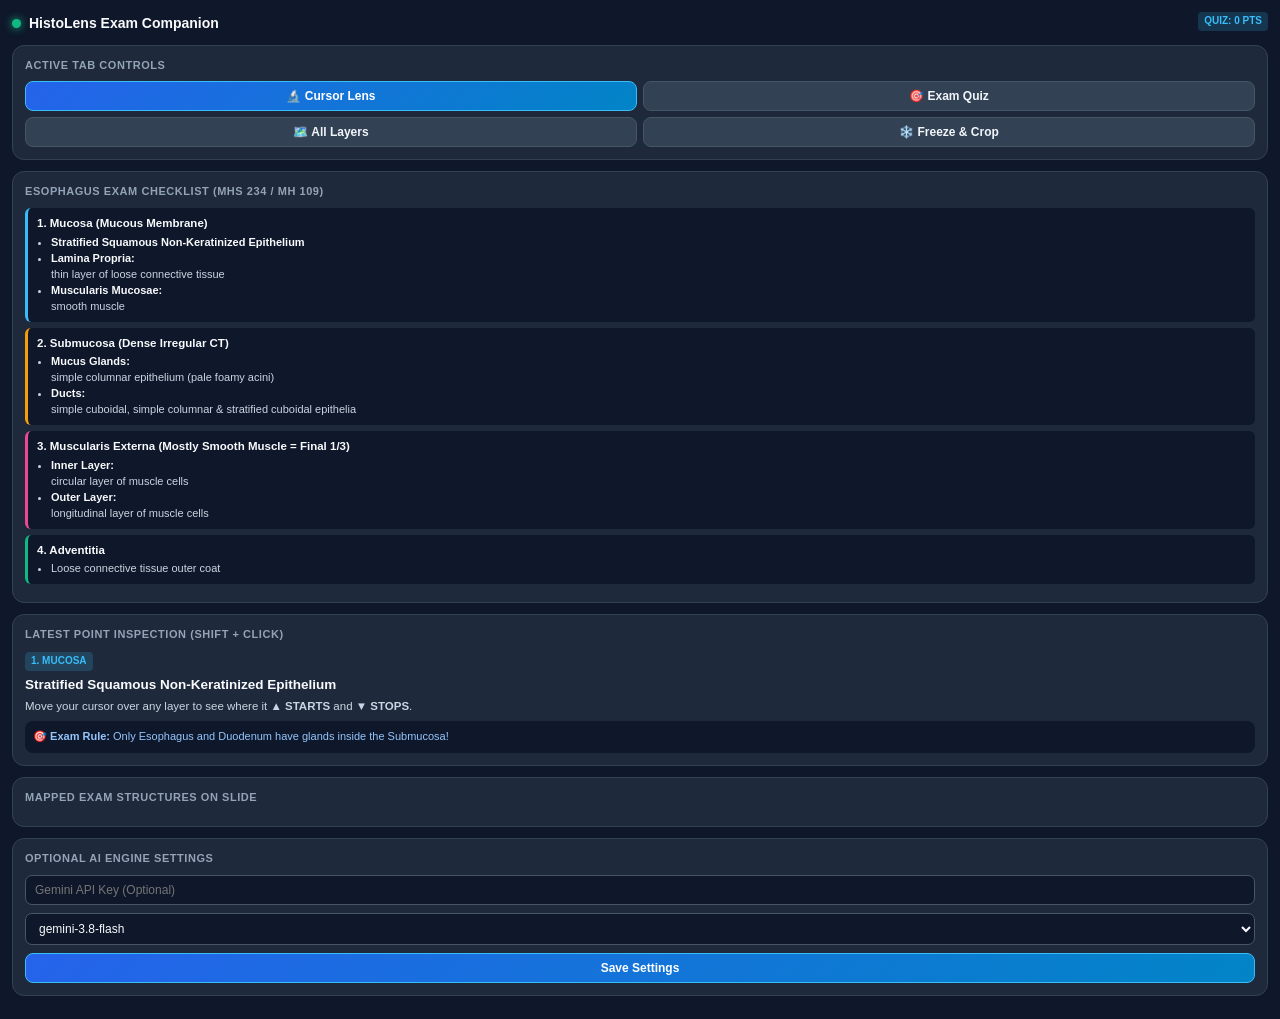
<file: histo-ai-extension/sidepanel.html>
<!DOCTYPE html>
<html lang="en">
<head>
  <meta charset="UTF-8">
  <meta name="viewport" content="width=device-width, initial-scale=1.0">
  <title>HistoLens AI Exam Companion</title>
  <style>
    :root {
      color-scheme: dark;
    }
    * {
      box-sizing: border-box;
      margin: 0;
      padding: 0;
    }
    body {
      background: #0f172a;
      color: #f8fafc;
      font-family: -apple-system, BlinkMacSystemFont, "Segoe UI", Roboto, sans-serif;
      font-size: 13px;
      padding: 12px;
      line-height: 1.45;
    }
    .card {
      background: #1e293b;
      border: 1px solid #334155;
      border-radius: 12px;
      padding: 12px;
      margin-bottom: 11px;
    }
    .header {
      display: flex;
      align-items: center;
      justify-content: space-between;
      margin-bottom: 10px;
    }
    .brand {
      display: flex;
      align-items: center;
      gap: 8px;
      font-size: 14px;
      font-weight: 700;
    }
    .dot {
      width: 9px;
      height: 9px;
      border-radius: 50%;
      background: #10b981;
      box-shadow: 0 0 8px #10b981;
    }
    .btn-grid {
      display: grid;
      grid-template-columns: repeat(2, 1fr);
      gap: 6px;
    }
    button {
      background: #334155;
      color: #f1f5f9;
      border: 1px solid #475569;
      border-radius: 8px;
      padding: 7px 10px;
      font-size: 12px;
      font-weight: 600;
      cursor: pointer;
      transition: background 0.15s ease;
    }
    button:hover {
      background: #475569;
    }
    button.primary {
      background: linear-gradient(135deg, #2563eb, #0284c7);
      border-color: #38bdf8;
      color: #ffffff;
    }
    .tag {
      display: inline-block;
      font-size: 10px;
      font-weight: 700;
      text-transform: uppercase;
      padding: 2px 6px;
      border-radius: 4px;
      background: rgba(56, 189, 248, 0.18);
      color: #38bdf8;
      margin-bottom: 4px;
    }
    .section-title {
      font-size: 11px;
      font-weight: 700;
      text-transform: uppercase;
      letter-spacing: 0.05em;
      color: #94a3b8;
      margin-bottom: 8px;
    }
    .struct-item {
      padding: 8px;
      border-radius: 8px;
      background: #0f172a;
      border: 1px solid #1e293b;
      margin-bottom: 6px;
    }
    .struct-item strong {
      color: #38bdf8;
      display: block;
      font-size: 12px;
    }
    .struct-item span {
      font-size: 11px;
      color: #cbd5e1;
    }
    .layer-box {
      background: #0f172a;
      border-left: 3px solid #38bdf8;
      padding: 7px 9px;
      border-radius: 6px;
      margin-bottom: 6px;
      font-size: 11.5px;
    }
    .layer-box strong {
      color: #f8fafc;
      display: block;
    }
    .layer-box ul {
      padding-left: 14px;
      margin-top: 3px;
      color: #cbd5e1;
      font-size: 11px;
    }
    input, select {
      width: 100%;
      background: #0f172a;
      border: 1px solid #475569;
      color: #f8fafc;
      padding: 7px 9px;
      border-radius: 7px;
      font-size: 12px;
      margin-bottom: 8px;
    }
  </style>
</head>
<body>
  <div class="header">
    <div class="brand">
      <span class="dot"></span>
      <span>HistoLens Exam Companion</span>
    </div>
    <span id="sp-score-badge" class="tag">Quiz: 0 pts</span>
  </div>

  <!-- Quick Mode Controls -->
  <div class="card">
    <div class="section-title">Active Tab Controls</div>
    <div class="btn-grid">
      <button id="sp-btn-lens" class="primary">🔬 Cursor Lens</button>
      <button id="sp-btn-quiz">🎯 Exam Quiz</button>
      <button id="sp-btn-map">🗺️ All Layers</button>
      <button id="sp-btn-scan">❄️ Freeze & Crop</button>
    </div>
  </div>

  <!-- Exact Esophagus 4-Layer Exam Rubric -->
  <div class="card">
    <div class="section-title">Esophagus Exam Checklist (MHS 234 / MH 109)</div>
    <div class="layer-box" style="border-color:#38bdf8;">
      <strong>1. Mucosa (Mucous Membrane)</strong>
      <ul>
        <li><strong>Stratified Squamous Non-Keratinized Epithelium</strong></li>
        <li><strong>Lamina Propria:</strong> thin layer of loose connective tissue</li>
        <li><strong>Muscularis Mucosae:</strong> smooth muscle</li>
      </ul>
    </div>
    <div class="layer-box" style="border-color:#f59e0b;">
      <strong>2. Submucosa (Dense Irregular CT)</strong>
      <ul>
        <li><strong>Mucus Glands:</strong> simple columnar epithelium (pale foamy acini)</li>
        <li><strong>Ducts:</strong> simple cuboidal, simple columnar &amp; stratified cuboidal epithelia</li>
      </ul>
    </div>
    <div class="layer-box" style="border-color:#ec4899;">
      <strong>3. Muscularis Externa (Mostly Smooth Muscle = Final 1/3)</strong>
      <ul>
        <li><strong>Inner Layer:</strong> circular layer of muscle cells</li>
        <li><strong>Outer Layer:</strong> longitudinal layer of muscle cells</li>
      </ul>
    </div>
    <div class="layer-box" style="border-color:#10b981;">
      <strong>4. Adventitia</strong>
      <ul>
        <li>Loose connective tissue outer coat</li>
      </ul>
    </div>
  </div>

  <!-- Deep Point Inspection Result -->
  <div class="card">
    <div class="section-title">Latest Point Inspection (Shift + Click)</div>
    <span id="sp-layer" class="tag">1. Mucosa</span>
    <h3 id="sp-title" style="font-size:13.5px;margin-bottom:4px;">Stratified Squamous Non-Keratinized Epithelium</h3>
    <p id="sp-desc" style="font-size:11.5px;color:#cbd5e1;margin-bottom:6px;">
      Move your cursor over any layer to see where it <strong>▲ STARTS</strong> and <strong>▼ STOPS</strong>.
    </p>
    <div id="sp-tip" style="background:#0f172a;padding:8px;border-radius:8px;font-size:11px;color:#93c5fd;">
      🎯 <strong>Exam Rule:</strong> Only Esophagus and Duodenum have glands inside the Submucosa!
    </div>
  </div>

  <!-- Mapped Regions on Current Slide -->
  <div class="card">
    <div class="section-title">Mapped Exam Structures on Slide</div>
    <div id="sp-regions-list"></div>
  </div>

  <!-- Gemini API Configuration -->
  <div class="card">
    <div class="section-title">Optional AI Engine Settings</div>
    <input type="password" id="sp-api-key" placeholder="Gemini API Key (Optional)">
    <select id="sp-model">
      <option value="gemini-3.8-flash">gemini-3.8-flash</option>
      <option value="gemini-4-argon">gemini-4-argon</option>
    </select>
    <button id="sp-save-settings" class="primary" style="width:100%;">Save Settings</button>
    <div id="sp-save-status" style="font-size:11px;color:#34d399;margin-top:5px;display:none;">✓ Saved!</div>
  </div>

  <script src="sidepanel.js"></script>
</body>
</html>
</file>
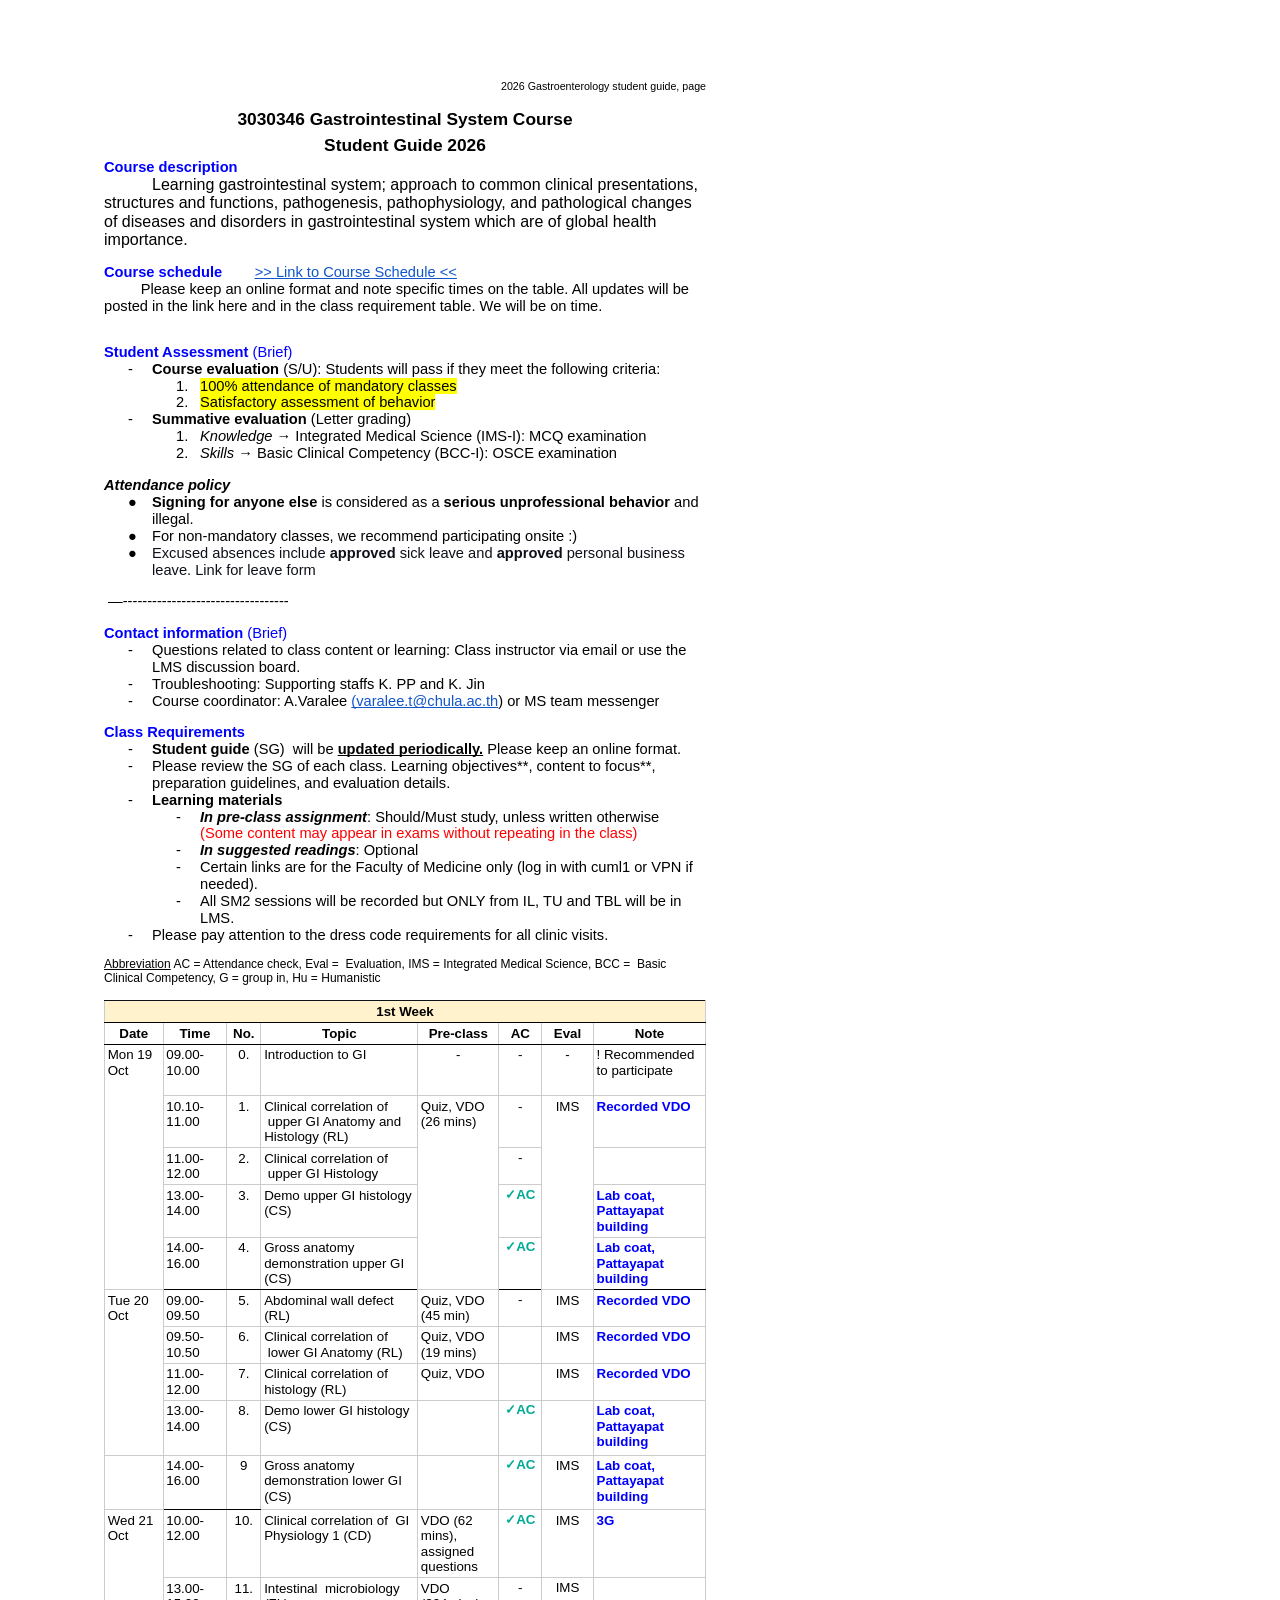
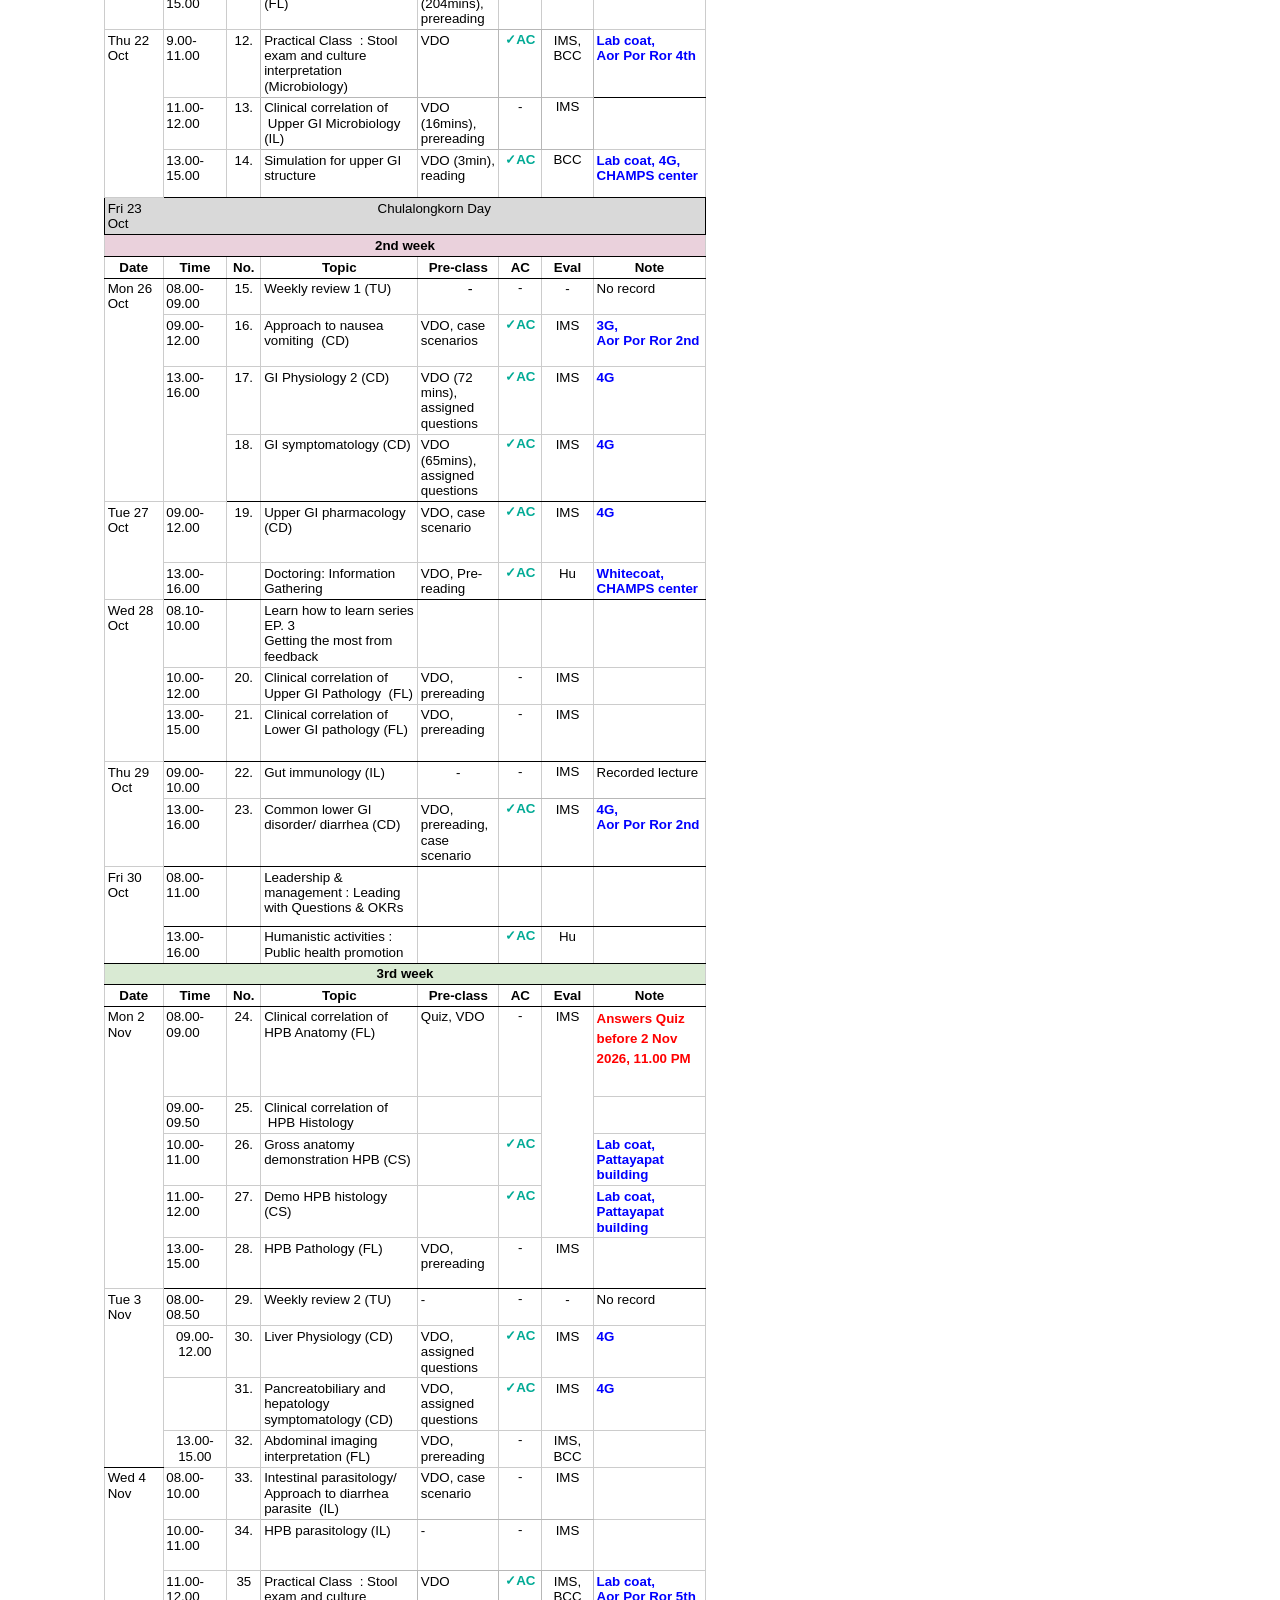
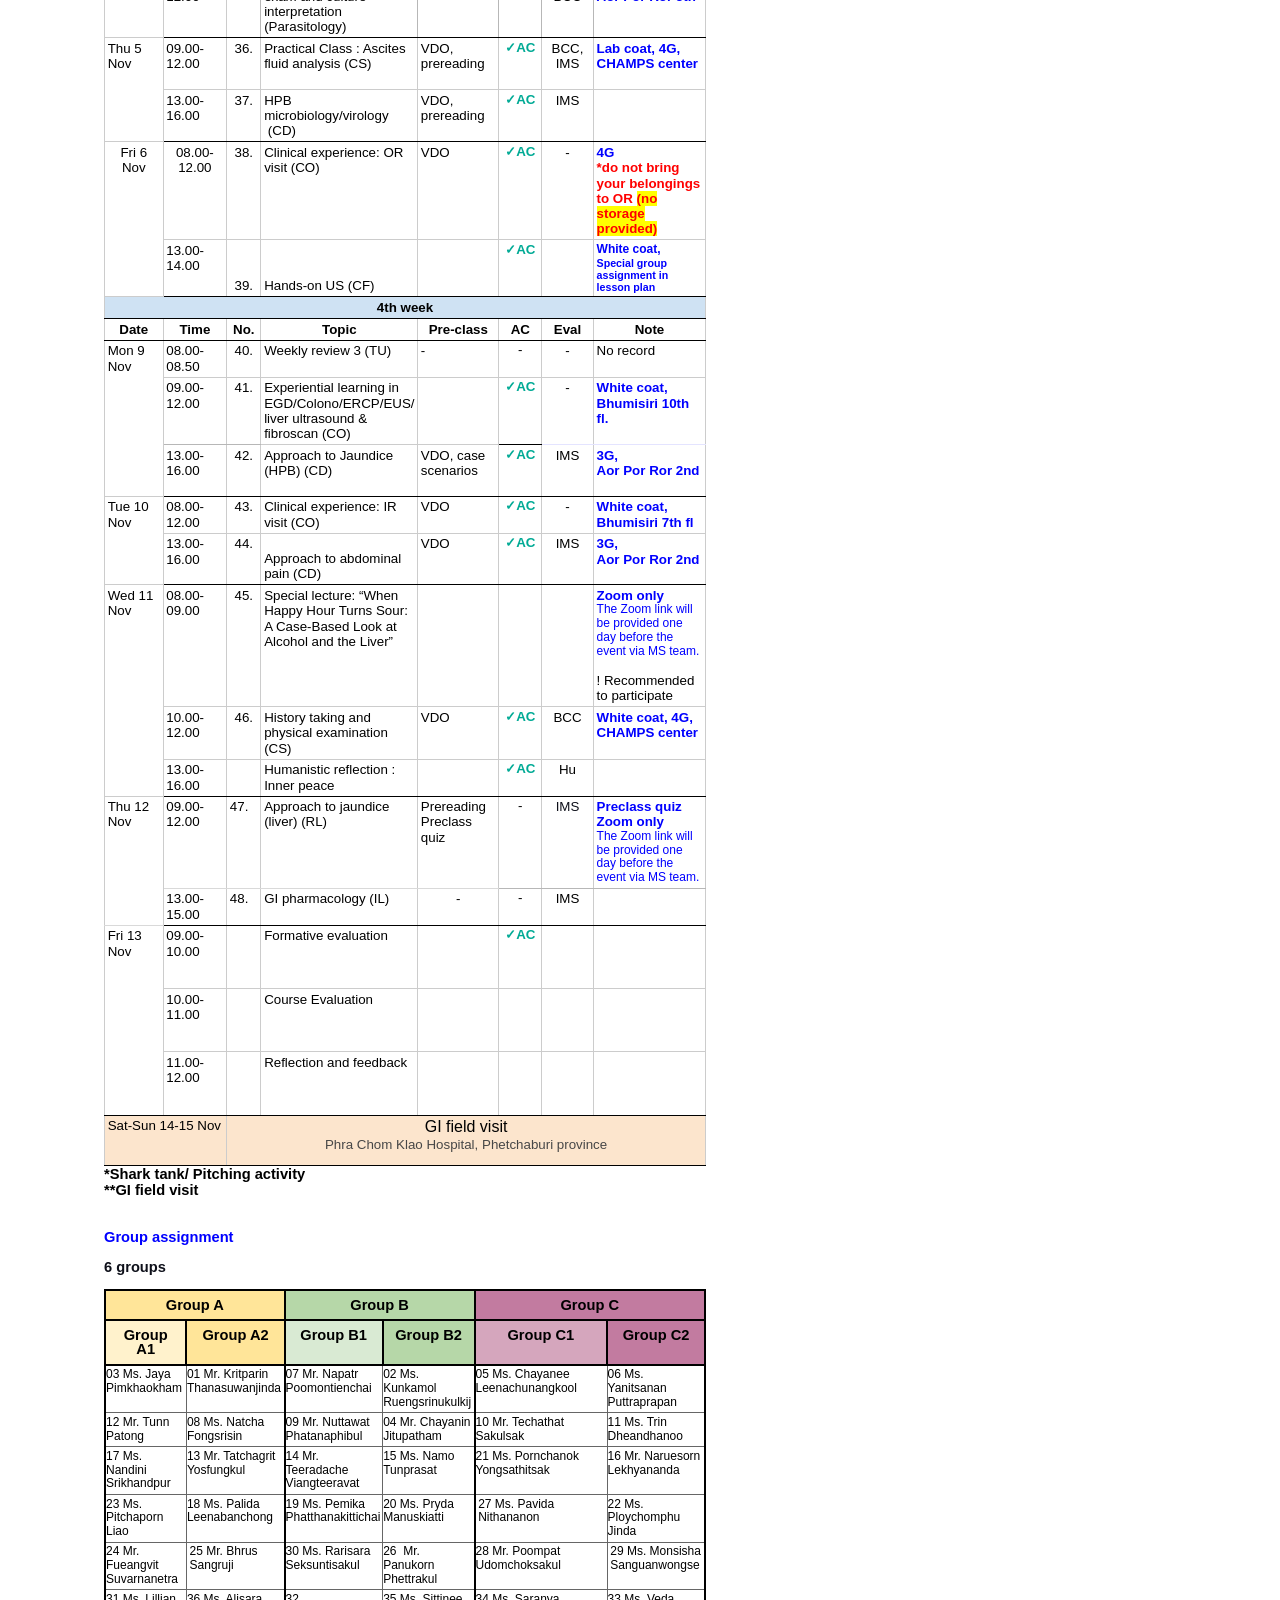
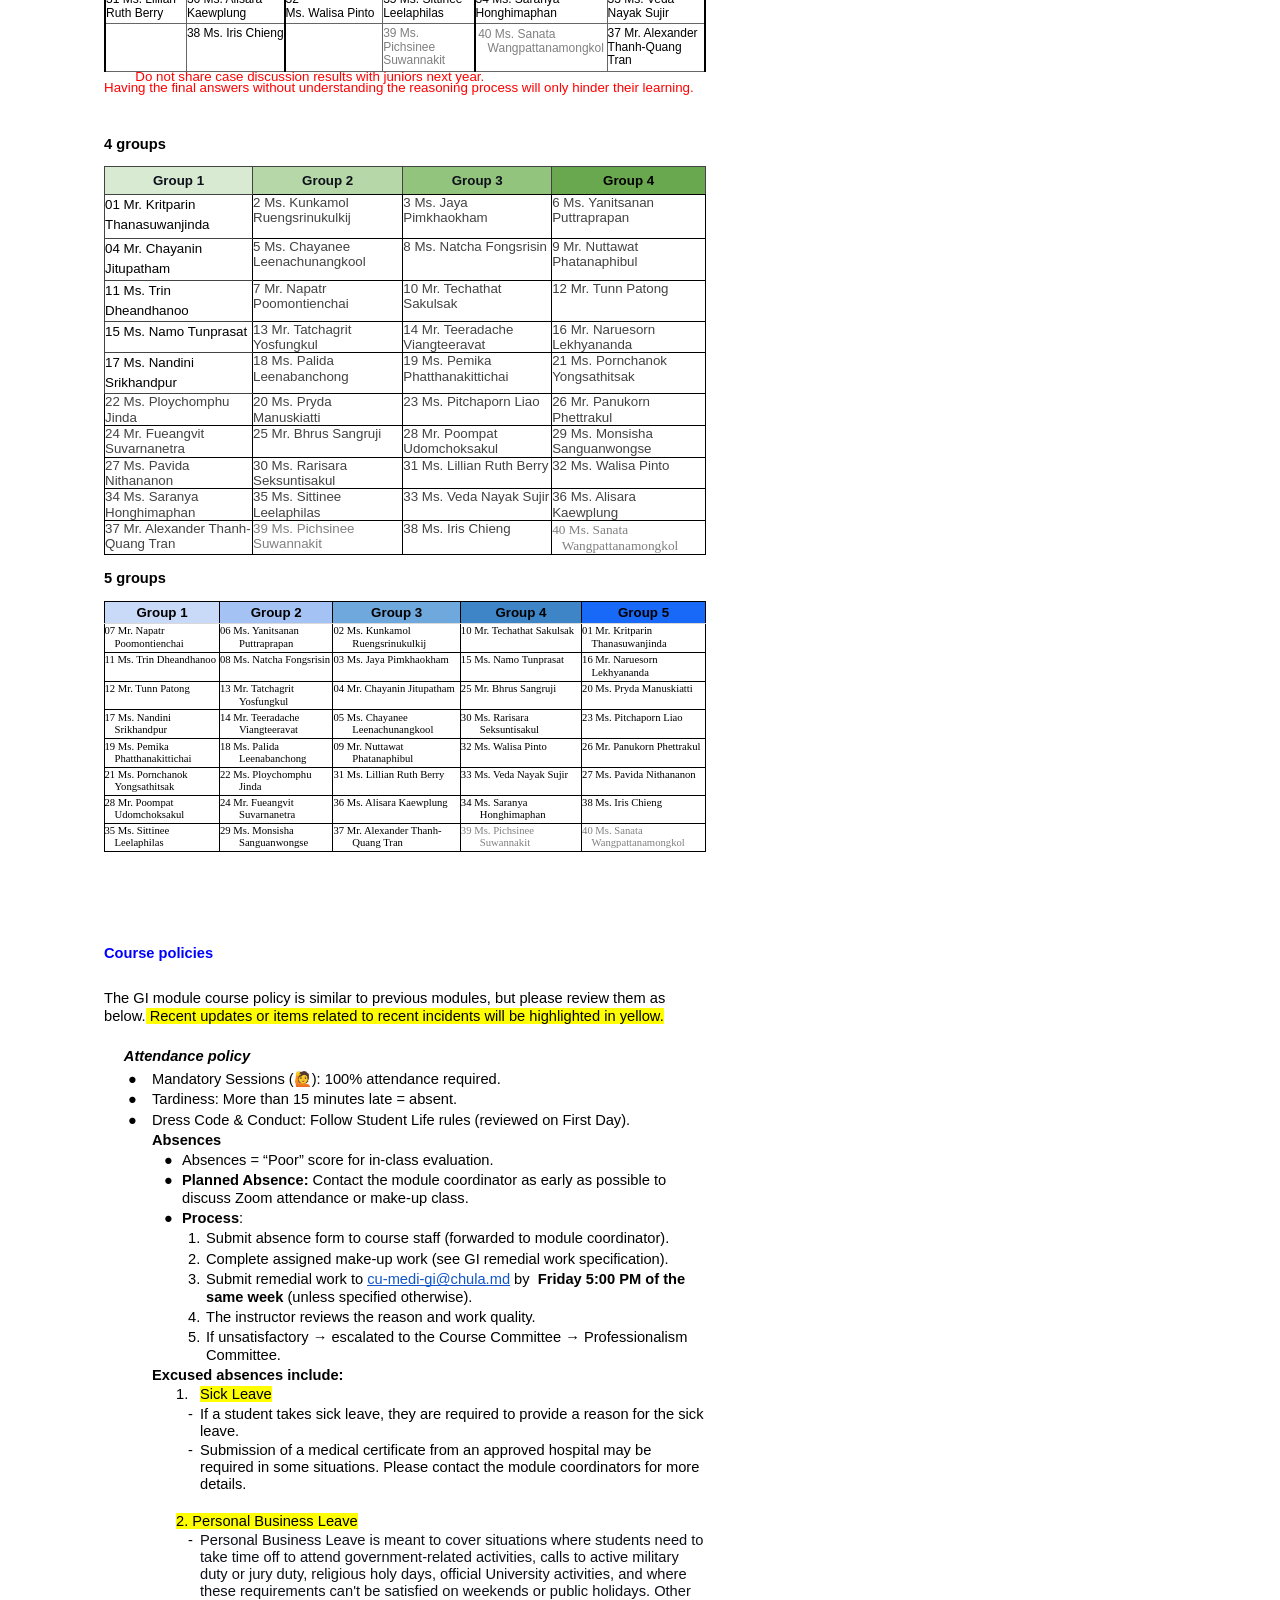
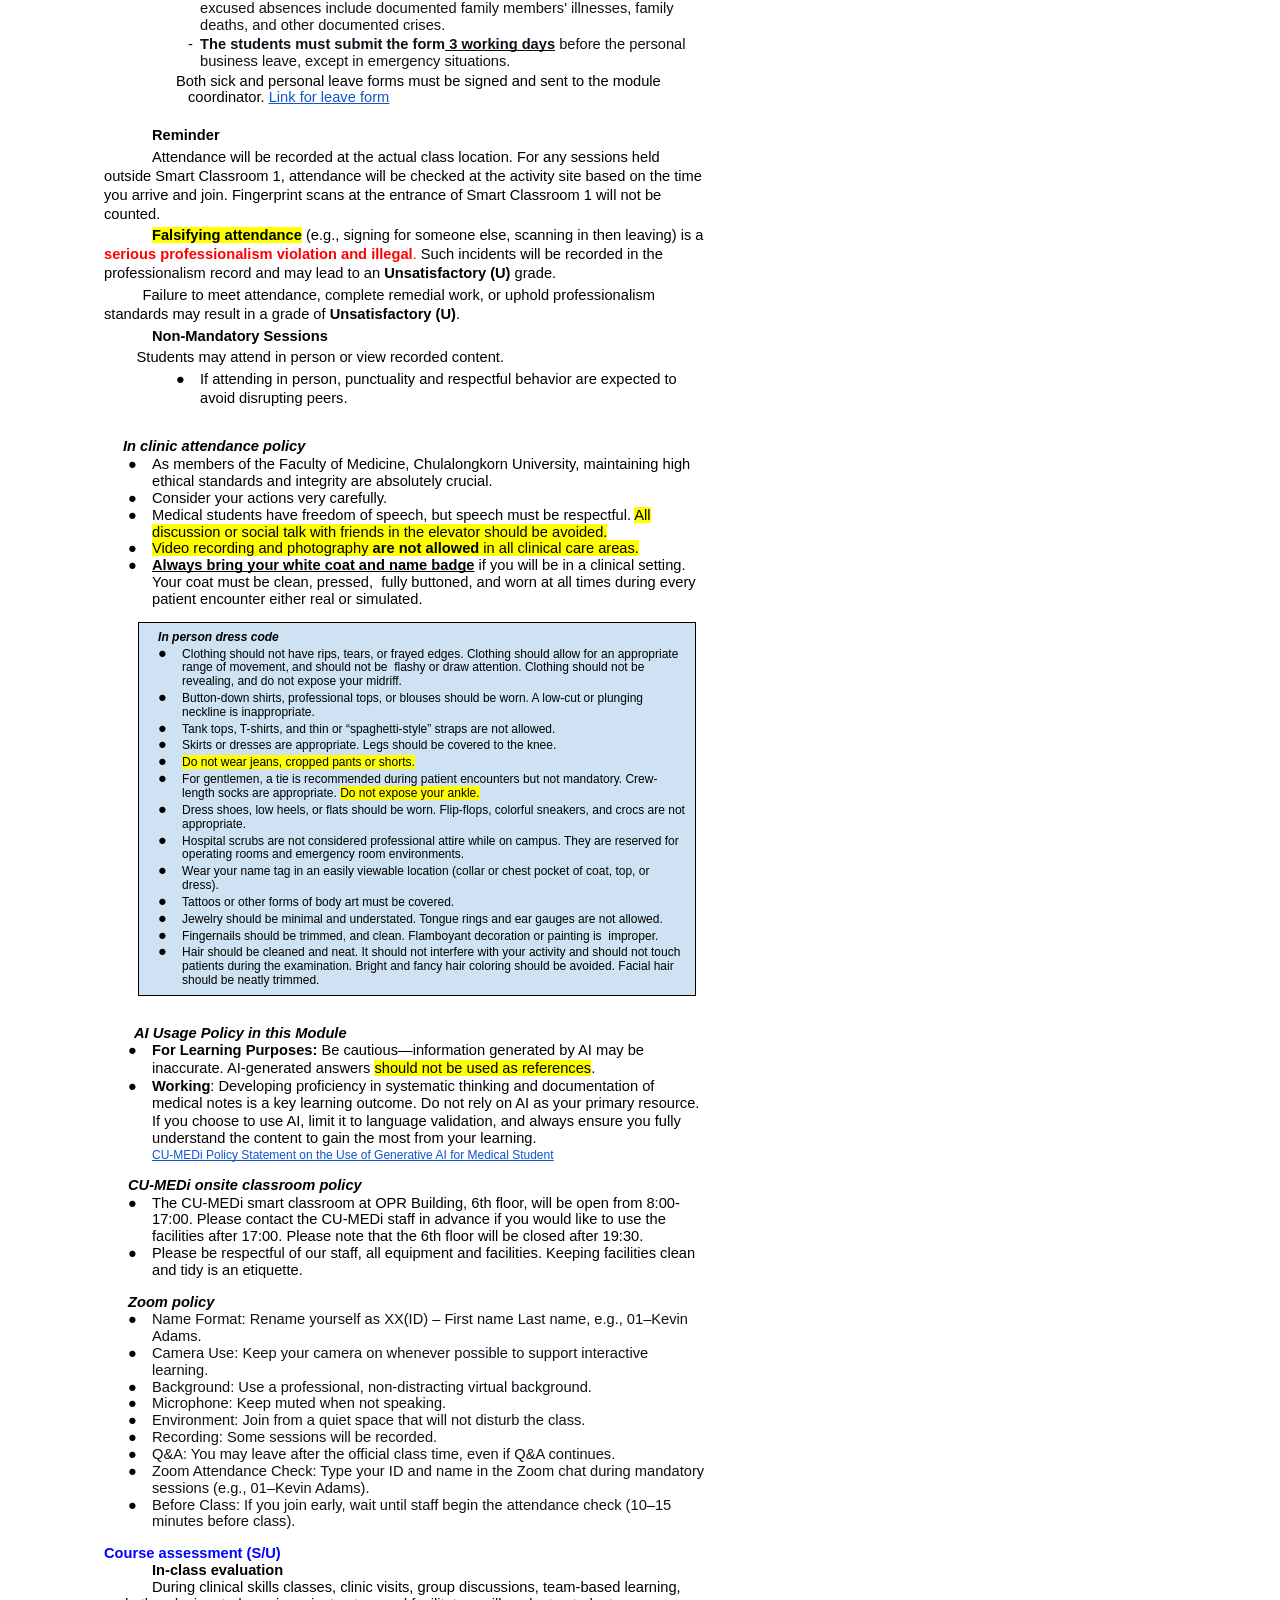
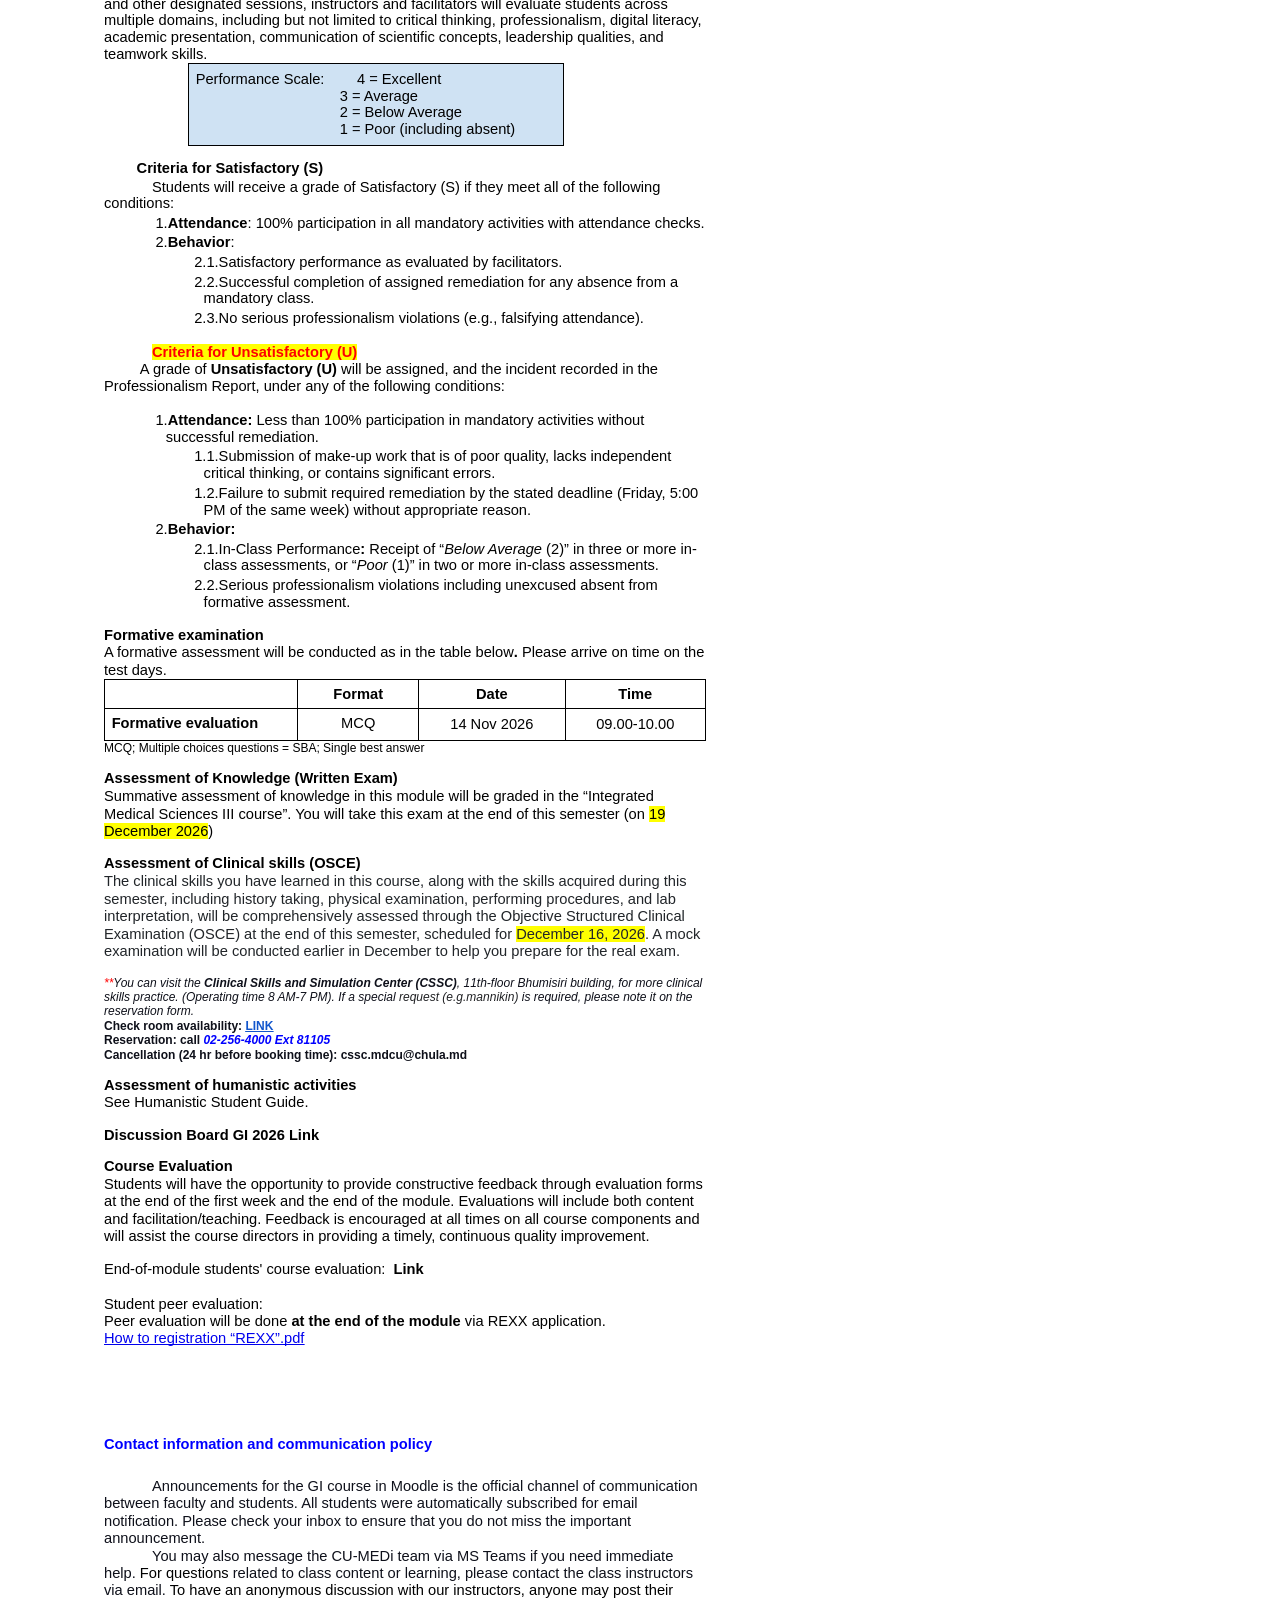
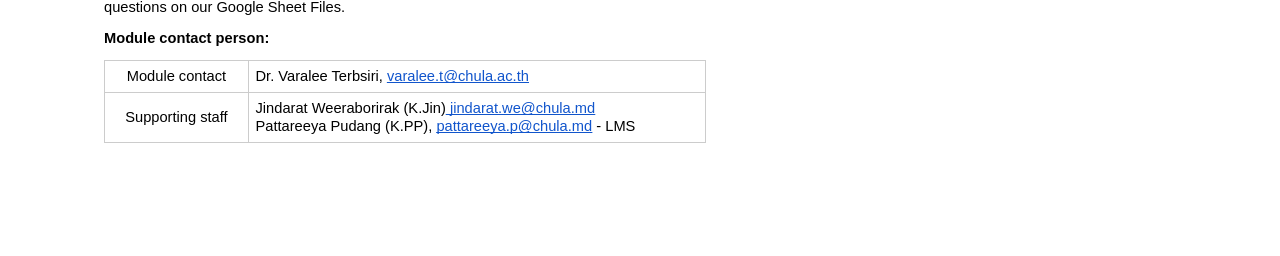
<file: Source_Files/2.GIStudentGuide2026.docx.html>
<html><head><meta content="text/html; charset=UTF-8" http-equiv="content-type"><style type="text/css">@import url(https://themes.googleusercontent.com/fonts/css?kit=JpSWUvDWyF3EGCggoS7Azhj2qBp10mrj8PDibrIXmDc);.lst-kix_list_14-1>li:before{content:"-  "}.lst-kix_list_14-3>li:before{content:"-  "}.lst-kix_list_2-1>li{counter-increment:lst-ctn-kix_list_2-1}.lst-kix_list_21-8>li{counter-increment:lst-ctn-kix_list_21-8}.lst-kix_list_14-0>li:before{content:"-  "}.lst-kix_list_14-4>li:before{content:"-  "}.lst-kix_list_14-5>li:before{content:"-  "}.lst-kix_list_14-7>li:before{content:"-  "}.lst-kix_list_14-6>li:before{content:"-  "}ul.lst-kix_list_9-3{list-style-type:none}ul.lst-kix_list_9-4{list-style-type:none}ul.lst-kix_list_9-1{list-style-type:none}ul.lst-kix_list_9-2{list-style-type:none}ul.lst-kix_list_9-7{list-style-type:none}ol.lst-kix_list_20-2.start{counter-reset:lst-ctn-kix_list_20-2 0}ul.lst-kix_list_9-8{list-style-type:none}ul.lst-kix_list_9-5{list-style-type:none}.lst-kix_list_5-0>li{counter-increment:lst-ctn-kix_list_5-0}ul.lst-kix_list_9-6{list-style-type:none}ol.lst-kix_list_2-3.start{counter-reset:lst-ctn-kix_list_2-3 0}ul.lst-kix_list_9-0{list-style-type:none}.lst-kix_list_14-2>li:before{content:"-  "}.lst-kix_list_20-7>li{counter-increment:lst-ctn-kix_list_20-7}ol.lst-kix_list_5-3.start{counter-reset:lst-ctn-kix_list_5-3 0}ul.lst-kix_list_17-1{list-style-type:none}ul.lst-kix_list_17-0{list-style-type:none}ul.lst-kix_list_17-8{list-style-type:none}ul.lst-kix_list_17-7{list-style-type:none}ol.lst-kix_list_21-6.start{counter-reset:lst-ctn-kix_list_21-6 0}ul.lst-kix_list_17-6{list-style-type:none}ul.lst-kix_list_17-5{list-style-type:none}ol.lst-kix_list_3-7.start{counter-reset:lst-ctn-kix_list_3-7 0}ul.lst-kix_list_17-4{list-style-type:none}ul.lst-kix_list_17-3{list-style-type:none}.lst-kix_list_14-8>li:before{content:"-  "}ul.lst-kix_list_17-2{list-style-type:none}.lst-kix_list_3-2>li{counter-increment:lst-ctn-kix_list_3-2}.lst-kix_list_5-0>li:before{content:"" counter(lst-ctn-kix_list_5-0,decimal) ". "}.lst-kix_list_5-4>li{counter-increment:lst-ctn-kix_list_5-4}.lst-kix_list_1-4>li{counter-increment:lst-ctn-kix_list_1-4}ol.lst-kix_list_1-6.start{counter-reset:lst-ctn-kix_list_1-6 0}.lst-kix_list_5-3>li:before{content:"" counter(lst-ctn-kix_list_5-3,decimal) ". "}.lst-kix_list_5-2>li:before{content:"" counter(lst-ctn-kix_list_5-2,lower-roman) ". "}.lst-kix_list_5-1>li:before{content:"" counter(lst-ctn-kix_list_5-1,lower-latin) ". "}.lst-kix_list_5-7>li:before{content:"" counter(lst-ctn-kix_list_5-7,lower-latin) ". "}ul.lst-kix_list_8-4{list-style-type:none}ol.lst-kix_list_20-7.start{counter-reset:lst-ctn-kix_list_20-7 0}ul.lst-kix_list_8-5{list-style-type:none}.lst-kix_list_5-6>li:before{content:"" counter(lst-ctn-kix_list_5-6,decimal) ". "}.lst-kix_list_5-8>li:before{content:"" counter(lst-ctn-kix_list_5-8,lower-roman) ". "}ul.lst-kix_list_8-2{list-style-type:none}ul.lst-kix_list_8-3{list-style-type:none}ul.lst-kix_list_8-8{list-style-type:none}ul.lst-kix_list_8-6{list-style-type:none}ul.lst-kix_list_8-7{list-style-type:none}.lst-kix_list_5-4>li:before{content:"" counter(lst-ctn-kix_list_5-4,lower-latin) ". "}.lst-kix_list_5-5>li:before{content:"" counter(lst-ctn-kix_list_5-5,lower-roman) ". "}ul.lst-kix_list_8-0{list-style-type:none}ul.lst-kix_list_8-1{list-style-type:none}.lst-kix_list_6-1>li:before{content:"\0025cb   "}.lst-kix_list_6-3>li:before{content:"\0025cf   "}.lst-kix_list_6-0>li:before{content:"\0025cf   "}.lst-kix_list_6-4>li:before{content:"\0025cb   "}ul.lst-kix_list_16-2{list-style-type:none}ul.lst-kix_list_16-1{list-style-type:none}ul.lst-kix_list_16-0{list-style-type:none}.lst-kix_list_3-6>li{counter-increment:lst-ctn-kix_list_3-6}.lst-kix_list_6-2>li:before{content:"\0025a0   "}ul.lst-kix_list_16-8{list-style-type:none}ul.lst-kix_list_16-7{list-style-type:none}ul.lst-kix_list_16-6{list-style-type:none}.lst-kix_list_2-5>li{counter-increment:lst-ctn-kix_list_2-5}.lst-kix_list_2-8>li{counter-increment:lst-ctn-kix_list_2-8}ol.lst-kix_list_3-2.start{counter-reset:lst-ctn-kix_list_3-2 0}ul.lst-kix_list_16-5{list-style-type:none}ul.lst-kix_list_16-4{list-style-type:none}.lst-kix_list_6-8>li:before{content:"\0025a0   "}ul.lst-kix_list_16-3{list-style-type:none}.lst-kix_list_6-5>li:before{content:"\0025a0   "}.lst-kix_list_6-7>li:before{content:"\0025cb   "}.lst-kix_list_6-6>li:before{content:"\0025cf   "}.lst-kix_list_7-4>li:before{content:"\0025cb   "}.lst-kix_list_7-6>li:before{content:"\0025cf   "}.lst-kix_list_22-2>li:before{content:"\0025a0   "}.lst-kix_list_22-6>li:before{content:"\0025cf   "}.lst-kix_list_7-2>li:before{content:"\0025a0   "}.lst-kix_list_22-0>li:before{content:"\0025cf   "}.lst-kix_list_22-8>li:before{content:"\0025a0   "}.lst-kix_list_13-7>li:before{content:"\0025cb   "}ol.lst-kix_list_3-0.start{counter-reset:lst-ctn-kix_list_3-0 0}.lst-kix_list_5-7>li{counter-increment:lst-ctn-kix_list_5-7}.lst-kix_list_7-8>li:before{content:"\0025a0   "}.lst-kix_list_22-4>li:before{content:"\0025cb   "}ol.lst-kix_list_2-5.start{counter-reset:lst-ctn-kix_list_2-5 0}.lst-kix_list_15-5>li:before{content:"\0025a0   "}.lst-kix_list_4-1>li:before{content:"\0025cb   "}.lst-kix_list_15-7>li:before{content:"\0025cb   "}ul.lst-kix_list_19-7{list-style-type:none}ul.lst-kix_list_19-6{list-style-type:none}.lst-kix_list_4-3>li:before{content:"\0025cf   "}.lst-kix_list_4-5>li:before{content:"\0025a0   "}ul.lst-kix_list_19-5{list-style-type:none}ul.lst-kix_list_19-4{list-style-type:none}ul.lst-kix_list_19-3{list-style-type:none}.lst-kix_list_1-8>li{counter-increment:lst-ctn-kix_list_1-8}ul.lst-kix_list_19-2{list-style-type:none}ul.lst-kix_list_19-1{list-style-type:none}ul.lst-kix_list_19-0{list-style-type:none}.lst-kix_list_15-1>li:before{content:"\0025cb   "}ol.lst-kix_list_1-4.start{counter-reset:lst-ctn-kix_list_1-4 0}.lst-kix_list_3-5>li{counter-increment:lst-ctn-kix_list_3-5}ol.lst-kix_list_1-1.start{counter-reset:lst-ctn-kix_list_1-1 0}.lst-kix_list_15-3>li:before{content:"\0025cf   "}ul.lst-kix_list_19-8{list-style-type:none}.lst-kix_list_20-0>li{counter-increment:lst-ctn-kix_list_20-0}ol.lst-kix_list_2-8.start{counter-reset:lst-ctn-kix_list_2-8 0}.lst-kix_list_12-3>li:before{content:"-  "}.lst-kix_list_12-1>li:before{content:"-  "}.lst-kix_list_21-4>li{counter-increment:lst-ctn-kix_list_21-4}.lst-kix_list_13-3>li:before{content:"\0025cf   "}ul.lst-kix_list_18-0{list-style-type:none}ol.lst-kix_list_5-8.start{counter-reset:lst-ctn-kix_list_5-8 0}.lst-kix_list_1-3>li{counter-increment:lst-ctn-kix_list_1-3}li.li-bullet-4:before{margin-left:-9pt;white-space:nowrap;display:inline-block;min-width:9pt}.lst-kix_list_13-5>li:before{content:"\0025a0   "}.lst-kix_list_12-5>li:before{content:"-  "}ul.lst-kix_list_18-8{list-style-type:none}ul.lst-kix_list_18-7{list-style-type:none}ul.lst-kix_list_18-6{list-style-type:none}ul.lst-kix_list_18-5{list-style-type:none}.lst-kix_list_12-7>li:before{content:"-  "}ul.lst-kix_list_18-4{list-style-type:none}ul.lst-kix_list_18-3{list-style-type:none}ul.lst-kix_list_18-2{list-style-type:none}ol.lst-kix_list_21-1.start{counter-reset:lst-ctn-kix_list_21-1 0}ul.lst-kix_list_18-1{list-style-type:none}.lst-kix_list_13-1>li:before{content:"\0025cb   "}ol.lst-kix_list_3-1{list-style-type:none}ol.lst-kix_list_3-2{list-style-type:none}ol.lst-kix_list_3-3{list-style-type:none}ol.lst-kix_list_3-4.start{counter-reset:lst-ctn-kix_list_3-4 0}.lst-kix_list_5-1>li{counter-increment:lst-ctn-kix_list_5-1}ol.lst-kix_list_3-4{list-style-type:none}ol.lst-kix_list_21-3.start{counter-reset:lst-ctn-kix_list_21-3 0}ol.lst-kix_list_3-0{list-style-type:none}.lst-kix_list_1-1>li{counter-increment:lst-ctn-kix_list_1-1}ol.lst-kix_list_2-6.start{counter-reset:lst-ctn-kix_list_2-6 0}.lst-kix_list_3-0>li:before{content:"" counter(lst-ctn-kix_list_3-0,decimal) ". "}ol.lst-kix_list_20-5.start{counter-reset:lst-ctn-kix_list_20-5 0}.lst-kix_list_21-8>li:before{content:"" counter(lst-ctn-kix_list_21-0,decimal) "." counter(lst-ctn-kix_list_21-1,decimal) "." counter(lst-ctn-kix_list_21-2,decimal) "." counter(lst-ctn-kix_list_21-3,decimal) "." counter(lst-ctn-kix_list_21-4,decimal) "." counter(lst-ctn-kix_list_21-5,decimal) "." counter(lst-ctn-kix_list_21-6,decimal) "." counter(lst-ctn-kix_list_21-7,decimal) "." counter(lst-ctn-kix_list_21-8,decimal) ". "}.lst-kix_list_3-4>li:before{content:"" counter(lst-ctn-kix_list_3-4,lower-latin) ". "}.lst-kix_list_3-3>li:before{content:"" counter(lst-ctn-kix_list_3-3,decimal) ". "}ol.lst-kix_list_3-5{list-style-type:none}ol.lst-kix_list_3-6{list-style-type:none}.lst-kix_list_8-0>li:before{content:"\0025cf   "}ol.lst-kix_list_3-7{list-style-type:none}ol.lst-kix_list_3-8{list-style-type:none}.lst-kix_list_8-7>li:before{content:"\0025cb   "}.lst-kix_list_3-8>li:before{content:"" counter(lst-ctn-kix_list_3-8,lower-roman) ". "}.lst-kix_list_21-0>li:before{content:"" counter(lst-ctn-kix_list_21-0,decimal) ". "}.lst-kix_list_21-1>li:before{content:"" counter(lst-ctn-kix_list_21-0,decimal) "." counter(lst-ctn-kix_list_21-1,decimal) ". "}.lst-kix_list_8-3>li:before{content:"\0025cf   "}ul.lst-kix_list_13-5{list-style-type:none}ul.lst-kix_list_13-4{list-style-type:none}ul.lst-kix_list_13-3{list-style-type:none}ul.lst-kix_list_13-2{list-style-type:none}ul.lst-kix_list_13-1{list-style-type:none}.lst-kix_list_3-7>li:before{content:"" counter(lst-ctn-kix_list_3-7,lower-latin) ". "}ul.lst-kix_list_13-0{list-style-type:none}.lst-kix_list_8-4>li:before{content:"\0025cb   "}ul.lst-kix_list_13-8{list-style-type:none}.lst-kix_list_11-1>li:before{content:"-  "}ul.lst-kix_list_13-7{list-style-type:none}.lst-kix_list_21-5>li:before{content:"" counter(lst-ctn-kix_list_21-0,decimal) "." counter(lst-ctn-kix_list_21-1,decimal) "." counter(lst-ctn-kix_list_21-2,decimal) "." counter(lst-ctn-kix_list_21-3,decimal) "." counter(lst-ctn-kix_list_21-4,decimal) "." counter(lst-ctn-kix_list_21-5,decimal) ". "}ul.lst-kix_list_13-6{list-style-type:none}.lst-kix_list_21-4>li:before{content:"" counter(lst-ctn-kix_list_21-0,decimal) "." counter(lst-ctn-kix_list_21-1,decimal) "." counter(lst-ctn-kix_list_21-2,decimal) "." counter(lst-ctn-kix_list_21-3,decimal) "." counter(lst-ctn-kix_list_21-4,decimal) ". "}.lst-kix_list_11-0>li:before{content:"-  "}.lst-kix_list_8-8>li:before{content:"\0025a0   "}ol.lst-kix_list_2-2{list-style-type:none}.lst-kix_list_16-8>li:before{content:"\0025a0   "}ol.lst-kix_list_2-3{list-style-type:none}ol.lst-kix_list_2-4{list-style-type:none}.lst-kix_list_16-7>li:before{content:"\0025cb   "}ol.lst-kix_list_2-5{list-style-type:none}ol.lst-kix_list_2-0{list-style-type:none}ol.lst-kix_list_2-1{list-style-type:none}.lst-kix_list_4-8>li:before{content:"\0025a0   "}.lst-kix_list_21-5>li{counter-increment:lst-ctn-kix_list_21-5}.lst-kix_list_4-7>li:before{content:"\0025cb   "}ol.lst-kix_list_20-0.start{counter-reset:lst-ctn-kix_list_20-0 0}.lst-kix_list_17-0>li:before{content:"-  "}li.li-bullet-7:before{margin-left:-7.1pt;white-space:nowrap;display:inline-block;min-width:7.1pt}ul.lst-kix_list_4-8{list-style-type:none}.lst-kix_list_16-0>li:before{content:"\0025cf   "}ul.lst-kix_list_4-6{list-style-type:none}ul.lst-kix_list_4-7{list-style-type:none}.lst-kix_list_21-0>li{counter-increment:lst-ctn-kix_list_21-0}ul.lst-kix_list_4-0{list-style-type:none}.lst-kix_list_16-4>li:before{content:"\0025cb   "}ul.lst-kix_list_4-1{list-style-type:none}ol.lst-kix_list_3-3.start{counter-reset:lst-ctn-kix_list_3-3 0}.lst-kix_list_16-3>li:before{content:"\0025cf   "}ul.lst-kix_list_4-4{list-style-type:none}ol.lst-kix_list_2-6{list-style-type:none}ul.lst-kix_list_4-5{list-style-type:none}ol.lst-kix_list_2-7{list-style-type:none}ul.lst-kix_list_4-2{list-style-type:none}ol.lst-kix_list_2-8{list-style-type:none}ul.lst-kix_list_4-3{list-style-type:none}ul.lst-kix_list_12-6{list-style-type:none}ul.lst-kix_list_12-5{list-style-type:none}.lst-kix_list_17-7>li:before{content:"-  "}ul.lst-kix_list_12-4{list-style-type:none}ul.lst-kix_list_12-3{list-style-type:none}ul.lst-kix_list_12-2{list-style-type:none}ol.lst-kix_list_21-4.start{counter-reset:lst-ctn-kix_list_21-4 0}ul.lst-kix_list_12-1{list-style-type:none}.lst-kix_list_17-8>li:before{content:"-  "}ul.lst-kix_list_12-0{list-style-type:none}.lst-kix_list_17-3>li:before{content:"-  "}.lst-kix_list_17-4>li:before{content:"-  "}ol.lst-kix_list_20-6.start{counter-reset:lst-ctn-kix_list_20-6 0}ul.lst-kix_list_12-8{list-style-type:none}ul.lst-kix_list_12-7{list-style-type:none}.lst-kix_list_7-0>li:before{content:"\0025cf   "}.lst-kix_list_2-2>li{counter-increment:lst-ctn-kix_list_2-2}ol.lst-kix_list_5-0{list-style-type:none}.lst-kix_list_3-7>li{counter-increment:lst-ctn-kix_list_3-7}ol.lst-kix_list_5-1{list-style-type:none}ol.lst-kix_list_5-2{list-style-type:none}.lst-kix_list_22-5>li:before{content:"\0025a0   "}.lst-kix_list_2-4>li:before{content:"" counter(lst-ctn-kix_list_2-0,decimal) "." counter(lst-ctn-kix_list_2-1,decimal) "." counter(lst-ctn-kix_list_2-2,decimal) "." counter(lst-ctn-kix_list_2-3,decimal) "." counter(lst-ctn-kix_list_2-4,decimal) ". "}.lst-kix_list_2-8>li:before{content:"" counter(lst-ctn-kix_list_2-0,decimal) "." counter(lst-ctn-kix_list_2-1,decimal) "." counter(lst-ctn-kix_list_2-2,decimal) "." counter(lst-ctn-kix_list_2-3,decimal) "." counter(lst-ctn-kix_list_2-4,decimal) "." counter(lst-ctn-kix_list_2-5,decimal) "." counter(lst-ctn-kix_list_2-6,decimal) "." counter(lst-ctn-kix_list_2-7,decimal) "." counter(lst-ctn-kix_list_2-8,decimal) ". "}.lst-kix_list_21-2>li{counter-increment:lst-ctn-kix_list_21-2}.lst-kix_list_22-1>li:before{content:"\0025cb   "}.lst-kix_list_20-2>li{counter-increment:lst-ctn-kix_list_20-2}.lst-kix_list_7-3>li:before{content:"\0025cf   "}ul.lst-kix_list_7-5{list-style-type:none}.lst-kix_list_10-0>li:before{content:"-  "}ul.lst-kix_list_7-6{list-style-type:none}ol.lst-kix_list_21-7.start{counter-reset:lst-ctn-kix_list_21-7 0}ul.lst-kix_list_7-3{list-style-type:none}ul.lst-kix_list_7-4{list-style-type:none}.lst-kix_list_13-8>li:before{content:"\0025a0   "}.lst-kix_list_18-3>li:before{content:"-  "}.lst-kix_list_18-7>li:before{content:"-  "}ul.lst-kix_list_7-7{list-style-type:none}ul.lst-kix_list_7-8{list-style-type:none}ol.lst-kix_list_5-7{list-style-type:none}ol.lst-kix_list_5-8{list-style-type:none}ol.lst-kix_list_5-3{list-style-type:none}ul.lst-kix_list_7-1{list-style-type:none}ol.lst-kix_list_5-4{list-style-type:none}ul.lst-kix_list_7-2{list-style-type:none}ol.lst-kix_list_3-8.start{counter-reset:lst-ctn-kix_list_3-8 0}ol.lst-kix_list_5-5{list-style-type:none}ol.lst-kix_list_5-6{list-style-type:none}ul.lst-kix_list_7-0{list-style-type:none}.lst-kix_list_7-7>li:before{content:"\0025cb   "}.lst-kix_list_20-4>li{counter-increment:lst-ctn-kix_list_20-4}.lst-kix_list_15-4>li:before{content:"\0025cb   "}.lst-kix_list_5-8>li{counter-increment:lst-ctn-kix_list_5-8}.lst-kix_list_10-4>li:before{content:"-  "}.lst-kix_list_10-8>li:before{content:"-  "}ol.lst-kix_list_20-4.start{counter-reset:lst-ctn-kix_list_20-4 0}.lst-kix_list_4-0>li:before{content:"\0025cf   "}ul.lst-kix_list_15-3{list-style-type:none}ul.lst-kix_list_15-2{list-style-type:none}.lst-kix_list_15-0>li:before{content:"\0025cf   "}ul.lst-kix_list_15-1{list-style-type:none}.lst-kix_list_15-8>li:before{content:"\0025a0   "}ul.lst-kix_list_15-0{list-style-type:none}li.li-bullet-3:before{margin-left:-9pt;white-space:nowrap;display:inline-block;min-width:9pt}.lst-kix_list_4-4>li:before{content:"\0025cb   "}ol.lst-kix_list_20-1.start{counter-reset:lst-ctn-kix_list_20-1 0}ol.lst-kix_list_2-2.start{counter-reset:lst-ctn-kix_list_2-2 0}ul.lst-kix_list_15-8{list-style-type:none}ul.lst-kix_list_15-7{list-style-type:none}ul.lst-kix_list_15-6{list-style-type:none}.lst-kix_list_9-3>li:before{content:"-  "}ul.lst-kix_list_15-5{list-style-type:none}ul.lst-kix_list_15-4{list-style-type:none}.lst-kix_list_9-7>li:before{content:"-  "}.lst-kix_list_2-4>li{counter-increment:lst-ctn-kix_list_2-4}ol.lst-kix_list_21-8.start{counter-reset:lst-ctn-kix_list_21-8 0}ol.lst-kix_list_3-6.start{counter-reset:lst-ctn-kix_list_3-6 0}li.li-bullet-8:before{margin-left:-7.1pt;white-space:nowrap;display:inline-block;min-width:7.1pt}.lst-kix_list_11-4>li:before{content:"-  "}.lst-kix_list_12-4>li:before{content:"-  "}ul.lst-kix_list_6-6{list-style-type:none}ul.lst-kix_list_6-7{list-style-type:none}.lst-kix_list_5-3>li{counter-increment:lst-ctn-kix_list_5-3}.lst-kix_list_20-5>li:before{content:"" counter(lst-ctn-kix_list_20-5,lower-roman) ". "}ul.lst-kix_list_6-4{list-style-type:none}ul.lst-kix_list_6-5{list-style-type:none}ul.lst-kix_list_6-8{list-style-type:none}.lst-kix_list_1-0>li:before{content:"" counter(lst-ctn-kix_list_1-0,decimal) ". "}.lst-kix_list_20-1>li:before{content:"" counter(lst-ctn-kix_list_20-1,lower-latin) ". "}ul.lst-kix_list_6-2{list-style-type:none}.lst-kix_list_11-8>li:before{content:"-  "}ul.lst-kix_list_6-3{list-style-type:none}ol.lst-kix_list_2-0.start{counter-reset:lst-ctn-kix_list_2-0 0}ul.lst-kix_list_6-0{list-style-type:none}.lst-kix_list_12-0>li:before{content:"-  "}ul.lst-kix_list_6-1{list-style-type:none}.lst-kix_list_1-4>li:before{content:"" counter(lst-ctn-kix_list_1-4,lower-latin) ". "}.lst-kix_list_13-0>li:before{content:"\0025cf   "}ol.lst-kix_list_3-5.start{counter-reset:lst-ctn-kix_list_3-5 0}.lst-kix_list_21-7>li{counter-increment:lst-ctn-kix_list_21-7}ul.lst-kix_list_14-4{list-style-type:none}ul.lst-kix_list_14-3{list-style-type:none}.lst-kix_list_1-6>li{counter-increment:lst-ctn-kix_list_1-6}ul.lst-kix_list_14-2{list-style-type:none}.lst-kix_list_13-4>li:before{content:"\0025cb   "}ul.lst-kix_list_14-1{list-style-type:none}ul.lst-kix_list_14-0{list-style-type:none}ul.lst-kix_list_14-8{list-style-type:none}ul.lst-kix_list_14-7{list-style-type:none}.lst-kix_list_2-0>li:before{content:"" counter(lst-ctn-kix_list_2-0,decimal) ". "}ol.lst-kix_list_2-1.start{counter-reset:lst-ctn-kix_list_2-1 0}ul.lst-kix_list_14-6{list-style-type:none}ul.lst-kix_list_14-5{list-style-type:none}.lst-kix_list_1-8>li:before{content:"" counter(lst-ctn-kix_list_1-8,lower-roman) ". "}ol.lst-kix_list_20-3.start{counter-reset:lst-ctn-kix_list_20-3 0}.lst-kix_list_12-8>li:before{content:"-  "}.lst-kix_list_19-0>li:before{content:"\0025cf   "}.lst-kix_list_19-1>li:before{content:"\0025cb   "}.lst-kix_list_19-4>li:before{content:"\0025cb   "}.lst-kix_list_19-2>li:before{content:"\0025a0   "}.lst-kix_list_19-3>li:before{content:"\0025cf   "}ol.lst-kix_list_21-0.start{counter-reset:lst-ctn-kix_list_21-0 0}ol.lst-kix_list_3-1.start{counter-reset:lst-ctn-kix_list_3-1 0}ol.lst-kix_list_1-5.start{counter-reset:lst-ctn-kix_list_1-5 0}.lst-kix_list_2-3>li{counter-increment:lst-ctn-kix_list_2-3}.lst-kix_list_1-2>li{counter-increment:lst-ctn-kix_list_1-2}.lst-kix_list_19-8>li:before{content:"\0025a0   "}ol.lst-kix_list_20-8.start{counter-reset:lst-ctn-kix_list_20-8 0}.lst-kix_list_5-2>li{counter-increment:lst-ctn-kix_list_5-2}.lst-kix_list_19-5>li:before{content:"\0025a0   "}.lst-kix_list_19-6>li:before{content:"\0025cf   "}.lst-kix_list_19-7>li:before{content:"\0025cb   "}ol.lst-kix_list_21-5.start{counter-reset:lst-ctn-kix_list_21-5 0}.lst-kix_list_20-5>li{counter-increment:lst-ctn-kix_list_20-5}li.li-bullet-6:before{margin-left:-7.7pt;white-space:nowrap;display:inline-block;min-width:7.7pt}.lst-kix_list_21-6>li{counter-increment:lst-ctn-kix_list_21-6}ol.lst-kix_list_1-0.start{counter-reset:lst-ctn-kix_list_1-0 0}.lst-kix_list_18-0>li:before{content:"-  "}.lst-kix_list_3-0>li{counter-increment:lst-ctn-kix_list_3-0}.lst-kix_list_18-1>li:before{content:"-  "}.lst-kix_list_18-2>li:before{content:"-  "}li.li-bullet-2:before{margin-left:-13.5pt;white-space:nowrap;display:inline-block;min-width:13.5pt}ol.lst-kix_list_2-4.start{counter-reset:lst-ctn-kix_list_2-4 0}ul.lst-kix_list_22-0{list-style-type:none}ol.lst-kix_list_1-3{list-style-type:none}ul.lst-kix_list_22-1{list-style-type:none}ol.lst-kix_list_1-4{list-style-type:none}.lst-kix_list_2-7>li:before{content:"" counter(lst-ctn-kix_list_2-0,decimal) "." counter(lst-ctn-kix_list_2-1,decimal) "." counter(lst-ctn-kix_list_2-2,decimal) "." counter(lst-ctn-kix_list_2-3,decimal) "." counter(lst-ctn-kix_list_2-4,decimal) "." counter(lst-ctn-kix_list_2-5,decimal) "." counter(lst-ctn-kix_list_2-6,decimal) "." counter(lst-ctn-kix_list_2-7,decimal) ". "}.lst-kix_list_2-7>li{counter-increment:lst-ctn-kix_list_2-7}ul.lst-kix_list_22-2{list-style-type:none}ol.lst-kix_list_1-5{list-style-type:none}ul.lst-kix_list_22-3{list-style-type:none}ol.lst-kix_list_1-6{list-style-type:none}ul.lst-kix_list_22-4{list-style-type:none}ul.lst-kix_list_22-5{list-style-type:none}ol.lst-kix_list_1-0{list-style-type:none}.lst-kix_list_2-5>li:before{content:"" counter(lst-ctn-kix_list_2-0,decimal) "." counter(lst-ctn-kix_list_2-1,decimal) "." counter(lst-ctn-kix_list_2-2,decimal) "." counter(lst-ctn-kix_list_2-3,decimal) "." counter(lst-ctn-kix_list_2-4,decimal) "." counter(lst-ctn-kix_list_2-5,decimal) ". "}ul.lst-kix_list_22-6{list-style-type:none}ol.lst-kix_list_1-1{list-style-type:none}ul.lst-kix_list_22-7{list-style-type:none}ol.lst-kix_list_1-2{list-style-type:none}.lst-kix_list_18-6>li:before{content:"-  "}.lst-kix_list_10-1>li:before{content:"" counter(lst-ctn-kix_list_10-1,lower-latin) ". "}.lst-kix_list_21-3>li{counter-increment:lst-ctn-kix_list_21-3}.lst-kix_list_18-4>li:before{content:"-  "}.lst-kix_list_18-8>li:before{content:"-  "}ul.lst-kix_list_22-8{list-style-type:none}ol.lst-kix_list_1-7{list-style-type:none}ol.lst-kix_list_1-8{list-style-type:none}.lst-kix_list_10-7>li:before{content:"-  "}.lst-kix_list_20-1>li{counter-increment:lst-ctn-kix_list_20-1}.lst-kix_list_10-5>li:before{content:"-  "}li.li-bullet-1:before{margin-left:-13.5pt;white-space:nowrap;display:inline-block;min-width:13.5pt}.lst-kix_list_10-3>li:before{content:"-  "}ul.lst-kix_list_11-7{list-style-type:none}ol.lst-kix_list_20-8{list-style-type:none}ul.lst-kix_list_11-6{list-style-type:none}.lst-kix_list_2-6>li{counter-increment:lst-ctn-kix_list_2-6}ul.lst-kix_list_11-5{list-style-type:none}ul.lst-kix_list_11-4{list-style-type:none}ol.lst-kix_list_20-5{list-style-type:none}ul.lst-kix_list_11-3{list-style-type:none}ol.lst-kix_list_20-4{list-style-type:none}ul.lst-kix_list_11-2{list-style-type:none}ol.lst-kix_list_20-7{list-style-type:none}ul.lst-kix_list_11-1{list-style-type:none}ol.lst-kix_list_20-6{list-style-type:none}ul.lst-kix_list_11-0{list-style-type:none}ol.lst-kix_list_20-1{list-style-type:none}.lst-kix_list_9-2>li:before{content:"-  "}ol.lst-kix_list_20-0{list-style-type:none}ol.lst-kix_list_20-3{list-style-type:none}ol.lst-kix_list_20-2{list-style-type:none}ol.lst-kix_list_5-7.start{counter-reset:lst-ctn-kix_list_5-7 0}.lst-kix_list_20-8>li:before{content:"" counter(lst-ctn-kix_list_20-8,lower-roman) ". "}ul.lst-kix_list_11-8{list-style-type:none}.lst-kix_list_5-5>li{counter-increment:lst-ctn-kix_list_5-5}.lst-kix_list_9-0>li:before{content:"-  "}.lst-kix_list_3-4>li{counter-increment:lst-ctn-kix_list_3-4}.lst-kix_list_20-0>li:before{content:"" counter(lst-ctn-kix_list_20-0,decimal) ". "}.lst-kix_list_9-6>li:before{content:"-  "}li.li-bullet-9:before{margin-left:-7.1pt;white-space:nowrap;display:inline-block;min-width:7.1pt}.lst-kix_list_9-4>li:before{content:"-  "}.lst-kix_list_11-3>li:before{content:"-  "}.lst-kix_list_20-6>li:before{content:"" counter(lst-ctn-kix_list_20-6,decimal) ". "}ol.lst-kix_list_10-1{list-style-type:none}ol.lst-kix_list_1-3.start{counter-reset:lst-ctn-kix_list_1-3 0}.lst-kix_list_20-4>li:before{content:"" counter(lst-ctn-kix_list_20-4,lower-latin) ". "}ol.lst-kix_list_1-2.start{counter-reset:lst-ctn-kix_list_1-2 0}li.li-bullet-11:before{margin-left:-7.1pt;white-space:nowrap;display:inline-block;min-width:7.1pt}.lst-kix_list_11-5>li:before{content:"-  "}.lst-kix_list_20-2>li:before{content:"" counter(lst-ctn-kix_list_20-2,lower-roman) ". "}ol.lst-kix_list_21-2.start{counter-reset:lst-ctn-kix_list_21-2 0}.lst-kix_list_20-6>li{counter-increment:lst-ctn-kix_list_20-6}.lst-kix_list_9-8>li:before{content:"-  "}.lst-kix_list_1-1>li:before{content:"" counter(lst-ctn-kix_list_1-1,lower-latin) ". "}.lst-kix_list_11-7>li:before{content:"-  "}ul.lst-kix_list_10-0{list-style-type:none}.lst-kix_list_1-3>li:before{content:"" counter(lst-ctn-kix_list_1-3,decimal) ". "}ul.lst-kix_list_10-8{list-style-type:none}ol.lst-kix_list_21-8{list-style-type:none}ul.lst-kix_list_10-7{list-style-type:none}ol.lst-kix_list_21-7{list-style-type:none}.lst-kix_list_1-7>li:before{content:"" counter(lst-ctn-kix_list_1-7,lower-latin) ". "}ul.lst-kix_list_10-6{list-style-type:none}ol.lst-kix_list_2-7.start{counter-reset:lst-ctn-kix_list_2-7 0}ul.lst-kix_list_10-5{list-style-type:none}ul.lst-kix_list_10-4{list-style-type:none}ol.lst-kix_list_21-4{list-style-type:none}ul.lst-kix_list_10-3{list-style-type:none}ol.lst-kix_list_21-3{list-style-type:none}.lst-kix_list_1-5>li:before{content:"" counter(lst-ctn-kix_list_1-5,lower-roman) ". "}ul.lst-kix_list_10-2{list-style-type:none}ol.lst-kix_list_21-6{list-style-type:none}ol.lst-kix_list_21-5{list-style-type:none}.lst-kix_list_5-6>li{counter-increment:lst-ctn-kix_list_5-6}ol.lst-kix_list_21-0{list-style-type:none}ol.lst-kix_list_21-2{list-style-type:none}ol.lst-kix_list_21-1{list-style-type:none}.lst-kix_list_2-1>li:before{content:"" counter(lst-ctn-kix_list_2-0,decimal) "." counter(lst-ctn-kix_list_2-1,decimal) ". "}.lst-kix_list_2-3>li:before{content:"" counter(lst-ctn-kix_list_2-0,decimal) "." counter(lst-ctn-kix_list_2-1,decimal) "." counter(lst-ctn-kix_list_2-2,decimal) "." counter(lst-ctn-kix_list_2-3,decimal) ". "}.lst-kix_list_3-1>li{counter-increment:lst-ctn-kix_list_3-1}.lst-kix_list_20-8>li{counter-increment:lst-ctn-kix_list_20-8}.lst-kix_list_3-1>li:before{content:"" counter(lst-ctn-kix_list_3-1,lower-latin) ". "}.lst-kix_list_3-2>li:before{content:"" counter(lst-ctn-kix_list_3-2,lower-roman) ". "}.lst-kix_list_8-1>li:before{content:"\0025cb   "}ol.lst-kix_list_1-8.start{counter-reset:lst-ctn-kix_list_1-8 0}.lst-kix_list_8-2>li:before{content:"\0025a0   "}.lst-kix_list_3-5>li:before{content:"" counter(lst-ctn-kix_list_3-5,lower-roman) ". "}.lst-kix_list_21-2>li:before{content:"" counter(lst-ctn-kix_list_21-0,decimal) "." counter(lst-ctn-kix_list_21-1,decimal) "." counter(lst-ctn-kix_list_21-2,decimal) ". "}.lst-kix_list_8-5>li:before{content:"\0025a0   "}.lst-kix_list_8-6>li:before{content:"\0025cf   "}.lst-kix_list_2-0>li{counter-increment:lst-ctn-kix_list_2-0}.lst-kix_list_3-6>li:before{content:"" counter(lst-ctn-kix_list_3-6,decimal) ". "}.lst-kix_list_21-6>li:before{content:"" counter(lst-ctn-kix_list_21-0,decimal) "." counter(lst-ctn-kix_list_21-1,decimal) "." counter(lst-ctn-kix_list_21-2,decimal) "." counter(lst-ctn-kix_list_21-3,decimal) "." counter(lst-ctn-kix_list_21-4,decimal) "." counter(lst-ctn-kix_list_21-5,decimal) "." counter(lst-ctn-kix_list_21-6,decimal) ". "}.lst-kix_list_21-7>li:before{content:"" counter(lst-ctn-kix_list_21-0,decimal) "." counter(lst-ctn-kix_list_21-1,decimal) "." counter(lst-ctn-kix_list_21-2,decimal) "." counter(lst-ctn-kix_list_21-3,decimal) "." counter(lst-ctn-kix_list_21-4,decimal) "." counter(lst-ctn-kix_list_21-5,decimal) "." counter(lst-ctn-kix_list_21-6,decimal) "." counter(lst-ctn-kix_list_21-7,decimal) ". "}ol.lst-kix_list_5-0.start{counter-reset:lst-ctn-kix_list_5-0 0}.lst-kix_list_11-2>li:before{content:"-  "}.lst-kix_list_21-3>li:before{content:"" counter(lst-ctn-kix_list_21-0,decimal) "." counter(lst-ctn-kix_list_21-1,decimal) "." counter(lst-ctn-kix_list_21-2,decimal) "." counter(lst-ctn-kix_list_21-3,decimal) ". "}.lst-kix_list_16-6>li:before{content:"\0025cf   "}ol.lst-kix_list_10-1.start{counter-reset:lst-ctn-kix_list_10-1 0}.lst-kix_list_17-1>li:before{content:"-  "}ol.lst-kix_list_5-6.start{counter-reset:lst-ctn-kix_list_5-6 0}.lst-kix_list_16-1>li:before{content:"\0025cb   "}li.li-bullet-10:before{margin-left:-7.1pt;white-space:nowrap;display:inline-block;min-width:7.1pt}.lst-kix_list_16-2>li:before{content:"\0025a0   "}.lst-kix_list_16-5>li:before{content:"\0025a0   "}.lst-kix_list_3-3>li{counter-increment:lst-ctn-kix_list_3-3}.lst-kix_list_17-2>li:before{content:"-  "}ol.lst-kix_list_5-5.start{counter-reset:lst-ctn-kix_list_5-5 0}.lst-kix_list_17-6>li:before{content:"-  "}.lst-kix_list_17-5>li:before{content:"-  "}.lst-kix_list_2-6>li:before{content:"" counter(lst-ctn-kix_list_2-0,decimal) "." counter(lst-ctn-kix_list_2-1,decimal) "." counter(lst-ctn-kix_list_2-2,decimal) "." counter(lst-ctn-kix_list_2-3,decimal) "." counter(lst-ctn-kix_list_2-4,decimal) "." counter(lst-ctn-kix_list_2-5,decimal) "." counter(lst-ctn-kix_list_2-6,decimal) ". "}.lst-kix_list_22-3>li:before{content:"\0025cf   "}.lst-kix_list_7-1>li:before{content:"\0025cb   "}.lst-kix_list_7-5>li:before{content:"\0025a0   "}.lst-kix_list_22-7>li:before{content:"\0025cb   "}ol.lst-kix_list_5-4.start{counter-reset:lst-ctn-kix_list_5-4 0}.lst-kix_list_18-5>li:before{content:"-  "}.lst-kix_list_13-6>li:before{content:"\0025cf   "}ol.lst-kix_list_5-1.start{counter-reset:lst-ctn-kix_list_5-1 0}.lst-kix_list_20-3>li{counter-increment:lst-ctn-kix_list_20-3}.lst-kix_list_1-7>li{counter-increment:lst-ctn-kix_list_1-7}.lst-kix_list_15-6>li:before{content:"\0025cf   "}.lst-kix_list_3-8>li{counter-increment:lst-ctn-kix_list_3-8}.lst-kix_list_10-2>li:before{content:"-  "}ol.lst-kix_list_1-7.start{counter-reset:lst-ctn-kix_list_1-7 0}.lst-kix_list_1-5>li{counter-increment:lst-ctn-kix_list_1-5}.lst-kix_list_20-7>li:before{content:"" counter(lst-ctn-kix_list_20-7,lower-latin) ". "}.lst-kix_list_4-2>li:before{content:"\0025a0   "}.lst-kix_list_4-6>li:before{content:"\0025cf   "}.lst-kix_list_15-2>li:before{content:"\0025a0   "}.lst-kix_list_10-6>li:before{content:"-  "}.lst-kix_list_9-1>li:before{content:"-  "}.lst-kix_list_9-5>li:before{content:"-  "}li.li-bullet-5:before{margin-left:-7.7pt;white-space:nowrap;display:inline-block;min-width:7.7pt}.lst-kix_list_12-2>li:before{content:"-  "}.lst-kix_list_11-6>li:before{content:"-  "}.lst-kix_list_20-3>li:before{content:"" counter(lst-ctn-kix_list_20-3,decimal) ". "}.lst-kix_list_1-2>li:before{content:"" counter(lst-ctn-kix_list_1-2,lower-roman) ". "}.lst-kix_list_21-1>li{counter-increment:lst-ctn-kix_list_21-1}.lst-kix_list_10-1>li{counter-increment:lst-ctn-kix_list_10-1}.lst-kix_list_1-0>li{counter-increment:lst-ctn-kix_list_1-0}.lst-kix_list_1-6>li:before{content:"" counter(lst-ctn-kix_list_1-6,decimal) ". "}li.li-bullet-0:before{margin-left:-18pt;white-space:nowrap;display:inline-block;min-width:18pt}.lst-kix_list_12-6>li:before{content:"-  "}.lst-kix_list_2-2>li:before{content:"" counter(lst-ctn-kix_list_2-0,decimal) "." counter(lst-ctn-kix_list_2-1,decimal) "." counter(lst-ctn-kix_list_2-2,decimal) ". "}.lst-kix_list_13-2>li:before{content:"\0025a0   "}ol.lst-kix_list_5-2.start{counter-reset:lst-ctn-kix_list_5-2 0}ol{margin:0;padding:0}table td,table th{padding:0}.c193{border-right-style:solid;padding:2pt 2pt 2pt 2pt;border-bottom-color:#000000;border-top-width:1pt;border-right-width:1pt;border-left-color:#000000;vertical-align:top;border-right-color:#000000;border-left-width:1pt;border-top-style:solid;background-color:#d9d9d9;border-left-style:solid;border-bottom-width:1pt;width:62.2pt;border-top-color:#000000;border-bottom-style:solid}.c2{border-right-style:solid;padding:2pt 2pt 2pt 2pt;border-bottom-color:#000000;border-top-width:1pt;border-right-width:1pt;border-left-color:#cccccc;vertical-align:top;border-right-color:#cccccc;border-left-width:1pt;border-top-style:solid;background-color:#fce5cd;border-left-style:solid;border-bottom-width:1pt;width:45pt;border-top-color:#000000;border-bottom-style:solid}.c289{border-right-style:solid;padding:2pt 2pt 2pt 2pt;border-bottom-color:#000000;border-top-width:1pt;border-right-width:1pt;border-left-color:#cccccc;vertical-align:bottom;border-right-color:#cccccc;border-left-width:1pt;border-top-style:solid;background-color:#fff2cc;border-left-style:solid;border-bottom-width:1pt;width:460.5pt;border-top-color:#0e101a;border-bottom-style:solid}.c165{border-right-style:solid;padding:5pt 5pt 5pt 5pt;border-bottom-color:#000000;border-top-width:2.2pt;border-right-width:2.2pt;border-left-color:#000000;vertical-align:top;border-right-color:#000000;border-left-width:2.2pt;border-top-style:solid;background-color:#b6d7a8;border-left-style:solid;border-bottom-width:2.2pt;width:153.8pt;border-top-color:#000000;border-bottom-style:solid}.c205{border-right-style:solid;padding:2pt 2pt 2pt 2pt;border-bottom-color:#000000;border-top-width:1pt;border-right-width:1pt;border-left-color:#000000;vertical-align:top;border-right-color:#000000;border-left-width:1pt;border-top-style:solid;background-color:#d9d9d9;border-left-style:solid;border-bottom-width:1pt;width:32.2pt;border-top-color:#000000;border-bottom-style:solid}.c189{border-right-style:solid;padding:2pt 2pt 2pt 2pt;border-bottom-color:#000000;border-top-width:1pt;border-right-width:1pt;border-left-color:#cccccc;vertical-align:bottom;border-right-color:#cccccc;border-left-width:1pt;border-top-style:solid;background-color:#ead1dc;border-left-style:solid;border-bottom-width:1pt;width:45pt;border-top-color:#000000;border-bottom-style:solid}.c219{border-right-style:solid;padding:2pt 2pt 2pt 2pt;border-bottom-color:#000000;border-top-width:1pt;border-right-width:1pt;border-left-color:#cccccc;vertical-align:bottom;border-right-color:#cccccc;border-left-width:1pt;border-top-style:solid;background-color:#fff2cc;border-left-style:solid;border-bottom-width:1pt;width:91.5pt;border-top-color:#0e101a;border-bottom-style:solid}.c142{border-right-style:solid;padding:2pt 2pt 2pt 2pt;border-bottom-color:#000000;border-top-width:1pt;border-right-width:1pt;border-left-color:#cccccc;vertical-align:bottom;border-right-color:#cccccc;border-left-width:1pt;border-top-style:solid;background-color:#ead1dc;border-left-style:solid;border-bottom-width:1pt;width:460.5pt;border-top-color:#000000;border-bottom-style:solid}.c262{border-right-style:solid;padding:2pt 2pt 2pt 2pt;border-bottom-color:#000000;border-top-width:1pt;border-right-width:1pt;border-left-color:#cccccc;vertical-align:bottom;border-right-color:#cccccc;border-left-width:1pt;border-top-style:solid;background-color:#fff2cc;border-left-style:solid;border-bottom-width:1pt;width:32.2pt;border-top-color:#0e101a;border-bottom-style:solid}.c54{border-right-style:solid;padding:5pt 5pt 5pt 5pt;border-bottom-color:#000000;border-top-width:2.2pt;border-right-width:2.2pt;border-left-color:#000000;vertical-align:top;border-right-color:#000000;border-left-width:2.2pt;border-top-style:solid;background-color:#c27ba0;border-left-style:solid;border-bottom-width:2.2pt;width:150pt;border-top-color:#000000;border-bottom-style:solid}.c274{border-right-style:solid;padding:2pt 2pt 2pt 2pt;border-bottom-color:#d9d9d9;border-top-width:1pt;border-right-width:1pt;border-left-color:#000000;vertical-align:bottom;border-right-color:#000000;border-left-width:1pt;border-top-style:solid;background-color:#3d85c6;border-left-style:solid;border-bottom-width:1pt;width:96pt;border-top-color:#000000;border-bottom-style:solid}.c140{border-right-style:solid;padding:2pt 2pt 2pt 2pt;border-bottom-color:#000000;border-top-width:1pt;border-right-width:1pt;border-left-color:#cccccc;vertical-align:bottom;border-right-color:#cccccc;border-left-width:1pt;border-top-style:solid;background-color:#fff2cc;border-left-style:solid;border-bottom-width:1pt;width:62.2pt;border-top-color:#0e101a;border-bottom-style:solid}.c179{border-right-style:solid;padding:5pt 5pt 5pt 5pt;border-bottom-color:#000000;border-top-width:1pt;border-right-width:1pt;border-left-color:#434343;vertical-align:top;border-right-color:#434343;border-left-width:1pt;border-top-style:solid;background-color:#b6d7a8;border-left-style:solid;border-bottom-width:1pt;width:111.8pt;border-top-color:#434343;border-bottom-style:solid}.c223{border-right-style:solid;padding:5pt 5pt 5pt 5pt;border-bottom-color:#000000;border-top-width:2.2pt;border-right-width:2.2pt;border-left-color:#000000;vertical-align:top;border-right-color:#000000;border-left-width:2.2pt;border-top-style:solid;background-color:#fff2cc;border-left-style:solid;border-bottom-width:2.2pt;width:81.8pt;border-top-color:#000000;border-bottom-style:solid}.c238{border-right-style:solid;padding:2pt 2pt 2pt 2pt;border-bottom-color:#000000;border-top-width:1pt;border-right-width:1pt;border-left-color:#000000;vertical-align:top;border-right-color:#000000;border-left-width:1pt;border-top-style:solid;background-color:#d9d9d9;border-left-style:solid;border-bottom-width:1pt;width:91.5pt;border-top-color:#000000;border-bottom-style:solid}.c196{border-right-style:solid;padding:5pt 5pt 5pt 5pt;border-bottom-color:#000000;border-top-width:2.2pt;border-right-width:2.2pt;border-left-color:#000000;vertical-align:top;border-right-color:#000000;border-left-width:2.2pt;border-top-style:solid;background-color:#c27ba0;border-left-style:solid;border-bottom-width:2.2pt;width:75.8pt;border-top-color:#000000;border-bottom-style:solid}.c298{border-right-style:solid;padding:2pt 2pt 2pt 2pt;border-bottom-color:#000000;border-top-width:1pt;border-right-width:1pt;border-left-color:#cccccc;vertical-align:bottom;border-right-color:#cccccc;border-left-width:1pt;border-top-style:solid;background-color:#fff2cc;border-left-style:solid;border-bottom-width:1pt;width:87pt;border-top-color:#0e101a;border-bottom-style:solid}.c251{border-right-style:solid;padding:5pt 5pt 5pt 5pt;border-bottom-color:#000000;border-top-width:2.2pt;border-right-width:2.2pt;border-left-color:#000000;vertical-align:top;border-right-color:#000000;border-left-width:2.2pt;border-top-style:solid;background-color:#ffe599;border-left-style:solid;border-bottom-width:2.2pt;width:165.8pt;border-top-color:#000000;border-bottom-style:solid}.c108{border-right-style:solid;padding:5pt 5pt 5pt 5pt;border-bottom-color:#000000;border-top-width:2.2pt;border-right-width:2.2pt;border-left-color:#000000;vertical-align:top;border-right-color:#000000;border-left-width:2.2pt;border-top-style:solid;background-color:#d5a6bd;border-left-style:solid;border-bottom-width:2.2pt;width:74.2pt;border-top-color:#000000;border-bottom-style:solid}.c287{border-right-style:solid;padding:5pt 5pt 5pt 5pt;border-bottom-color:#000000;border-top-width:1pt;border-right-width:1pt;border-left-color:#434343;vertical-align:top;border-right-color:#434343;border-left-width:1pt;border-top-style:solid;background-color:#6aa84f;border-left-style:solid;border-bottom-width:1pt;width:111.8pt;border-top-color:#434343;border-bottom-style:solid}.c173{border-right-style:solid;padding:2pt 2pt 2pt 2pt;border-bottom-color:#d9d9d9;border-top-width:1pt;border-right-width:1pt;border-left-color:#000000;vertical-align:bottom;border-right-color:#000000;border-left-width:1pt;border-top-style:solid;background-color:#6fa8dc;border-left-style:solid;border-bottom-width:1pt;width:98.2pt;border-top-color:#000000;border-bottom-style:solid}.c295{border-right-style:solid;padding:2pt 2pt 2pt 2pt;border-bottom-color:#d9d9d9;border-top-width:1pt;border-right-width:1pt;border-left-color:#000000;vertical-align:bottom;border-right-color:#000000;border-left-width:1pt;border-top-style:solid;background-color:#a4c2f4;border-left-style:solid;border-bottom-width:1pt;width:87pt;border-top-color:#000000;border-bottom-style:solid}.c303{border-right-style:solid;padding:2pt 2pt 2pt 2pt;border-bottom-color:#000000;border-top-width:1pt;border-right-width:1pt;border-left-color:#cccccc;vertical-align:bottom;border-right-color:#cccccc;border-left-width:1pt;border-top-style:solid;background-color:#fff2cc;border-left-style:solid;border-bottom-width:1pt;width:45pt;border-top-color:#0e101a;border-bottom-style:solid}.c200{border-right-style:solid;padding:2pt 2pt 2pt 2pt;border-bottom-color:#d9d9d9;border-top-width:1pt;border-right-width:1pt;border-left-color:#000000;vertical-align:bottom;border-right-color:#000000;border-left-width:1pt;border-top-style:solid;background-color:#c9daf8;border-left-style:solid;border-bottom-width:1pt;width:89.2pt;border-top-color:#000000;border-bottom-style:solid}.c237{border-right-style:solid;padding:5pt 5pt 5pt 5pt;border-bottom-color:#000000;border-top-width:2.2pt;border-right-width:2.2pt;border-left-color:#000000;vertical-align:top;border-right-color:#000000;border-left-width:2.2pt;border-top-style:solid;background-color:#ffe599;border-left-style:solid;border-bottom-width:2.2pt;width:84pt;border-top-color:#000000;border-bottom-style:solid}.c121{border-right-style:solid;padding:2pt 2pt 2pt 2pt;border-bottom-color:#000000;border-top-width:1pt;border-right-width:1pt;border-left-color:#cccccc;vertical-align:top;border-right-color:#cccccc;border-left-width:1pt;border-top-style:solid;background-color:#fce5cd;border-left-style:solid;border-bottom-width:1pt;width:91.5pt;border-top-color:#000000;border-bottom-style:solid}.c290{border-right-style:solid;padding:5pt 5pt 5pt 5pt;border-bottom-color:#000000;border-top-width:1pt;border-right-width:1pt;border-left-color:#434343;vertical-align:top;border-right-color:#434343;border-left-width:1pt;border-top-style:solid;background-color:#93c47d;border-left-style:solid;border-bottom-width:1pt;width:112.5pt;border-top-color:#434343;border-bottom-style:solid}.c67{border-right-style:solid;padding:2pt 2pt 2pt 2pt;border-bottom-color:#000000;border-top-width:1pt;border-right-width:1pt;border-left-color:#cccccc;vertical-align:bottom;border-right-color:#cccccc;border-left-width:1pt;border-top-style:solid;background-color:#cfe2f3;border-left-style:solid;border-bottom-width:1pt;width:26.2pt;border-top-color:#000000;border-bottom-style:solid}.c243{border-right-style:solid;padding:2pt 2pt 2pt 2pt;border-bottom-color:#d9d9d9;border-top-width:1pt;border-right-width:1pt;border-left-color:#000000;vertical-align:bottom;border-right-color:#000000;border-left-width:1pt;border-top-style:solid;background-color:#1869f7;border-left-style:solid;border-bottom-width:1pt;width:93.8pt;border-top-color:#000000;border-bottom-style:solid}.c168{border-right-style:solid;padding:2pt 2pt 2pt 2pt;border-bottom-color:#000000;border-top-width:1pt;border-right-width:1pt;border-left-color:#cccccc;vertical-align:top;border-right-color:#cccccc;border-left-width:1pt;border-top-style:solid;background-color:#fce5cd;border-left-style:solid;border-bottom-width:1pt;width:344.2pt;border-top-color:#000000;border-bottom-style:solid}.c257{border-right-style:solid;padding:2pt 2pt 2pt 2pt;border-bottom-color:#000000;border-top-width:1pt;border-right-width:1pt;border-left-color:#cccccc;vertical-align:bottom;border-right-color:#cccccc;border-left-width:1pt;border-top-style:solid;background-color:#fff2cc;border-left-style:solid;border-bottom-width:1pt;width:58.5pt;border-top-color:#0e101a;border-bottom-style:solid}.c229{border-right-style:solid;padding:2pt 2pt 2pt 2pt;border-bottom-color:#000000;border-top-width:1pt;border-right-width:1pt;border-left-color:#000000;vertical-align:top;border-right-color:#d9d9d9;border-left-width:1pt;border-top-style:solid;background-color:#d9d9d9;border-left-style:solid;border-bottom-width:1pt;width:57.8pt;border-top-color:#000000;border-bottom-style:solid}.c115{border-right-style:solid;padding:2pt 2pt 2pt 2pt;border-bottom-color:#000000;border-top-width:1pt;border-right-width:1pt;border-left-color:#cccccc;vertical-align:bottom;border-right-color:#cccccc;border-left-width:1pt;border-top-style:solid;background-color:#fff2cc;border-left-style:solid;border-bottom-width:1pt;width:26.2pt;border-top-color:#0e101a;border-bottom-style:solid}.c19{border-right-style:solid;padding:5pt 5pt 5pt 5pt;border-bottom-color:#000000;border-top-width:2.2pt;border-right-width:2.2pt;border-left-color:#000000;vertical-align:top;border-right-color:#000000;border-left-width:2.2pt;border-top-style:solid;background-color:#b6d7a8;border-left-style:solid;border-bottom-width:2.2pt;width:76.5pt;border-top-color:#000000;border-bottom-style:solid}.c158{border-right-style:solid;padding:2pt 0pt 2pt 0pt;border-bottom-color:#666666;border-top-width:2.2pt;border-right-width:1pt;border-left-color:#000000;vertical-align:top;border-right-color:#666666;border-left-width:2.2pt;border-top-style:solid;border-left-style:solid;border-bottom-width:1pt;width:74.2pt;border-top-color:#000000;border-bottom-style:solid}.c246{border-right-style:solid;padding:2pt 2pt 2pt 2pt;border-bottom-color:#000000;border-top-width:1pt;border-right-width:1pt;border-left-color:#cccccc;vertical-align:top;border-right-color:#b7b7b7;border-left-width:1pt;border-top-style:solid;border-left-style:solid;border-bottom-width:1pt;width:26.2pt;border-top-color:#cccccc;border-bottom-style:solid}.c254{border-right-style:solid;padding:5pt 5pt 5pt 5pt;border-bottom-color:#000000;border-top-width:1pt;border-right-width:1pt;border-left-color:#000000;vertical-align:top;border-right-color:#000000;border-left-width:1pt;border-top-style:solid;border-left-style:solid;border-bottom-width:1pt;width:270.6pt;border-top-color:#000000;border-bottom-style:solid}.c50{border-right-style:solid;padding:2pt 2pt 2pt 2pt;border-bottom-color:#cccccc;border-top-width:1pt;border-right-width:1pt;border-left-color:#cccccc;vertical-align:top;border-right-color:#cccccc;border-left-width:1pt;border-top-style:solid;border-left-style:solid;border-bottom-width:1pt;width:91.5pt;border-top-color:#000000;border-bottom-style:solid}.c296{border-right-style:solid;padding:2pt 0pt 2pt 0pt;border-bottom-color:#666666;border-top-width:2.2pt;border-right-width:1pt;border-left-color:#000000;vertical-align:top;border-right-color:#666666;border-left-width:2.2pt;border-top-style:solid;border-left-style:solid;border-bottom-width:1pt;width:81.8pt;border-top-color:#000000;border-bottom-style:solid}.c190{border-right-style:solid;padding:2pt 2pt 2pt 2pt;border-bottom-color:#000000;border-top-width:1pt;border-right-width:1pt;border-left-color:#cccccc;vertical-align:bottom;border-right-color:#cccccc;border-left-width:1pt;border-top-style:solid;border-left-style:solid;border-bottom-width:1pt;width:45pt;border-top-color:#000000;border-bottom-style:solid}.c192{border-right-style:solid;padding:2pt 2pt 2pt 2pt;border-bottom-color:#b7b7b7;border-top-width:1pt;border-right-width:1pt;border-left-color:#cccccc;vertical-align:top;border-right-color:#cccccc;border-left-width:1pt;border-top-style:solid;border-left-style:solid;border-bottom-width:1pt;width:62.2pt;border-top-color:#b7b7b7;border-bottom-style:solid}.c13{border-right-style:solid;padding:2pt 2pt 2pt 2pt;border-bottom-color:#666666;border-top-width:1pt;border-right-width:1pt;border-left-color:#000000;vertical-align:top;border-right-color:#666666;border-left-width:2.2pt;border-top-style:solid;border-left-style:solid;border-bottom-width:1pt;width:74.2pt;border-top-color:#666666;border-bottom-style:solid}.c152{border-right-style:solid;padding:2pt 2pt 2pt 2pt;border-bottom-color:#666666;border-top-width:1pt;border-right-width:2.2pt;border-left-color:#666666;vertical-align:top;border-right-color:#000000;border-left-width:1pt;border-top-style:solid;border-left-style:solid;border-bottom-width:1pt;width:84pt;border-top-color:#666666;border-bottom-style:solid}.c85{border-right-style:solid;padding:2pt 2pt 2pt 2pt;border-bottom-color:#b7b7b7;border-top-width:1pt;border-right-width:1pt;border-left-color:#cccccc;vertical-align:top;border-right-color:#cccccc;border-left-width:1pt;border-top-style:solid;border-left-style:solid;border-bottom-width:1pt;width:45pt;border-top-color:#000000;border-bottom-style:solid}.c16{border-right-style:solid;padding:2pt 2pt 2pt 2pt;border-bottom-color:#cccccc;border-top-width:1pt;border-right-width:1pt;border-left-color:#cccccc;vertical-align:top;border-right-color:#cccccc;border-left-width:1pt;border-top-style:solid;border-left-style:solid;border-bottom-width:1pt;width:26.2pt;border-top-color:#cccccc;border-bottom-style:solid}.c106{border-right-style:solid;padding:2pt 2pt 2pt 2pt;border-bottom-color:#000000;border-top-width:1pt;border-right-width:1pt;border-left-color:#cccccc;vertical-align:top;border-right-color:#cccccc;border-left-width:1pt;border-top-style:solid;border-left-style:solid;border-bottom-width:1pt;width:62.2pt;border-top-color:#cccccc;border-bottom-style:solid}.c282{border-right-style:solid;padding:2pt 0pt 2pt 0pt;border-bottom-color:#666666;border-top-width:2.2pt;border-right-width:1pt;border-left-color:#000000;vertical-align:top;border-right-color:#666666;border-left-width:2.2pt;border-top-style:solid;border-left-style:solid;border-bottom-width:1pt;width:77.2pt;border-top-color:#000000;border-bottom-style:solid}.c267{border-right-style:solid;padding:2pt 2pt 2pt 2pt;border-bottom-color:#000000;border-top-width:1pt;border-right-width:1pt;border-left-color:#b7b7b7;vertical-align:top;border-right-color:#b7b7b7;border-left-width:1pt;border-top-style:solid;border-left-style:solid;border-bottom-width:1pt;width:45pt;border-top-color:#b7b7b7;border-bottom-style:solid}.c71{border-right-style:solid;padding:2pt 2pt 2pt 2pt;border-bottom-color:#000000;border-top-width:1pt;border-right-width:1pt;border-left-color:#cccccc;vertical-align:top;border-right-color:#cccccc;border-left-width:1pt;border-top-style:solid;border-left-style:solid;border-bottom-width:1pt;width:91.5pt;border-top-color:#b7b7b7;border-bottom-style:solid}.c60{border-right-style:solid;padding:2pt 2pt 2pt 2pt;border-bottom-color:#000000;border-top-width:1pt;border-right-width:1pt;border-left-color:#cccccc;vertical-align:top;border-right-color:#cccccc;border-left-width:1pt;border-top-style:solid;border-left-style:solid;border-bottom-width:1pt;width:57.8pt;border-top-color:#cccccc;border-bottom-style:solid}.c280{border-right-style:solid;padding:2pt 2pt 2pt 2pt;border-bottom-color:#d9d9d9;border-top-width:1pt;border-right-width:1pt;border-left-color:#cccccc;vertical-align:top;border-right-color:#cccccc;border-left-width:1pt;border-top-style:solid;border-left-style:solid;border-bottom-width:1pt;width:57.8pt;border-top-color:#000000;border-bottom-style:solid}.c239{border-right-style:solid;padding:2pt 2pt 2pt 2pt;border-bottom-color:#b7b7b7;border-top-width:1pt;border-right-width:1pt;border-left-color:#cccccc;vertical-align:top;border-right-color:#cccccc;border-left-width:1pt;border-top-style:solid;border-left-style:solid;border-bottom-width:1pt;width:32.2pt;border-top-color:#cccccc;border-bottom-style:solid}.c149{border-right-style:solid;padding:2pt 2pt 2pt 2pt;border-bottom-color:#000000;border-top-width:1pt;border-right-width:1pt;border-left-color:#cccccc;vertical-align:top;border-right-color:#cccccc;border-left-width:1pt;border-top-style:solid;border-left-style:solid;border-bottom-width:1pt;width:58.5pt;border-top-color:#cccccc;border-bottom-style:solid}.c93{border-right-style:solid;padding:2pt 2pt 2pt 2pt;border-bottom-color:#cccccc;border-top-width:1pt;border-right-width:1pt;border-left-color:#cccccc;vertical-align:top;border-right-color:#cccccc;border-left-width:1pt;border-top-style:solid;border-left-style:solid;border-bottom-width:1pt;width:57.8pt;border-top-color:#000000;border-bottom-style:solid}.c36{border-right-style:solid;padding:5pt 5pt 5pt 5pt;border-bottom-color:#000000;border-top-width:1pt;border-right-width:1pt;border-left-color:#000000;vertical-align:top;border-right-color:#000000;border-left-width:1pt;border-top-style:solid;border-left-style:solid;border-bottom-width:1pt;width:135pt;border-top-color:#000000;border-bottom-style:solid}.c31{border-right-style:solid;padding:2pt 2pt 2pt 2pt;border-bottom-color:#cccccc;border-top-width:1pt;border-right-width:1pt;border-left-color:#cccccc;vertical-align:top;border-right-color:#cccccc;border-left-width:1pt;border-top-style:solid;border-left-style:solid;border-bottom-width:1pt;width:32.2pt;border-top-color:#cccccc;border-bottom-style:solid}.c188{border-right-style:solid;padding:2pt 2pt 2pt 2pt;border-bottom-color:#b7b7b7;border-top-width:1pt;border-right-width:1pt;border-left-color:#cccccc;vertical-align:top;border-right-color:#cccccc;border-left-width:1pt;border-top-style:solid;border-left-style:solid;border-bottom-width:1pt;width:87pt;border-top-color:#000000;border-bottom-style:solid}.c224{border-right-style:solid;padding:2pt 2pt 2pt 2pt;border-bottom-color:#000000;border-top-width:1pt;border-right-width:1pt;border-left-color:#cccccc;vertical-align:bottom;border-right-color:#cccccc;border-left-width:1pt;border-top-style:solid;border-left-style:solid;border-bottom-width:1pt;width:26.2pt;border-top-color:#cccccc;border-bottom-style:solid}.c228{border-right-style:solid;padding:2pt 2pt 2pt 2pt;border-bottom-color:#000000;border-top-width:1pt;border-right-width:1pt;border-left-color:#cccccc;vertical-align:top;border-right-color:#cccccc;border-left-width:1pt;border-top-style:solid;border-left-style:solid;border-bottom-width:1pt;width:62.2pt;border-top-color:#b7b7b7;border-bottom-style:solid}.c244{border-right-style:solid;padding:2pt 2pt 2pt 2pt;border-bottom-color:#b7b7b7;border-top-width:1pt;border-right-width:1pt;border-left-color:#cccccc;vertical-align:top;border-right-color:#cccccc;border-left-width:1pt;border-top-style:solid;border-left-style:solid;border-bottom-width:1pt;width:26.2pt;border-top-color:#cccccc;border-bottom-style:solid}.c260{border-right-style:solid;padding:5pt 5pt 5pt 5pt;border-bottom-color:#000000;border-top-width:2.2pt;border-right-width:2.2pt;border-left-color:#000000;vertical-align:top;border-right-color:#000000;border-left-width:2.2pt;border-top-style:solid;border-left-style:solid;border-bottom-width:2.2pt;width:77.2pt;border-top-color:#000000;border-bottom-style:solid}.c248{border-right-style:solid;padding:2pt 2pt 2pt 2pt;border-bottom-color:#000000;border-top-width:1pt;border-right-width:1pt;border-left-color:#cccccc;vertical-align:bottom;border-right-color:#cccccc;border-left-width:1pt;border-top-style:solid;border-left-style:solid;border-bottom-width:1pt;width:460.5pt;border-top-color:#000000;border-bottom-style:solid}.c22{border-right-style:solid;padding:2pt 2pt 2pt 2pt;border-bottom-color:#cccccc;border-top-width:1pt;border-right-width:1pt;border-left-color:#cccccc;vertical-align:top;border-right-color:#b7b7b7;border-left-width:1pt;border-top-style:solid;border-left-style:solid;border-bottom-width:1pt;width:26.2pt;border-top-color:#cccccc;border-bottom-style:solid}.c252{border-right-style:solid;padding:2pt 2pt 2pt 2pt;border-bottom-color:#000000;border-top-width:1pt;border-right-width:1pt;border-left-color:#cccccc;vertical-align:top;border-right-color:#cccccc;border-left-width:1pt;border-top-style:solid;border-left-style:solid;border-bottom-width:1pt;width:116.2pt;border-top-color:#000000;border-bottom-style:solid}.c113{border-right-style:solid;padding:2pt 2pt 2pt 2pt;border-bottom-color:#b7b7b7;border-top-width:1pt;border-right-width:1pt;border-left-color:#b7b7b7;vertical-align:top;border-right-color:#b7b7b7;border-left-width:1pt;border-top-style:solid;border-left-style:solid;border-bottom-width:1pt;width:62.2pt;border-top-color:#b7b7b7;border-bottom-style:solid}.c66{border-right-style:solid;padding:2pt 2pt 2pt 2pt;border-bottom-color:#cccccc;border-top-width:1pt;border-right-width:1pt;border-left-color:#cccccc;vertical-align:top;border-right-color:#cccccc;border-left-width:1pt;border-top-style:solid;border-left-style:solid;border-bottom-width:1pt;width:62.2pt;border-top-color:#cccccc;border-bottom-style:solid}.c235{border-right-style:solid;padding:2pt 2pt 2pt 2pt;border-bottom-color:#b7b7b7;border-top-width:1pt;border-right-width:1pt;border-left-color:#cccccc;vertical-align:top;border-right-color:#cccccc;border-left-width:1pt;border-top-style:solid;border-left-style:solid;border-bottom-width:1pt;width:45pt;border-top-color:#cccccc;border-bottom-style:solid}.c105{border-right-style:solid;padding:2pt 2pt 2pt 2pt;border-bottom-color:#000000;border-top-width:1pt;border-right-width:1pt;border-left-color:#cccccc;vertical-align:top;border-right-color:#cccccc;border-left-width:1pt;border-top-style:solid;border-left-style:solid;border-bottom-width:1pt;width:87pt;border-top-color:#cccccc;border-bottom-style:solid}.c204{border-right-style:solid;padding:2pt 2pt 2pt 2pt;border-bottom-color:#b7b7b7;border-top-width:1pt;border-right-width:1pt;border-left-color:#cccccc;vertical-align:top;border-right-color:#cccccc;border-left-width:1pt;border-top-style:solid;border-left-style:solid;border-bottom-width:1pt;width:62.2pt;border-top-color:#000000;border-bottom-style:solid}.c98{border-right-style:solid;padding:2pt 2pt 2pt 2pt;border-bottom-color:#000000;border-top-width:1pt;border-right-width:1pt;border-left-color:#cccccc;vertical-align:bottom;border-right-color:#cccccc;border-left-width:1pt;border-top-style:solid;border-left-style:solid;border-bottom-width:1pt;width:26.2pt;border-top-color:#000000;border-bottom-style:solid}.c86{border-right-style:solid;padding:2pt 2pt 2pt 2pt;border-bottom-color:#000000;border-top-width:1pt;border-right-width:1pt;border-left-color:#cccccc;vertical-align:top;border-right-color:#cccccc;border-left-width:1pt;border-top-style:solid;border-left-style:solid;border-bottom-width:1pt;width:45pt;border-top-color:#000000;border-bottom-style:solid}.c62{border-right-style:solid;padding:2pt 2pt 2pt 2pt;border-bottom-color:#000000;border-top-width:1pt;border-right-width:1pt;border-left-color:#cccccc;vertical-align:top;border-right-color:#cccccc;border-left-width:1pt;border-top-style:solid;border-left-style:solid;border-bottom-width:1pt;width:58.5pt;border-top-color:#000000;border-bottom-style:solid}.c12{border-right-style:solid;padding:2pt 2pt 2pt 2pt;border-bottom-color:#cccccc;border-top-width:1pt;border-right-width:1pt;border-left-color:#cccccc;vertical-align:top;border-right-color:#cccccc;border-left-width:1pt;border-top-style:solid;border-left-style:solid;border-bottom-width:1pt;width:32.2pt;border-top-color:#000000;border-bottom-style:solid}.c47{border-right-style:solid;padding:2pt 2pt 2pt 2pt;border-bottom-color:#000000;border-top-width:1pt;border-right-width:1pt;border-left-color:#cccccc;vertical-align:top;border-right-color:#cccccc;border-left-width:1pt;border-top-style:solid;border-left-style:solid;border-bottom-width:1pt;width:57.8pt;border-top-color:#000000;border-bottom-style:solid}.c84{border-right-style:solid;padding:2pt 2pt 2pt 2pt;border-bottom-color:#000000;border-top-width:1pt;border-right-width:1pt;border-left-color:#cccccc;vertical-align:bottom;border-right-color:#cccccc;border-left-width:1pt;border-top-style:solid;border-left-style:solid;border-bottom-width:1pt;width:32.2pt;border-top-color:#000000;border-bottom-style:solid}.c81{border-right-style:solid;padding:2pt 0pt 2pt 0pt;border-bottom-color:#666666;border-top-width:1pt;border-right-width:1pt;border-left-color:#000000;vertical-align:top;border-right-color:#666666;border-left-width:2.2pt;border-top-style:solid;border-left-style:solid;border-bottom-width:1pt;width:77.2pt;border-top-color:#666666;border-bottom-style:solid}.c163{border-right-style:solid;padding:2pt 2pt 2pt 2pt;border-bottom-color:#000000;border-top-width:1pt;border-right-width:1pt;border-left-color:#cccccc;vertical-align:top;border-right-color:#cccccc;border-left-width:1pt;border-top-style:solid;border-left-style:solid;border-bottom-width:1pt;width:32.2pt;border-top-color:#cccccc;border-bottom-style:solid}.c266{border-right-style:solid;padding:2pt 2pt 2pt 2pt;border-bottom-color:#000000;border-top-width:1pt;border-right-width:1pt;border-left-color:#cccccc;vertical-align:top;border-right-color:#cccccc;border-left-width:1pt;border-top-style:solid;border-left-style:solid;border-bottom-width:1pt;width:91.5pt;border-top-color:#e4e4ff;border-bottom-style:solid}.c184{border-right-style:solid;padding:5pt 5pt 5pt 5pt;border-bottom-color:#000000;border-top-width:1pt;border-right-width:1pt;border-left-color:#000000;vertical-align:top;border-right-color:#000000;border-left-width:1pt;border-top-style:solid;border-left-style:solid;border-bottom-width:1pt;width:95.2pt;border-top-color:#000000;border-bottom-style:solid}.c180{border-right-style:solid;padding:2pt 2pt 2pt 2pt;border-bottom-color:#d9d9d9;border-top-width:1pt;border-right-width:1pt;border-left-color:#cccccc;vertical-align:top;border-right-color:#cccccc;border-left-width:1pt;border-top-style:solid;border-left-style:solid;border-bottom-width:1pt;width:58.5pt;border-top-color:#000000;border-bottom-style:solid}.c69{border-right-style:solid;padding:2pt 2pt 2pt 2pt;border-bottom-color:#000000;border-top-width:1pt;border-right-width:1pt;border-left-color:#cccccc;vertical-align:top;border-right-color:#cccccc;border-left-width:1pt;border-top-style:solid;border-left-style:solid;border-bottom-width:1pt;width:91.5pt;border-top-color:#cccccc;border-bottom-style:solid}.c156{border-right-style:solid;padding:2pt 0pt 2pt 0pt;border-bottom-color:#666666;border-top-width:2.2pt;border-right-width:2.2pt;border-left-color:#666666;vertical-align:top;border-right-color:#000000;border-left-width:1pt;border-top-style:solid;border-left-style:solid;border-bottom-width:1pt;width:84pt;border-top-color:#000000;border-bottom-style:solid}.c195{border-right-style:solid;padding:2pt 2pt 2pt 2pt;border-bottom-color:#cccccc;border-top-width:1pt;border-right-width:1pt;border-left-color:#cccccc;vertical-align:bottom;border-right-color:#cccccc;border-left-width:1pt;border-top-style:solid;border-left-style:solid;border-bottom-width:1pt;width:91.5pt;border-top-color:#cccccc;border-bottom-style:solid}.c199{border-right-style:solid;padding:5pt 5pt 5pt 5pt;border-bottom-color:#cccccc;border-top-width:1pt;border-right-width:1pt;border-left-color:#cccccc;vertical-align:middle;border-right-color:#cccccc;border-left-width:1pt;border-top-style:solid;border-left-style:solid;border-bottom-width:1pt;width:101pt;border-top-color:#cccccc;border-bottom-style:solid}.c8{border-right-style:solid;padding:2pt 2pt 2pt 2pt;border-bottom-color:#cccccc;border-top-width:1pt;border-right-width:1pt;border-left-color:#cccccc;vertical-align:top;border-right-color:#cccccc;border-left-width:1pt;border-top-style:solid;border-left-style:solid;border-bottom-width:1pt;width:58.5pt;border-top-color:#cccccc;border-bottom-style:solid}.c56{border-right-style:solid;padding:2pt 0pt 2pt 0pt;border-bottom-color:#666666;border-top-width:1pt;border-right-width:2.2pt;border-left-color:#666666;vertical-align:top;border-right-color:#000000;border-left-width:1pt;border-top-style:solid;border-left-style:solid;border-bottom-width:1pt;width:84pt;border-top-color:#666666;border-bottom-style:solid}.c73{border-right-style:solid;padding:2pt 2pt 2pt 2pt;border-bottom-color:#cccccc;border-top-width:1pt;border-right-width:1pt;border-left-color:#cccccc;vertical-align:top;border-right-color:#cccccc;border-left-width:1pt;border-top-style:solid;border-left-style:solid;border-bottom-width:1pt;width:87pt;border-top-color:#cccccc;border-bottom-style:solid}.c221{border-right-style:solid;padding:2pt 0pt 2pt 0pt;border-bottom-color:#666666;border-top-width:1pt;border-right-width:2.2pt;border-left-color:#666666;vertical-align:top;border-right-color:#000000;border-left-width:1pt;border-top-style:solid;border-left-style:solid;border-bottom-width:1pt;width:75.8pt;border-top-color:#666666;border-bottom-style:solid}.c301{border-right-style:solid;padding:5pt 5pt 5pt 5pt;border-bottom-color:#000000;border-top-width:1pt;border-right-width:1pt;border-left-color:#000000;vertical-align:top;border-right-color:#000000;border-left-width:1pt;border-top-style:solid;border-left-style:solid;border-bottom-width:1pt;width:406.5pt;border-top-color:#000000;border-bottom-style:solid}.c258{border-right-style:solid;padding:2pt 2pt 2pt 2pt;border-bottom-color:#000000;border-top-width:1pt;border-right-width:1pt;border-left-color:#cccccc;vertical-align:top;border-right-color:#cccccc;border-left-width:1pt;border-top-style:solid;border-left-style:solid;border-bottom-width:1pt;width:45pt;border-top-color:#b7b7b7;border-bottom-style:solid}.c227{border-right-style:solid;padding:2pt 2pt 2pt 2pt;border-bottom-color:#b7b7b7;border-top-width:1pt;border-right-width:1pt;border-left-color:#cccccc;vertical-align:top;border-right-color:#cccccc;border-left-width:1pt;border-top-style:solid;border-left-style:solid;border-bottom-width:1pt;width:87pt;border-top-color:#b7b7b7;border-bottom-style:solid}.c100{border-right-style:solid;padding:5pt 5pt 5pt 5pt;border-bottom-color:#000000;border-top-width:1pt;border-right-width:1pt;border-left-color:#000000;vertical-align:top;border-right-color:#000000;border-left-width:1pt;border-top-style:solid;border-left-style:solid;border-bottom-width:1pt;width:80.2pt;border-top-color:#000000;border-bottom-style:solid}.c209{border-right-style:solid;padding:2pt 2pt 2pt 2pt;border-bottom-color:#000000;border-top-width:1pt;border-right-width:1pt;border-left-color:#cccccc;vertical-align:top;border-right-color:#cccccc;border-left-width:1pt;border-top-style:solid;border-left-style:solid;border-bottom-width:1pt;width:26.2pt;border-top-color:#000000;border-bottom-style:solid}.c300{border-right-style:solid;padding:2pt 2pt 2pt 2pt;border-bottom-color:#e4e4ff;border-top-width:1pt;border-right-width:1pt;border-left-color:#cccccc;vertical-align:top;border-right-color:#cccccc;border-left-width:1pt;border-top-style:solid;border-left-style:solid;border-bottom-width:1pt;width:91.5pt;border-top-color:#cccccc;border-bottom-style:solid}.c181{border-right-style:solid;padding:2pt 2pt 2pt 2pt;border-bottom-color:#000000;border-top-width:1pt;border-right-width:1pt;border-left-color:#cccccc;vertical-align:top;border-right-color:#cccccc;border-left-width:1pt;border-top-style:solid;border-left-style:solid;border-bottom-width:1pt;width:87pt;border-top-color:#d9d9d9;border-bottom-style:solid}.c176{border-right-style:solid;padding:-9.4pt -9.4pt -9.4pt -9.4pt;border-bottom-color:#000000;border-top-width:1pt;border-right-width:1pt;border-left-color:#000000;vertical-align:top;border-right-color:#000000;border-left-width:1pt;border-top-style:solid;border-left-style:solid;border-bottom-width:1pt;width:112.5pt;border-top-color:#000000;border-bottom-style:solid}.c169{border-right-style:solid;padding:5pt 5pt 5pt 5pt;border-bottom-color:#434343;border-top-width:1pt;border-right-width:1pt;border-left-color:#434343;vertical-align:top;border-right-color:#434343;border-left-width:1pt;border-top-style:solid;border-left-style:solid;border-bottom-width:1pt;width:111.8pt;border-top-color:#434343;border-bottom-style:solid}.c39{border-right-style:solid;padding:2pt 2pt 2pt 2pt;border-bottom-color:#000000;border-top-width:1pt;border-right-width:1pt;border-left-color:#cccccc;vertical-align:top;border-right-color:#cccccc;border-left-width:1pt;border-top-style:solid;border-left-style:solid;border-bottom-width:1pt;width:26.2pt;border-top-color:#b7b7b7;border-bottom-style:solid}.c99{border-right-style:solid;padding:2pt 2pt 2pt 2pt;border-bottom-color:#cccccc;border-top-width:1pt;border-right-width:1pt;border-left-color:#cccccc;vertical-align:top;border-right-color:#cccccc;border-left-width:1pt;border-top-style:solid;border-left-style:solid;border-bottom-width:1pt;width:26.2pt;border-top-color:#000000;border-bottom-style:solid}.c273{border-right-style:solid;padding:2pt 0pt 2pt 0pt;border-bottom-color:#666666;border-top-width:2.2pt;border-right-width:2.2pt;border-left-color:#666666;vertical-align:top;border-right-color:#000000;border-left-width:1pt;border-top-style:solid;border-left-style:solid;border-bottom-width:1pt;width:76.5pt;border-top-color:#000000;border-bottom-style:solid}.c212{border-right-style:solid;padding:5pt 5pt 5pt 5pt;border-bottom-color:#cccccc;border-top-width:1pt;border-right-width:1pt;border-left-color:#cccccc;vertical-align:top;border-right-color:#cccccc;border-left-width:1pt;border-top-style:solid;border-left-style:solid;border-bottom-width:1pt;width:348.3pt;border-top-color:#cccccc;border-bottom-style:solid}.c46{border-right-style:solid;padding:2pt 2pt 2pt 2pt;border-bottom-color:#b7b7b7;border-top-width:1pt;border-right-width:1pt;border-left-color:#cccccc;vertical-align:top;border-right-color:#cccccc;border-left-width:1pt;border-top-style:solid;border-left-style:solid;border-bottom-width:1pt;width:91.5pt;border-top-color:#000000;border-bottom-style:solid}.c116{border-right-style:solid;padding:2pt 2pt 2pt 2pt;border-bottom-color:#000000;border-top-width:1pt;border-right-width:1pt;border-left-color:#cccccc;vertical-align:bottom;border-right-color:#cccccc;border-left-width:1pt;border-top-style:solid;border-left-style:solid;border-bottom-width:1pt;width:62.2pt;border-top-color:#000000;border-bottom-style:solid}.c194{border-right-style:solid;padding:2pt 2pt 2pt 2pt;border-bottom-color:#000000;border-top-width:1pt;border-right-width:1pt;border-left-color:#cccccc;vertical-align:top;border-right-color:#cccccc;border-left-width:1pt;border-top-style:solid;border-left-style:solid;border-bottom-width:1pt;width:32.2pt;border-top-color:#000000;border-bottom-style:solid}.c172{border-right-style:solid;padding:2pt 2pt 2pt 2pt;border-bottom-color:#000000;border-top-width:1pt;border-right-width:1pt;border-left-color:#cccccc;vertical-align:top;border-right-color:#cccccc;border-left-width:1pt;border-top-style:solid;border-left-style:solid;border-bottom-width:1pt;width:62.2pt;border-top-color:#000000;border-bottom-style:solid}.c284{border-right-style:solid;padding:2pt 2pt 2pt 2pt;border-bottom-color:#e4e4ff;border-top-width:1pt;border-right-width:1pt;border-left-color:#cccccc;vertical-align:top;border-right-color:#cccccc;border-left-width:1pt;border-top-style:solid;border-left-style:solid;border-bottom-width:1pt;width:45pt;border-top-color:#cccccc;border-bottom-style:solid}.c270{border-right-style:solid;padding:2pt 2pt 2pt 2pt;border-bottom-color:#b7b7b7;border-top-width:1pt;border-right-width:1pt;border-left-color:#cccccc;vertical-align:top;border-right-color:#cccccc;border-left-width:1pt;border-top-style:solid;border-left-style:solid;border-bottom-width:1pt;width:32.2pt;border-top-color:#b7b7b7;border-bottom-style:solid}.c217{border-right-style:solid;padding:2pt 0pt 2pt 0pt;border-bottom-color:#666666;border-top-width:1pt;border-right-width:2.2pt;border-left-color:#666666;vertical-align:top;border-right-color:#000000;border-left-width:1pt;border-top-style:solid;border-left-style:solid;border-bottom-width:1pt;width:76.5pt;border-top-color:#666666;border-bottom-style:solid}.c95{border-right-style:solid;padding:-9.4pt -9.4pt -9.4pt -9.4pt;border-bottom-color:#000000;border-top-width:1pt;border-right-width:1pt;border-left-color:#000000;vertical-align:top;border-right-color:#000000;border-left-width:1pt;border-top-style:solid;border-left-style:solid;border-bottom-width:1pt;width:111.8pt;border-top-color:#000000;border-bottom-style:solid}.c197{border-right-style:solid;padding:2pt 2pt 2pt 2pt;border-bottom-color:#d9d9d9;border-top-width:1pt;border-right-width:1pt;border-left-color:#cccccc;vertical-align:top;border-right-color:#cccccc;border-left-width:1pt;border-top-style:solid;border-left-style:solid;border-bottom-width:1pt;width:62.2pt;border-top-color:#000000;border-bottom-style:solid}.c159{border-right-style:solid;padding:2pt 2pt 2pt 2pt;border-bottom-color:#000000;border-top-width:1pt;border-right-width:1pt;border-left-color:#cccccc;vertical-align:bottom;border-right-color:#cccccc;border-left-width:1pt;border-top-style:solid;border-left-style:solid;border-bottom-width:1pt;width:87pt;border-top-color:#000000;border-bottom-style:solid}.c198{border-right-style:solid;padding:2pt 2pt 2pt 2pt;border-bottom-color:#000000;border-top-width:1pt;border-right-width:1pt;border-left-color:#b7b7b7;vertical-align:top;border-right-color:#b7b7b7;border-left-width:1pt;border-top-style:solid;border-left-style:solid;border-bottom-width:1pt;width:87pt;border-top-color:#b7b7b7;border-bottom-style:solid}.c215{border-right-style:solid;padding:2pt 2pt 2pt 2pt;border-bottom-color:#b7b7b7;border-top-width:1pt;border-right-width:1pt;border-left-color:#cccccc;vertical-align:top;border-right-color:#cccccc;border-left-width:1pt;border-top-style:solid;border-left-style:solid;border-bottom-width:1pt;width:45pt;border-top-color:#b7b7b7;border-bottom-style:solid}.c261{border-right-style:solid;padding:2pt 2pt 2pt 2pt;border-bottom-color:#cccccc;border-top-width:1pt;border-right-width:1pt;border-left-color:#b7b7b7;vertical-align:top;border-right-color:#cccccc;border-left-width:1pt;border-top-style:solid;border-left-style:solid;border-bottom-width:1pt;width:91.5pt;border-top-color:#000000;border-bottom-style:solid}.c10{border-right-style:solid;padding:2pt 2pt 2pt 2pt;border-bottom-color:#cccccc;border-top-width:1pt;border-right-width:1pt;border-left-color:#cccccc;vertical-align:top;border-right-color:#cccccc;border-left-width:1pt;border-top-style:solid;border-left-style:solid;border-bottom-width:1pt;width:58.5pt;border-top-color:#000000;border-bottom-style:solid}.c236{border-right-style:solid;padding:2pt 2pt 2pt 2pt;border-bottom-color:#d9d9d9;border-top-width:1pt;border-right-width:1pt;border-left-color:#cccccc;vertical-align:top;border-right-color:#cccccc;border-left-width:1pt;border-top-style:solid;border-left-style:solid;border-bottom-width:1pt;width:26.2pt;border-top-color:#000000;border-bottom-style:solid}.c80{border-right-style:solid;padding:2pt 2pt 2pt 2pt;border-bottom-color:#cccccc;border-top-width:1pt;border-right-width:1pt;border-left-color:#cccccc;vertical-align:bottom;border-right-color:#cccccc;border-left-width:1pt;border-top-style:solid;border-left-style:solid;border-bottom-width:1pt;width:87pt;border-top-color:#cccccc;border-bottom-style:solid}.c187{border-right-style:solid;padding:2pt 2pt 2pt 2pt;border-bottom-color:#b7b7b7;border-top-width:1pt;border-right-width:1pt;border-left-color:#cccccc;vertical-align:top;border-right-color:#cccccc;border-left-width:1pt;border-top-style:solid;border-left-style:solid;border-bottom-width:1pt;width:87pt;border-top-color:#cccccc;border-bottom-style:solid}.c130{border-right-style:solid;padding:2pt 2pt 2pt 2pt;border-bottom-color:#cccccc;border-top-width:1pt;border-right-width:1pt;border-left-color:#cccccc;vertical-align:top;border-right-color:#cccccc;border-left-width:1pt;border-top-style:solid;border-left-style:solid;border-bottom-width:1pt;width:91.5pt;border-top-color:#cccccc;border-bottom-style:solid}.c234{border-right-style:solid;padding:2pt 2pt 2pt 2pt;border-bottom-color:#d9d9d9;border-top-width:1pt;border-right-width:1pt;border-left-color:#cccccc;vertical-align:top;border-right-color:#cccccc;border-left-width:1pt;border-top-style:solid;border-left-style:solid;border-bottom-width:1pt;width:87pt;border-top-color:#000000;border-bottom-style:solid}.c278{border-right-style:solid;padding:-9.4pt -9.4pt -9.4pt -9.4pt;border-bottom-color:#000000;border-top-width:1pt;border-right-width:1pt;border-left-color:#000000;vertical-align:top;border-right-color:#000000;border-left-width:1pt;border-top-style:solid;border-left-style:solid;border-bottom-width:1pt;width:111.8pt;border-top-color:#434343;border-bottom-style:solid}.c129{border-right-style:solid;padding:2pt 2pt 2pt 2pt;border-bottom-color:#000000;border-top-width:1pt;border-right-width:1pt;border-left-color:#b7b7b7;vertical-align:top;border-right-color:#b7b7b7;border-left-width:1pt;border-top-style:solid;border-left-style:solid;border-bottom-width:1pt;width:62.2pt;border-top-color:#b7b7b7;border-bottom-style:solid}.c102{border-right-style:solid;padding:2pt 0pt 2pt 0pt;border-bottom-color:#666666;border-top-width:1pt;border-right-width:1pt;border-left-color:#000000;vertical-align:top;border-right-color:#666666;border-left-width:2.2pt;border-top-style:solid;border-left-style:solid;border-bottom-width:1pt;width:81.8pt;border-top-color:#666666;border-bottom-style:solid}.c136{border-right-style:solid;padding:2pt 2pt 2pt 2pt;border-bottom-color:#000000;border-top-width:1pt;border-right-width:1pt;border-left-color:#cccccc;vertical-align:top;border-right-color:#cccccc;border-left-width:1pt;border-top-style:solid;border-left-style:solid;border-bottom-width:1pt;width:57.8pt;border-top-color:#d9d9d9;border-bottom-style:solid}.c153{border-right-style:solid;padding:2pt 2pt 2pt 2pt;border-bottom-color:#000000;border-top-width:1pt;border-right-width:1pt;border-left-color:#cccccc;vertical-align:bottom;border-right-color:#cccccc;border-left-width:1pt;border-top-style:solid;border-left-style:solid;border-bottom-width:1pt;width:87pt;border-top-color:#cccccc;border-bottom-style:solid}.c208{border-right-style:solid;padding:2pt 2pt 2pt 2pt;border-bottom-color:#b7b7b7;border-top-width:1pt;border-right-width:1pt;border-left-color:#cccccc;vertical-align:top;border-right-color:#cccccc;border-left-width:1pt;border-top-style:solid;border-left-style:solid;border-bottom-width:1pt;width:62.2pt;border-top-color:#cccccc;border-bottom-style:solid}.c231{border-right-style:solid;padding:2pt 2pt 2pt 2pt;border-bottom-color:#b7b7b7;border-top-width:1pt;border-right-width:1pt;border-left-color:#b7b7b7;vertical-align:top;border-right-color:#b7b7b7;border-left-width:1pt;border-top-style:solid;border-left-style:solid;border-bottom-width:1pt;width:45pt;border-top-color:#b7b7b7;border-bottom-style:solid}.c249{border-right-style:solid;padding:2pt 2pt 2pt 2pt;border-bottom-color:#000000;border-top-width:1pt;border-right-width:1pt;border-left-color:#cccccc;vertical-align:top;border-right-color:#cccccc;border-left-width:1pt;border-top-style:solid;border-left-style:solid;border-bottom-width:1pt;width:91.5pt;border-top-color:#000000;border-bottom-style:solid}.c101{border-right-style:solid;padding:2pt 2pt 2pt 2pt;border-bottom-color:#000000;border-top-width:1pt;border-right-width:1pt;border-left-color:#cccccc;vertical-align:top;border-right-color:#cccccc;border-left-width:1pt;border-top-style:solid;border-left-style:solid;border-bottom-width:1pt;width:32.2pt;border-top-color:#b7b7b7;border-bottom-style:solid}.c44{border-right-style:solid;padding:2pt 2pt 2pt 2pt;border-bottom-color:#000000;border-top-width:1pt;border-right-width:1pt;border-left-color:#cccccc;vertical-align:top;border-right-color:#cccccc;border-left-width:1pt;border-top-style:solid;border-left-style:solid;border-bottom-width:1pt;width:26.2pt;border-top-color:#d9d9d9;border-bottom-style:solid}.c92{border-right-style:solid;padding:2pt 2pt 2pt 2pt;border-bottom-color:#000000;border-top-width:1pt;border-right-width:1pt;border-left-color:#cccccc;vertical-align:bottom;border-right-color:#cccccc;border-left-width:1pt;border-top-style:solid;border-left-style:solid;border-bottom-width:1pt;width:58.5pt;border-top-color:#000000;border-bottom-style:solid}.c76{border-right-style:solid;padding:2pt 2pt 2pt 2pt;border-bottom-color:#000000;border-top-width:1pt;border-right-width:1pt;border-left-color:#cccccc;vertical-align:top;border-right-color:#cccccc;border-left-width:1pt;border-top-style:solid;border-left-style:solid;border-bottom-width:1pt;width:45pt;border-top-color:#cccccc;border-bottom-style:solid}.c216{border-right-style:solid;padding:2pt 2pt 2pt 2pt;border-bottom-color:#000000;border-top-width:1pt;border-right-width:1pt;border-left-color:#cccccc;vertical-align:bottom;border-right-color:#cccccc;border-left-width:1pt;border-top-style:solid;border-left-style:solid;border-bottom-width:1pt;width:57.8pt;border-top-color:#000000;border-bottom-style:solid}.c211{border-right-style:solid;padding:2pt 2pt 2pt 2pt;border-bottom-color:#000000;border-top-width:1pt;border-right-width:1pt;border-left-color:#cccccc;vertical-align:top;border-right-color:#cccccc;border-left-width:1pt;border-top-style:solid;border-left-style:solid;border-bottom-width:1pt;width:87pt;border-top-color:#000000;border-bottom-style:solid}.c232{border-right-style:solid;padding:2pt 2pt 2pt 2pt;border-bottom-color:#666666;border-top-width:1pt;border-right-width:2.2pt;border-left-color:#666666;vertical-align:top;border-right-color:#000000;border-left-width:1pt;border-top-style:solid;border-left-style:solid;border-bottom-width:1pt;width:75.8pt;border-top-color:#666666;border-bottom-style:solid}.c75{border-right-style:solid;padding:2pt 2pt 2pt 2pt;border-bottom-color:#cccccc;border-top-width:1pt;border-right-width:1pt;border-left-color:#cccccc;vertical-align:top;border-right-color:#cccccc;border-left-width:1pt;border-top-style:solid;border-left-style:solid;border-bottom-width:1pt;width:87pt;border-top-color:#000000;border-bottom-style:solid}.c91{border-right-style:solid;padding:2pt 2pt 2pt 2pt;border-bottom-color:#cccccc;border-top-width:1pt;border-right-width:1pt;border-left-color:#cccccc;vertical-align:top;border-right-color:#cccccc;border-left-width:1pt;border-top-style:solid;border-left-style:solid;border-bottom-width:1pt;width:62.2pt;border-top-color:#000000;border-bottom-style:solid}.c141{border-right-style:solid;padding:2pt 2pt 2pt 2pt;border-bottom-color:#000000;border-top-width:1pt;border-right-width:1pt;border-left-color:#cccccc;vertical-align:top;border-right-color:#cccccc;border-left-width:1pt;border-top-style:solid;border-left-style:solid;border-bottom-width:1pt;width:58.5pt;border-top-color:#b7b7b7;border-bottom-style:solid}.c264{border-right-style:solid;padding:2pt 0pt 2pt 0pt;border-bottom-color:#666666;border-top-width:2.2pt;border-right-width:2.2pt;border-left-color:#666666;vertical-align:top;border-right-color:#000000;border-left-width:1pt;border-top-style:solid;border-left-style:solid;border-bottom-width:1pt;width:75.8pt;border-top-color:#000000;border-bottom-style:solid}.c230{border-right-style:solid;padding:2pt 2pt 2pt 2pt;border-bottom-color:#b7b7b7;border-top-width:1pt;border-right-width:1pt;border-left-color:#b7b7b7;vertical-align:top;border-right-color:#b7b7b7;border-left-width:1pt;border-top-style:solid;border-left-style:solid;border-bottom-width:1pt;width:32.2pt;border-top-color:#b7b7b7;border-bottom-style:solid}.c90{border-right-style:solid;padding:2pt 2pt 2pt 2pt;border-bottom-color:#000000;border-top-width:1pt;border-right-width:1pt;border-left-color:#cccccc;vertical-align:top;border-right-color:#cccccc;border-left-width:1pt;border-top-style:solid;border-left-style:solid;border-bottom-width:1pt;width:26.2pt;border-top-color:#cccccc;border-bottom-style:solid}.c1{border-right-style:solid;padding:2pt 2pt 2pt 2pt;border-bottom-color:#cccccc;border-top-width:1pt;border-right-width:1pt;border-left-color:#cccccc;vertical-align:top;border-right-color:#cccccc;border-left-width:1pt;border-top-style:solid;border-left-style:solid;border-bottom-width:1pt;width:57.8pt;border-top-color:#cccccc;border-bottom-style:solid}.c218{border-right-style:solid;padding:2pt 2pt 2pt 2pt;border-bottom-color:#000000;border-top-width:1pt;border-right-width:1pt;border-left-color:#cccccc;vertical-align:top;border-right-color:#cccccc;border-left-width:1pt;border-top-style:solid;border-left-style:solid;border-bottom-width:1pt;width:58.5pt;border-top-color:#d9d9d9;border-bottom-style:solid}.c87{border-right-style:solid;padding:5pt 5pt 5pt 5pt;border-bottom-color:#000000;border-top-width:1pt;border-right-width:1pt;border-left-color:#000000;vertical-align:top;border-right-color:#000000;border-left-width:1pt;border-top-style:solid;border-left-style:solid;border-bottom-width:1pt;width:99.8pt;border-top-color:#000000;border-bottom-style:solid}.c157{border-right-style:solid;padding:-9.4pt -9.4pt -9.4pt -9.4pt;border-bottom-color:#434343;border-top-width:1pt;border-right-width:1pt;border-left-color:#434343;vertical-align:top;border-right-color:#000000;border-left-width:1pt;border-top-style:solid;border-left-style:solid;border-bottom-width:1pt;width:111.8pt;border-top-color:#434343;border-bottom-style:solid}.c78{border-right-style:solid;padding:2pt 2pt 2pt 2pt;border-bottom-color:#cccccc;border-top-width:1pt;border-right-width:1pt;border-left-color:#cccccc;vertical-align:top;border-right-color:#cccccc;border-left-width:1pt;border-top-style:solid;border-left-style:solid;border-bottom-width:1pt;width:45pt;border-top-color:#cccccc;border-bottom-style:solid}.c125{border-right-style:solid;padding:2pt 2pt 2pt 2pt;border-bottom-color:#b7b7b7;border-top-width:1pt;border-right-width:1pt;border-left-color:#cccccc;vertical-align:top;border-right-color:#cccccc;border-left-width:1pt;border-top-style:solid;border-left-style:solid;border-bottom-width:1pt;width:58.5pt;border-top-color:#cccccc;border-bottom-style:solid}.c279{border-right-style:solid;padding:2pt 2pt 2pt 2pt;border-bottom-color:#000000;border-top-width:1pt;border-right-width:1pt;border-left-color:#cccccc;vertical-align:top;border-right-color:#cccccc;border-left-width:1pt;border-top-style:solid;border-left-style:solid;border-bottom-width:1pt;width:45pt;border-top-color:#e4e4ff;border-bottom-style:solid}.c268{border-right-style:solid;padding:2pt 2pt 2pt 2pt;border-bottom-color:#000000;border-top-width:1pt;border-right-width:1pt;border-left-color:#cccccc;vertical-align:top;border-right-color:#cccccc;border-left-width:1pt;border-top-style:solid;border-left-style:solid;border-bottom-width:1pt;width:62.2pt;border-top-color:#d9d9d9;border-bottom-style:solid}.c144{border-right-style:solid;padding:2pt 2pt 2pt 2pt;border-bottom-color:#cccccc;border-top-width:1pt;border-right-width:1pt;border-left-color:#cccccc;vertical-align:top;border-right-color:#cccccc;border-left-width:1pt;border-top-style:solid;border-left-style:solid;border-bottom-width:1pt;width:45pt;border-top-color:#000000;border-bottom-style:solid}.c203{border-right-style:solid;padding:2pt 2pt 2pt 2pt;border-bottom-color:#000000;border-top-width:1pt;border-right-width:1pt;border-left-color:#cccccc;vertical-align:top;border-right-color:#cccccc;border-left-width:1pt;border-top-style:solid;border-left-style:solid;border-bottom-width:1pt;width:87pt;border-top-color:#b7b7b7;border-bottom-style:solid}.c4{border-right-style:solid;padding:2pt 2pt 2pt 2pt;border-bottom-color:#b7b7b7;border-top-width:1pt;border-right-width:1pt;border-left-color:#cccccc;vertical-align:top;border-right-color:#cccccc;border-left-width:1pt;border-top-style:solid;border-left-style:solid;border-bottom-width:1pt;width:32.2pt;border-top-color:#000000;border-bottom-style:solid}.c256{border-right-style:solid;padding:2pt 2pt 2pt 2pt;border-bottom-color:#b7b7b7;border-top-width:1pt;border-right-width:1pt;border-left-color:#b7b7b7;vertical-align:top;border-right-color:#b7b7b7;border-left-width:1pt;border-top-style:solid;border-left-style:solid;border-bottom-width:1pt;width:87pt;border-top-color:#b7b7b7;border-bottom-style:solid}.c285{border-right-style:solid;padding:2pt 2pt 2pt 2pt;border-bottom-color:#000000;border-top-width:1pt;border-right-width:1pt;border-left-color:#b7b7b7;vertical-align:top;border-right-color:#b7b7b7;border-left-width:1pt;border-top-style:solid;border-left-style:solid;border-bottom-width:1pt;width:32.2pt;border-top-color:#b7b7b7;border-bottom-style:solid}.c58{border-right-style:solid;padding:2pt 0pt 2pt 0pt;border-bottom-color:#666666;border-top-width:1pt;border-right-width:1pt;border-left-color:#000000;vertical-align:top;border-right-color:#666666;border-left-width:2.2pt;border-top-style:solid;border-left-style:solid;border-bottom-width:1pt;width:74.2pt;border-top-color:#666666;border-bottom-style:solid}.c220{border-right-style:solid;padding:2pt 2pt 2pt 2pt;border-bottom-color:#000000;border-top-width:1pt;border-right-width:1pt;border-left-color:#b7b7b7;vertical-align:top;border-right-color:#cccccc;border-left-width:1pt;border-top-style:solid;border-left-style:solid;border-bottom-width:1pt;width:91.5pt;border-top-color:#cccccc;border-bottom-style:solid}.c107{border-right-style:solid;padding:2pt 2pt 2pt 2pt;border-bottom-color:#000000;border-top-width:1pt;border-right-width:1pt;border-left-color:#cccccc;vertical-align:bottom;border-right-color:#cccccc;border-left-width:1pt;border-top-style:solid;border-left-style:solid;border-bottom-width:1pt;width:91.5pt;border-top-color:#000000;border-bottom-style:solid}.c206{border-right-style:solid;border-bottom-color:#000000;border-top-width:1pt;border-right-width:1pt;border-left-color:#000000;vertical-align:top;border-right-color:#000000;border-left-width:1pt;border-top-style:solid;border-left-style:solid;border-bottom-width:1pt;width:93.8pt;border-top-color:#d9d9d9;border-bottom-style:solid}.c271{border-right-style:solid;border-bottom-color:#000000;border-top-width:1pt;border-right-width:1pt;border-left-color:#000000;vertical-align:top;border-right-color:#000000;border-left-width:1pt;border-top-style:solid;border-left-style:solid;border-bottom-width:1pt;width:26.2pt;border-top-color:#000000;border-bottom-style:solid}.c214{border-right-style:solid;border-bottom-color:#000000;border-top-width:1pt;border-right-width:1pt;border-left-color:#000000;vertical-align:top;border-right-color:#000000;border-left-width:1pt;border-top-style:solid;border-left-style:solid;border-bottom-width:1pt;width:87pt;border-top-color:#d9d9d9;border-bottom-style:solid}.c162{border-right-style:solid;border-bottom-color:#000000;border-top-width:1pt;border-right-width:1pt;border-left-color:#000000;vertical-align:top;border-right-color:#000000;border-left-width:1pt;border-top-style:solid;border-left-style:solid;border-bottom-width:1pt;width:98.2pt;border-top-color:#d9d9d9;border-bottom-style:solid}.c302{border-right-style:solid;border-bottom-color:#000000;border-top-width:1pt;border-right-width:1pt;border-left-color:#000000;vertical-align:top;border-right-color:#000000;border-left-width:1pt;border-top-style:solid;border-left-style:solid;border-bottom-width:1pt;width:89.2pt;border-top-color:#d9d9d9;border-bottom-style:solid}.c299{border-right-style:solid;border-bottom-color:#000000;border-top-width:1pt;border-right-width:1pt;border-left-color:#000000;vertical-align:top;border-right-color:#000000;border-left-width:1pt;border-top-style:solid;border-left-style:solid;border-bottom-width:1pt;width:45pt;border-top-color:#000000;border-bottom-style:solid}.c293{border-right-style:solid;border-bottom-color:#000000;border-top-width:1pt;border-right-width:1pt;border-left-color:#d9d9d9;vertical-align:top;border-right-color:#000000;border-left-width:1pt;border-top-style:solid;border-left-style:solid;border-bottom-width:1pt;width:402.8pt;border-top-color:#000000;border-bottom-style:solid}.c104{border-right-style:solid;border-bottom-color:#000000;border-top-width:1pt;border-right-width:1pt;border-left-color:#000000;vertical-align:top;border-right-color:#000000;border-left-width:1pt;border-top-style:solid;border-left-style:solid;border-bottom-width:1pt;width:93.8pt;border-top-color:#000000;border-bottom-style:solid}.c171{border-right-style:solid;border-bottom-color:#000000;border-top-width:1pt;border-right-width:1pt;border-left-color:#000000;vertical-align:top;border-right-color:#000000;border-left-width:1pt;border-top-style:solid;border-left-style:solid;border-bottom-width:1pt;width:96pt;border-top-color:#d9d9d9;border-bottom-style:solid}.c118{border-right-style:solid;border-bottom-color:#000000;border-top-width:1pt;border-right-width:1pt;border-left-color:#000000;vertical-align:top;border-right-color:#000000;border-left-width:1pt;border-top-style:solid;border-left-style:solid;border-bottom-width:1pt;width:87pt;border-top-color:#000000;border-bottom-style:solid}.c111{border-right-style:solid;border-bottom-color:#000000;border-top-width:1pt;border-right-width:1pt;border-left-color:#000000;vertical-align:top;border-right-color:#000000;border-left-width:1pt;border-top-style:solid;border-left-style:solid;border-bottom-width:1pt;width:89.2pt;border-top-color:#000000;border-bottom-style:solid}.c64{border-right-style:solid;border-bottom-color:#000000;border-top-width:1pt;border-right-width:1pt;border-left-color:#000000;vertical-align:top;border-right-color:#000000;border-left-width:1pt;border-top-style:solid;border-left-style:solid;border-bottom-width:1pt;width:98.2pt;border-top-color:#000000;border-bottom-style:solid}.c38{border-right-style:solid;border-bottom-color:#000000;border-top-width:1pt;border-right-width:1pt;border-left-color:#000000;vertical-align:top;border-right-color:#000000;border-left-width:1pt;border-top-style:solid;border-left-style:solid;border-bottom-width:1pt;width:96pt;border-top-color:#000000;border-bottom-style:solid}.c61{margin-left:63pt;padding-top:1pt;text-indent:-9pt;padding-bottom:1pt;line-height:1.1500000000000001;orphans:2;widows:2;text-align:left}.c63{margin-left:7.1pt;padding-top:1pt;text-indent:-7.5pt;padding-bottom:1pt;line-height:1.1500000000000001;orphans:2;widows:2;text-align:left}.c128{margin-left:74.7pt;padding-top:1pt;padding-left:-10.9pt;padding-bottom:1pt;line-height:1.1500000000000001;orphans:2;widows:2;text-align:left}.c143{margin-left:7.1pt;padding-top:1pt;text-indent:-7.1pt;padding-bottom:1pt;line-height:1.1500000000000001;orphans:2;widows:2;text-align:left}.c112{-webkit-text-decoration-skip:none;color:#ff0000;text-decoration:underline;vertical-align:baseline;text-decoration-skip-ink:none;font-size:11pt;font-family:"Arial";font-style:normal}.c30{margin-left:14.2pt;padding-top:1pt;text-indent:-14.2pt;padding-bottom:1pt;line-height:1.1500000000000001;orphans:2;widows:2;text-align:left}.c40{color:#0e101a;font-weight:400;text-decoration:none;vertical-align:baseline;font-size:11pt;font-family:"Arial";font-style:normal}.c6{color:#000000;font-weight:400;text-decoration:none;vertical-align:baseline;font-size:9pt;font-family:"Arial";font-style:normal}.c28{color:#000000;font-weight:400;text-decoration:none;vertical-align:baseline;font-size:8pt;font-family:"Inter";font-style:normal}.c7{color:#000000;font-weight:700;text-decoration:none;vertical-align:baseline;font-size:9pt;font-family:"Arial";font-style:italic}.c9{color:#000000;font-weight:400;text-decoration:none;vertical-align:baseline;font-size:11pt;font-family:"Arial";font-style:normal}.c21{color:#ff0000;font-weight:400;text-decoration:none;vertical-align:baseline;font-size:11pt;font-family:"Arial";font-style:normal}.c25{color:#000000;font-weight:400;text-decoration:none;vertical-align:baseline;font-size:10pt;font-family:"Arial";font-style:normal}.c41{color:#434343;font-weight:400;text-decoration:none;vertical-align:baseline;font-family:"Arial";font-style:normal}.c150{color:#808080;text-decoration:none;vertical-align:baseline;font-size:8pt;font-family:"Inter";font-style:normal}.c127{margin-left:23.5pt;padding-top:0pt;padding-bottom:0pt;line-height:0.8000000000000002;text-align:left;margin-right:0.2pt}.c79{padding-top:0pt;padding-bottom:0pt;line-height:1.5;orphans:2;widows:2;text-align:left}.c18{color:#0000ff;text-decoration:none;vertical-align:baseline;font-size:10pt;font-family:"Arial";font-style:normal}.c103{padding-top:0pt;padding-bottom:0pt;line-height:1.2;orphans:2;widows:2;text-align:center}.c0{padding-top:0pt;padding-bottom:0pt;line-height:1.1500000000000001;orphans:2;widows:2;text-align:left}.c65{padding-top:14pt;padding-bottom:4pt;line-height:1.2;orphans:2;widows:2;text-align:left}.c166{margin-left:72pt;padding-top:1pt;padding-left:-9pt;padding-bottom:1pt;line-height:1.1500000000000001;text-align:left}.c82{padding-top:1pt;padding-bottom:1pt;line-height:1.29;orphans:2;widows:2;text-align:left}.c20{padding-top:0pt;padding-bottom:0pt;line-height:1.2;orphans:2;widows:2;text-align:left}.c139{padding-top:1.2pt;padding-bottom:1.2pt;line-height:1.29;orphans:2;widows:2;text-align:left}.c122{padding-top:0pt;padding-bottom:14pt;line-height:1.1500000000000001;orphans:2;widows:2;text-align:left}.c27{padding-top:0pt;padding-bottom:0pt;line-height:1.0;text-align:center;height:11pt}.c48{text-decoration:none;vertical-align:baseline;font-size:11pt;font-family:"Arial";font-style:normal}.c45{color:#000000;text-decoration:none;vertical-align:baseline;font-family:"Arial";font-style:normal}.c26{padding-top:0pt;padding-bottom:0pt;line-height:1.0;text-align:left;height:11pt}.c185{text-decoration:none;vertical-align:baseline;font-size:11pt;font-family:"Calibri";font-style:normal}.c83{color:#9900ff;text-decoration:none;vertical-align:baseline;font-family:"Arial";font-style:normal}.c110{font-weight:400;text-decoration:none;vertical-align:baseline;font-family:"Arial";font-style:normal}.c74{color:#ff0000;text-decoration:none;vertical-align:baseline;font-family:"Arial";font-style:normal}.c24{padding-top:0pt;padding-bottom:0pt;line-height:1.15;text-align:left;height:11pt}.c37{padding-top:0pt;padding-bottom:0pt;line-height:1.1500000000000001;text-align:center}.c222{padding-top:0pt;padding-bottom:0pt;line-height:1.0;text-align:left}.c29{padding-top:0pt;padding-bottom:0pt;line-height:1.0;text-align:center}.c53{margin-left:63pt;border-spacing:0;border-collapse:collapse;margin-right:auto}.c170{margin-left:auto;border-spacing:0;border-collapse:collapse;margin-right:auto}.c124{text-decoration:none;vertical-align:baseline;font-family:"Arial";font-style:normal}.c291{margin-left:25.8pt;border-spacing:0;border-collapse:collapse;margin-right:auto}.c151{padding-top:0pt;padding-bottom:0pt;line-height:1.5;text-align:center}.c178{padding-top:1pt;padding-bottom:1pt;line-height:1.1500000000000001;text-align:left}.c3{padding-top:0pt;padding-bottom:0pt;line-height:1.1500000000000001;text-align:left}.c276{padding-top:0pt;padding-bottom:0pt;line-height:0.8000000000000002;text-align:left}.c42{text-decoration-skip-ink:none;-webkit-text-decoration-skip:none;color:#1155cc;text-decoration:underline}.c175{padding-top:1pt;padding-bottom:1pt;line-height:1.2;text-align:left}.c272{border-spacing:0;border-collapse:collapse;margin-right:auto}.c96{text-decoration:none;vertical-align:baseline;font-size:11pt;font-family:"Arial"}.c164{padding-top:0pt;padding-bottom:10pt;line-height:1.1500000000000001;text-align:left}.c292{padding-top:12pt;padding-bottom:12pt;line-height:1.1500000000000001;text-align:left}.c281{padding-top:0pt;padding-bottom:0pt;line-height:1.1500000000000001;text-align:right}.c120{text-decoration-skip-ink:none;-webkit-text-decoration-skip:none;text-decoration:underline}.c269{text-decoration:none;vertical-align:baseline;font-family:"Arial"}.c242{vertical-align:baseline;font-family:"Arial";font-style:normal}.c14{color:#202124;font-size:9pt;font-style:italic}.c70{color:#212529;font-weight:400}.c186{margin-left:46.3pt;padding-left:-10.3pt}.c114{color:#474747;font-size:8.5pt}.c259{margin-left:58.5pt;padding-left:-4.5pt}.c72{color:#0e101a;font-size:9pt}.c133{color:inherit;text-decoration:inherit}.c174{margin-left:72pt;padding-left:0pt}.c137{color:#808080;font-size:9pt}.c15{padding:0;margin:0}.c253{padding:2pt 2pt 2pt 2pt;background-color:#d9d9d9}.c145{orphans:2;widows:2}.c34{margin-left:27pt;padding-left:0pt}.c135{text-indent:-49.6pt;margin-right:-44.6pt}.c182{margin-left:76.5pt;padding-left:-4.5pt}.c191{max-width:451.5pt;padding:54pt 72pt 45.8pt 72pt}.c59{margin-left:36pt;padding-left:0pt}.c11{height:0pt}.c55{color:#000000}.c35{background-color:#ffff00}.c57{color:#01aa95}.c146{color:#00ff00}.c250{background-color:#fce5cd}.c43{height:11pt}.c132{height:21.9pt}.c225{background-color:#ead1dc}.c213{font-size:12pt}.c277{height:44.8pt}.c123{color:#474747}.c288{color:#212529}.c275{height:22pt}.c109{text-indent:14.2pt}.c241{font-size:7pt}.c161{height:45.7pt}.c134{font-weight:400}.c33{font-size:10pt}.c183{font-size:9pt}.c247{color:#0000ee}.c265{color:#808080}.c226{height:43.4pt}.c131{height:21pt}.c207{text-indent:-18pt}.c283{height:31.5pt}.c97{color:#0e101a}.c154{font-size:13pt}.c294{height:67.7pt}.c240{height:24pt}.c68{height:41.1pt}.c255{height:37.5pt}.c210{height:23.8pt}.c297{font-family:"Inter"}.c119{margin-left:36pt}.c202{margin-left:108pt}.c94{margin-right:-2pt}.c177{height:25.2pt}.c263{color:#ff00ff}.c32{height:15.8pt}.c201{height:33pt}.c49{font-style:italic}.c17{font-weight:700}.c286{text-indent:22.5pt}.c5{height:14pt}.c138{text-indent:18pt}.c167{height:38.1pt}.c126{height:36.3pt}.c155{font-size:8pt}.c148{background-color:#d9ead3}.c51{text-indent:36pt}.c89{height:24.9pt}.c88{text-indent:9pt}.c77{height:47.5pt}.c304{height:12pt}.c52{height:22.6pt}.c233{color:#999999}.c245{height:21.8pt}.c117{color:#ff0000}.c23{color:#0000ff}.c160{background-color:#ffffff}.c147{background-color:#cfe2f3}.title{padding-top:0pt;color:#000000;font-size:26pt;padding-bottom:3pt;font-family:"Arial";line-height:1.1500000000000001;page-break-after:avoid;orphans:2;widows:2;text-align:left}.subtitle{padding-top:0pt;color:#666666;font-size:15pt;padding-bottom:16pt;font-family:"Arial";line-height:1.1500000000000001;page-break-after:avoid;orphans:2;widows:2;text-align:left}li{color:#000000;font-size:11pt;font-family:"Arial"}p{margin:0;color:#000000;font-size:11pt;font-family:"Arial"}h1{padding-top:20pt;color:#000000;font-size:20pt;padding-bottom:6pt;font-family:"Arial";line-height:1.1500000000000001;page-break-after:avoid;orphans:2;widows:2;text-align:left}h2{padding-top:18pt;color:#000000;font-size:16pt;padding-bottom:6pt;font-family:"Arial";line-height:1.1500000000000001;page-break-after:avoid;orphans:2;widows:2;text-align:left}h3{padding-top:16pt;color:#434343;font-size:14pt;padding-bottom:4pt;font-family:"Arial";line-height:1.1500000000000001;page-break-after:avoid;orphans:2;widows:2;text-align:left}h4{padding-top:14pt;color:#666666;font-size:12pt;padding-bottom:4pt;font-family:"Arial";line-height:1.1500000000000001;page-break-after:avoid;orphans:2;widows:2;text-align:left}h5{padding-top:12pt;color:#666666;font-size:11pt;padding-bottom:4pt;font-family:"Arial";line-height:1.1500000000000001;page-break-after:avoid;orphans:2;widows:2;text-align:left}h6{padding-top:12pt;color:#666666;font-size:11pt;padding-bottom:4pt;font-family:"Arial";line-height:1.1500000000000001;page-break-after:avoid;font-style:italic;orphans:2;widows:2;text-align:left}</style></head><body class="c160 c191 doc-content"><div><p class="c281 c145"><span class="c155">2026 Gastroenterology student guide, page </span></p></div><p class="c79 c43 c135"><span class="c45 c154 c17"></span></p><p class="c151 c145"><span class="c45 c154 c17">3030346 Gastrointestinal System Course </span></p><p class="c145 c151"><span class="c17 c154">Student Guide 2026</span></p><p class="c0"><span class="c48 c17 c23">Course description </span></p><p class="c0 c51"><span class="c213">Learning gastrointestinal system; approach to common clinical presentations, structures and functions, pathogenesis, pathophysiology, and pathological changes of diseases and disorders in gastrointestinal system which are of global health importance.</span><span>&nbsp;</span></p><p class="c0 c43"><span class="c9"></span></p><p class="c0"><span class="c17 c23">Course schedule&nbsp;&nbsp;&nbsp;&nbsp;&nbsp;&nbsp;&nbsp;&nbsp;</span><span class="c42"><a class="c133" href="https://www.google.com/url?q=https://docs.google.com/spreadsheets/d/16F5apULWvxIWmZjOaTRnVikVXKZZje8l/edit?usp%3Dsharing%26ouid%3D106346092255157210935%26rtpof%3Dtrue%26sd%3Dtrue&amp;sa=D&amp;source=editors&amp;ust=1791949566201274&amp;usg=AOvVaw2c3m477nuKEwgp10eDU_6K">&gt;&gt; Link to Course Schedule &lt;&lt;</a></span></p><p class="c0"><span class="c9">&nbsp;&nbsp;&nbsp;&nbsp;&nbsp;&nbsp;&nbsp;&nbsp;&nbsp;Please keep an online format and note specific times on the table. All updates will be posted in the link here and in the class requirement table. We will be on time.</span></p><p class="c0 c43"><span class="c9"></span></p><p class="c0 c43 c94"><span class="c9"></span></p><p class="c0 c94"><span class="c17 c23">Student Assessment </span><span class="c23">(Brief)</span></p><ul class="c15 lst-kix_list_10-0 start"><li class="c0 c59 c94 li-bullet-0"><span class="c17">Course evaluation</span><span class="c9">&nbsp;(S/U): Students will pass if they meet the following criteria:</span></li></ul><ol class="c15 lst-kix_list_1-0 start" start="1"><li class="c0 c174 c94 li-bullet-0"><span class="c9 c35">100% attendance of mandatory classes </span></li><li class="c0 c174 c94 li-bullet-0"><span class="c9 c35">Satisfactory assessment of behavior</span></li></ol><ul class="c15 lst-kix_list_10-0"><li class="c0 c59 c94 li-bullet-0"><span class="c17">Summative evaluation</span><span class="c9">&nbsp;(Letter grading)</span></li></ul><ol class="c15 lst-kix_list_3-0 start" start="1"><li class="c0 c174 c94 li-bullet-0"><span class="c49">Knowledge</span><span class="c9">&nbsp;&rarr; Integrated Medical Science (IMS-I): MCQ examination</span></li><li class="c0 c174 c94 li-bullet-0"><span class="c49">Skills</span><span class="c9">&nbsp;&rarr; Basic Clinical Competency (BCC-I): OSCE examination</span></li></ol><p class="c0 c43 c94"><span class="c9"></span></p><p class="c20"><span class="c49 c17">Attendance policy</span></p><ul class="c15 lst-kix_list_16-0 start"><li class="c0 c59 li-bullet-0"><span class="c17">Signing for anyone else</span><span>&nbsp;is considered as a </span><span class="c17">serious unprofessional behavior</span><span class="c9">&nbsp;and illegal.</span></li><li class="c0 c59 li-bullet-0"><span class="c9">For non-mandatory classes, we recommend participating onsite :)</span></li><li class="c0 c59 li-bullet-0"><span class="c97">Excused absences include </span><span class="c97 c17">approved</span><span class="c97">&nbsp;sick leave and </span><span class="c97 c17">approved</span><span class="c97">&nbsp;personal business leave. Link for leave form</span><span>&nbsp;</span></li></ul><p class="c20 c43"><span class="c96 c55 c49 c17"></span></p><p class="c20"><span class="c49 c17">&nbsp;</span><span class="c9">&mdash;----------------------------------</span></p><p class="c0 c43 c94"><span class="c9"></span></p><p class="c0 c94"><span class="c17 c23">Contact information</span><span class="c48 c23 c134">&nbsp;(Brief)</span></p><ul class="c15 lst-kix_list_18-0 start"><li class="c0 c59 c94 li-bullet-0"><span class="c9">Questions related to class content or learning: Class instructor via email or use the LMS discussion board. </span></li><li class="c0 c59 c94 li-bullet-0"><span class="c9">Troubleshooting: Supporting staffs K. PP and K. Jin</span></li></ul><ul class="c15 lst-kix_list_9-0 start"><li class="c0 c59 li-bullet-0"><span>Course coordinator: A.Varalee </span><span class="c42">(varalee.t@chula.ac.th</span><span class="c9">) or MS team messenger</span></li></ul><p class="c0 c43"><span class="c9"></span></p><p class="c0"><span class="c17 c23">Class Requirements</span></p><ul class="c15 lst-kix_list_11-0 start"><li class="c0 c59 li-bullet-0"><span class="c17">Student guide</span><span>&nbsp;(SG) &nbsp;will be </span><span class="c120 c17">updated periodically.</span><span>&nbsp;Please keep an online format.</span></li><li class="c0 c59 li-bullet-0"><span class="c9">Please review the SG of each class. Learning objectives**, content to focus**, preparation guidelines, and evaluation details.</span></li><li class="c0 c59 li-bullet-0"><span class="c48 c55 c17">Learning materials</span></li></ul><ul class="c15 lst-kix_list_11-1 start"><li class="c0 c174 li-bullet-0"><span class="c17 c49">In pre-class assignment</span><span>: Should/Must study, unless written otherwise<br></span><span class="c117">(Some content may appear in exams without repeating in the class)</span></li><li class="c0 c174 li-bullet-0"><span class="c49 c17">In suggested readings</span><span class="c9">: Optional </span></li><li class="c0 c174 li-bullet-0"><span class="c9">Certain links are for the Faculty of Medicine only (log in with cuml1 or VPN if needed).</span></li><li class="c0 c174 li-bullet-0"><span class="c9">All SM2 sessions will be recorded but ONLY from IL, TU and TBL will be in LMS. </span></li></ul><ul class="c15 lst-kix_list_11-0"><li class="c0 c59 li-bullet-0"><span class="c9">Please pay attention to the dress code requirements for all clinic visits.</span></li></ul><p class="c0 c43 c119"><span class="c9"></span></p><p class="c0"><span class="c120 c183">Abbreviation</span><span class="c6">&nbsp;AC = Attendance check, Eval = &nbsp;Evaluation, IMS = Integrated Medical Science, BCC = &nbsp;Basic Clinical Competency, G = group in, Hu = Humanistic</span></p><p class="c0 c43"><span class="c6"></span></p><table class="c272"><tr class="c11"><td class="c289" colspan="8" rowspan="1"><p class="c37"><span class="c45 c33 c17">1st Week </span></p></td></tr><tr class="c11"><td class="c216" colspan="1" rowspan="1"><p class="c37"><span class="c33 c17">Date</span></p></td><td class="c92" colspan="1" rowspan="1"><p class="c37"><span class="c33 c17">Time</span></p></td><td class="c98" colspan="1" rowspan="1"><p class="c37"><span class="c33 c17">No.</span></p></td><td class="c159" colspan="1" rowspan="1"><p class="c37"><span class="c33 c17">Topic</span></p></td><td class="c116" colspan="1" rowspan="1"><p class="c37"><span class="c45 c33 c17">Pre-class </span></p></td><td class="c84" colspan="1" rowspan="1"><p class="c37"><span class="c45 c33 c17">AC</span></p></td><td class="c190" colspan="1" rowspan="1"><p class="c37"><span class="c45 c33 c17">Eval</span></p></td><td class="c107" colspan="1" rowspan="1"><p class="c37"><span class="c45 c33 c17">Note</span></p></td></tr><tr class="c11"><td class="c93" colspan="1" rowspan="5"><p class="c3"><span class="c25">Mon 19 Oct</span></p></td><td class="c10" colspan="1" rowspan="1"><p class="c3"><span class="c25">09.00-10.00</span></p></td><td class="c99" colspan="1" rowspan="1"><p class="c37"><span class="c25">0.</span></p></td><td class="c75" colspan="1" rowspan="1"><p class="c3"><span class="c25">Introduction to GI</span></p></td><td class="c91" colspan="1" rowspan="1"><p class="c37"><span class="c25">-</span></p></td><td class="c12" colspan="1" rowspan="1"><p class="c37"><span class="c25">-</span></p></td><td class="c144" colspan="1" rowspan="1"><p class="c37"><span class="c25">-</span></p></td><td class="c50" colspan="1" rowspan="1"><p class="c3"><span class="c25">! Recommended to participate</span></p><p class="c3 c43"><span class="c25"></span></p></td></tr><tr class="c5"><td class="c8" colspan="1" rowspan="1"><p class="c3"><span class="c25">10.10-11.00</span></p></td><td class="c16" colspan="1" rowspan="1"><p class="c37"><span class="c25">1.</span></p></td><td class="c73" colspan="1" rowspan="1"><p class="c3"><span class="c25">Clinical correlation of &nbsp;upper GI Anatomy and Histology (RL)</span></p></td><td class="c66" colspan="1" rowspan="4"><p class="c3"><span class="c25">Quiz, VDO (26 mins)</span></p></td><td class="c31" colspan="1" rowspan="1"><p class="c37"><span class="c25">-</span></p></td><td class="c78" colspan="1" rowspan="4"><p class="c37"><span class="c25">IMS</span></p></td><td class="c130" colspan="1" rowspan="1"><p class="c0"><span class="c18 c17">Recorded VDO</span></p></td></tr><tr class="c5"><td class="c8" colspan="1" rowspan="1"><p class="c3"><span class="c25">11.00-12.00</span></p></td><td class="c16" colspan="1" rowspan="1"><p class="c37"><span class="c25">2.</span></p></td><td class="c73" colspan="1" rowspan="1"><p class="c3"><span class="c25">Clinical correlation of &nbsp;upper GI Histology</span></p></td><td class="c31" colspan="1" rowspan="1"><p class="c29"><span class="c25">-</span></p></td><td class="c130" colspan="1" rowspan="1"><p class="c0 c43"><span class="c124 c33 c17 c263"></span></p></td></tr><tr class="c5"><td class="c8" colspan="1" rowspan="1"><p class="c3"><span class="c25">13.00-14.00</span></p></td><td class="c16" colspan="1" rowspan="1"><p class="c37"><span class="c25">3.</span></p></td><td class="c73" colspan="1" rowspan="1"><p class="c3"><span class="c25">Demo upper GI histology (CS)</span></p></td><td class="c31" colspan="1" rowspan="1"><p class="c29"><span class="c57 c33 c17">&#10003;AC</span></p></td><td class="c130" colspan="1" rowspan="1"><p class="c3"><span class="c18 c17">Lab coat,</span></p><p class="c3"><span class="c18 c17">Pattayapat building</span></p></td></tr><tr class="c5"><td class="c149" colspan="1" rowspan="1"><p class="c3"><span class="c25">14.00-16.00</span></p></td><td class="c90" colspan="1" rowspan="1"><p class="c37"><span class="c25">4.</span></p></td><td class="c105" colspan="1" rowspan="1"><p class="c3"><span class="c33">Gross anatomy demons</span><span class="c33">tr</span><span class="c25">ation upper GI (CS)</span></p></td><td class="c163" colspan="1" rowspan="1"><p class="c29"><span class="c57 c33 c17">&#10003;AC</span></p></td><td class="c69" colspan="1" rowspan="1"><p class="c3"><span class="c18 c17">Lab coat,</span></p><p class="c3"><span class="c18 c17">Pattayapat building</span></p></td></tr><tr class="c11"><td class="c1" colspan="1" rowspan="4"><p class="c3"><span class="c25">Tue 20 Oct</span></p></td><td class="c10" colspan="1" rowspan="1"><p class="c3"><span class="c25">09.00-09.50</span></p></td><td class="c99" colspan="1" rowspan="1"><p class="c37"><span class="c25">5.</span></p></td><td class="c75" colspan="1" rowspan="1"><p class="c3"><span class="c25">Abdominal wall defect (RL)</span></p></td><td class="c66" colspan="1" rowspan="1"><p class="c3"><span class="c25">Quiz, VDO (45 min)</span></p></td><td class="c12" colspan="1" rowspan="1"><p class="c29"><span class="c25">-</span></p></td><td class="c78" colspan="1" rowspan="1"><p class="c37"><span class="c25">IMS</span></p></td><td class="c50" colspan="1" rowspan="1"><p class="c0"><span class="c18 c17">Recorded VDO</span></p></td></tr><tr class="c5"><td class="c8" colspan="1" rowspan="1"><p class="c3"><span class="c25">09.50-10.50</span></p></td><td class="c16" colspan="1" rowspan="1"><p class="c37"><span class="c25">6.</span></p></td><td class="c73" colspan="1" rowspan="1"><p class="c3"><span class="c33">Clinical correlation of &nbsp;lower GI Anatomy</span><span class="c33">&nbsp;(</span><span class="c25">RL)</span></p></td><td class="c66" colspan="1" rowspan="1"><p class="c3"><span class="c25">Quiz, VDO (19 mins)</span></p></td><td class="c31" colspan="1" rowspan="1"><p class="c27"><span class="c25"></span></p></td><td class="c78" colspan="1" rowspan="1"><p class="c37"><span class="c25">IMS</span></p></td><td class="c130" colspan="1" rowspan="1"><p class="c0"><span class="c33 c17 c23">Recorded VDO</span></p></td></tr><tr class="c5"><td class="c8" colspan="1" rowspan="1"><p class="c3"><span class="c25">11.00-12.00</span></p></td><td class="c16" colspan="1" rowspan="1"><p class="c37"><span class="c25">7.</span></p></td><td class="c73" colspan="1" rowspan="1"><p class="c3"><span class="c25">Clinical correlation of histology (RL)</span></p></td><td class="c66" colspan="1" rowspan="1"><p class="c3"><span class="c25">Quiz, VDO </span></p></td><td class="c31" colspan="1" rowspan="1"><p class="c27"><span class="c25"></span></p></td><td class="c78" colspan="1" rowspan="1"><p class="c37"><span class="c25">IMS</span></p></td><td class="c130" colspan="1" rowspan="1"><p class="c0"><span class="c18 c17">Recorded VDO</span></p></td></tr><tr class="c68"><td class="c8" colspan="1" rowspan="1"><p class="c3"><span class="c25">13.00-14.00</span></p></td><td class="c16" colspan="1" rowspan="1"><p class="c37"><span class="c25">8.</span></p></td><td class="c73" colspan="1" rowspan="1"><p class="c3"><span class="c25">Demo lower GI histology (CS)</span></p></td><td class="c66" colspan="1" rowspan="1"><p class="c3 c43"><span class="c25"></span></p></td><td class="c31" colspan="1" rowspan="1"><p class="c29"><span class="c57 c33 c17">&#10003;AC</span></p></td><td class="c78" colspan="1" rowspan="1"><p class="c37 c43"><span class="c25"></span></p></td><td class="c130" colspan="1" rowspan="1"><p class="c0"><span class="c18 c17">Lab coat,</span></p><p class="c0"><span class="c18 c17">Pattayapat building</span></p></td></tr><tr class="c68"><td class="c1" colspan="1" rowspan="1"><p class="c24"><span class="c18 c17"></span></p></td><td class="c149" colspan="1" rowspan="1"><p class="c3"><span class="c25">14.00-16.00</span></p></td><td class="c90" colspan="1" rowspan="1"><p class="c37"><span class="c25">9</span></p></td><td class="c73" colspan="1" rowspan="1"><p class="c3"><span class="c25">Gross anatomy demonstration lower GI (CS)</span></p></td><td class="c66" colspan="1" rowspan="1"><p class="c3 c43"><span class="c25"></span></p></td><td class="c31" colspan="1" rowspan="1"><p class="c29"><span class="c57 c33 c17">&#10003;AC</span></p></td><td class="c78" colspan="1" rowspan="1"><p class="c37"><span class="c25">IMS</span></p></td><td class="c130" colspan="1" rowspan="1"><p class="c0"><span class="c18 c17">Lab coat,</span></p><p class="c0"><span class="c18 c17">Pattayapat building</span></p></td></tr><tr class="c5"><td class="c1" colspan="1" rowspan="2"><p class="c3"><span class="c25">Wed 21 Oct</span></p></td><td class="c10" colspan="1" rowspan="1"><p class="c3"><span class="c25">10.00-12.00</span></p></td><td class="c99" colspan="1" rowspan="1"><p class="c37"><span class="c25">10. </span></p></td><td class="c73" colspan="1" rowspan="1"><p class="c3"><span class="c25">Clinical correlation of &nbsp;GI Physiology 1 (CD)</span></p></td><td class="c66" colspan="1" rowspan="1"><p class="c3"><span class="c25">VDO (62 mins), assigned questions</span></p></td><td class="c31" colspan="1" rowspan="1"><p class="c29"><span class="c57 c33 c17">&#10003;AC</span></p></td><td class="c78" colspan="1" rowspan="1"><p class="c37"><span class="c25">IMS</span></p></td><td class="c130" colspan="1" rowspan="1"><p class="c0"><span class="c18 c17">3G</span></p><p class="c0 c43"><span class="c18 c17"></span></p></td></tr><tr class="c126"><td class="c8" colspan="1" rowspan="1"><p class="c3"><span class="c25">13.00-15.00</span></p></td><td class="c16" colspan="1" rowspan="1"><p class="c37"><span class="c25">11.</span></p></td><td class="c187" colspan="1" rowspan="1"><p class="c3"><span class="c33">Intestinal &nbsp;microbiology (FL)</span><span class="c33">&nbsp;</span></p></td><td class="c208" colspan="1" rowspan="1"><p class="c3"><span class="c25">VDO (204mins), prereading</span></p></td><td class="c239" colspan="1" rowspan="1"><p class="c29"><span class="c25">-</span></p></td><td class="c235" colspan="1" rowspan="1"><p class="c29"><span class="c25">IMS</span></p></td><td class="c130" colspan="1" rowspan="1"><p class="c0 c43"><span class="c18 c17"></span></p></td></tr><tr class="c126"><td class="c1" colspan="1" rowspan="3"><p class="c3"><span class="c33">Thu 22 Oct</span></p></td><td class="c8" colspan="1" rowspan="1"><p class="c3"><span class="c25">9.00-11.00</span></p></td><td class="c22" colspan="1" rowspan="1"><p class="c37"><span class="c25">12.</span></p></td><td class="c256" colspan="1" rowspan="1"><p class="c3"><span class="c25">Practical Class &nbsp;: Stool exam and culture interpretation (Microbiology)</span></p></td><td class="c113" colspan="1" rowspan="1"><p class="c3"><span class="c25">VDO</span></p></td><td class="c230" colspan="1" rowspan="1"><p class="c29"><span class="c57 c33 c17">&#10003;AC</span></p></td><td class="c231" colspan="1" rowspan="1"><p class="c37"><span class="c25">IMS, BCC</span></p></td><td class="c220" colspan="1" rowspan="1"><p class="c0"><span class="c17 c18">Lab coat,</span></p><p class="c0"><span class="c18 c17">Aor Por Ror 4th</span></p></td></tr><tr class="c126"><td class="c8" colspan="1" rowspan="1"><p class="c3"><span class="c25">11.00-12.00</span></p></td><td class="c22" colspan="1" rowspan="1"><p class="c37"><span class="c25">13.</span></p></td><td class="c256" colspan="1" rowspan="1"><p class="c3"><span class="c25">Clinical correlation of &nbsp;Upper GI Microbiology (IL)</span></p></td><td class="c113" colspan="1" rowspan="1"><p class="c3"><span class="c25">VDO (16mins), prereading</span></p></td><td class="c230" colspan="1" rowspan="1"><p class="c29"><span class="c25">-</span></p></td><td class="c231" colspan="1" rowspan="1"><p class="c29"><span class="c25">IMS</span></p></td><td class="c261" colspan="1" rowspan="1"><p class="c0 c43"><span class="c18 c17"></span></p></td></tr><tr class="c126"><td class="c149" colspan="1" rowspan="1"><p class="c3"><span class="c25">13.00-15.00</span></p></td><td class="c90" colspan="1" rowspan="1"><p class="c37"><span class="c25">14.</span></p></td><td class="c203" colspan="1" rowspan="1"><p class="c3"><span class="c25">Simulation for upper GI structure</span></p></td><td class="c228" colspan="1" rowspan="1"><p class="c3"><span class="c25">VDO (3min), reading</span></p></td><td class="c101" colspan="1" rowspan="1"><p class="c29"><span class="c57 c33 c17">&#10003;AC</span></p></td><td class="c258" colspan="1" rowspan="1"><p class="c29"><span class="c25">BCC</span></p></td><td class="c69" colspan="1" rowspan="1"><p class="c3"><span class="c18 c17">Lab coat, 4G,</span></p><p class="c3"><span class="c18 c17">CHAMPS center</span></p></td></tr><tr class="c32"><td class="c229" colspan="1" rowspan="1"><p class="c3"><span class="c25">Fri 23 Oct</span></p></td><td class="c253 c293" colspan="7" rowspan="1"><p class="c37"><span class="c25">Chulalongkorn Day</span></p></td></tr><tr class="c304"><td class="c142" colspan="8" rowspan="1"><p class="c37"><span class="c45 c33 c17">2nd week</span></p></td></tr><tr class="c11"><td class="c216" colspan="1" rowspan="1"><p class="c37"><span class="c33 c17">Date</span></p></td><td class="c92" colspan="1" rowspan="1"><p class="c37"><span class="c33 c17">Time</span></p></td><td class="c98" colspan="1" rowspan="1"><p class="c37"><span class="c33 c17">No.</span></p></td><td class="c159" colspan="1" rowspan="1"><p class="c37"><span class="c33 c17">Topic</span></p></td><td class="c116" colspan="1" rowspan="1"><p class="c37"><span class="c45 c33 c17">Pre-class </span></p></td><td class="c84" colspan="1" rowspan="1"><p class="c37"><span class="c45 c33 c17">AC</span></p></td><td class="c190" colspan="1" rowspan="1"><p class="c37"><span class="c45 c33 c17">Eval</span></p></td><td class="c107" colspan="1" rowspan="1"><p class="c37"><span class="c45 c33 c17">Note</span></p></td></tr><tr class="c5"><td class="c93" colspan="1" rowspan="4"><p class="c3"><span class="c25">Mon 26 Oct </span></p></td><td class="c10" colspan="1" rowspan="1"><p class="c3"><span class="c25">08.00-09.00</span></p></td><td class="c99" colspan="1" rowspan="1"><p class="c37"><span class="c25">15.</span></p></td><td class="c75" colspan="1" rowspan="1"><p class="c3"><span class="c25">Weekly review 1 (TU)</span></p></td><td class="c91" colspan="1" rowspan="1"><ul class="c15 lst-kix_list_14-0 start"><li class="c37 c59 c43 li-bullet-0"><span class="c25"></span></li></ul></td><td class="c12" colspan="1" rowspan="1"><p class="c29"><span class="c25">-</span></p></td><td class="c144" colspan="1" rowspan="1"><p class="c37"><span class="c25">-</span></p></td><td class="c50" colspan="1" rowspan="1"><p class="c3"><span class="c25">No record</span></p></td></tr><tr class="c5"><td class="c8" colspan="1" rowspan="1"><p class="c3"><span class="c25">09.00-12.00</span></p></td><td class="c16" colspan="1" rowspan="1"><p class="c37"><span class="c25">16.</span></p></td><td class="c73" colspan="1" rowspan="1"><p class="c3"><span class="c25">Approach to nausea vomiting &nbsp;(CD)</span></p></td><td class="c66" colspan="1" rowspan="1"><p class="c3"><span class="c25">VDO, case scenarios</span></p></td><td class="c31" colspan="1" rowspan="1"><p class="c29"><span class="c57 c33 c17">&#10003;AC</span></p></td><td class="c78" colspan="1" rowspan="1"><p class="c37"><span class="c25">IMS</span></p></td><td class="c130" colspan="1" rowspan="1"><p class="c0"><span class="c18 c17">3G,</span></p><p class="c0"><span class="c18 c17">Aor Por Ror 2nd</span></p><p class="c0 c43"><span class="c33 c17 c83"></span></p></td></tr><tr class="c5"><td class="c8" colspan="1" rowspan="2"><p class="c3"><span class="c25">13.00-16.00</span></p></td><td class="c16" colspan="1" rowspan="1"><p class="c37"><span class="c25">17.</span></p></td><td class="c73" colspan="1" rowspan="1"><p class="c3"><span class="c25">GI Physiology 2 (CD)</span></p></td><td class="c66" colspan="1" rowspan="1"><p class="c3"><span class="c25">VDO (72 mins), assigned questions</span></p></td><td class="c31" colspan="1" rowspan="1"><p class="c29"><span class="c57 c33 c17">&#10003;AC</span></p></td><td class="c78" colspan="1" rowspan="1"><p class="c37"><span class="c25">IMS</span></p></td><td class="c130" colspan="1" rowspan="1"><p class="c0"><span class="c33 c17 c23">4G</span></p></td></tr><tr class="c5"><td class="c90" colspan="1" rowspan="1"><p class="c37"><span class="c25">18.</span></p></td><td class="c105" colspan="1" rowspan="1"><p class="c3"><span class="c25">GI symptomatology (CD)</span></p></td><td class="c106" colspan="1" rowspan="1"><p class="c3"><span class="c25">VDO (65mins), assigned questions</span></p></td><td class="c163" colspan="1" rowspan="1"><p class="c29"><span class="c57 c33 c17">&#10003;AC</span></p></td><td class="c76" colspan="1" rowspan="1"><p class="c37"><span class="c25">IMS</span></p></td><td class="c69" colspan="1" rowspan="1"><p class="c0"><span class="c18 c17">4G</span></p><p class="c0 c43"><span class="c18 c17"></span></p></td></tr><tr class="c161"><td class="c93" colspan="1" rowspan="2"><p class="c3"><span class="c33">Tue 27 Oct</span></p></td><td class="c10" colspan="1" rowspan="1"><p class="c3"><span class="c25">09.00-12.00</span></p></td><td class="c99" colspan="1" rowspan="1"><p class="c37"><span class="c25">19.</span></p></td><td class="c75" colspan="1" rowspan="1"><p class="c3"><span class="c25">Upper GI pharmacology (CD)</span></p></td><td class="c91" colspan="1" rowspan="1"><p class="c3"><span class="c33">VDO, case scenario</span></p></td><td class="c12" colspan="1" rowspan="1"><p class="c29"><span class="c57 c33 c17">&#10003;AC</span></p></td><td class="c144" colspan="1" rowspan="1"><p class="c37"><span class="c25">IMS</span></p></td><td class="c50" colspan="1" rowspan="1"><p class="c0"><span class="c18 c17">4G</span></p><p class="c0 c43"><span class="c18 c17"></span></p></td></tr><tr class="c5"><td class="c149" colspan="1" rowspan="1"><p class="c3"><span class="c25">13.00-16.00</span></p></td><td class="c90" colspan="1" rowspan="1"><p class="c37 c43"><span class="c25"></span></p></td><td class="c105" colspan="1" rowspan="1"><p class="c3"><span class="c25">Doctoring: Information Gathering</span></p></td><td class="c106" colspan="1" rowspan="1"><p class="c3"><span class="c25">VDO, Pre-reading</span></p></td><td class="c163" colspan="1" rowspan="1"><p class="c29"><span class="c33 c17 c57">&#10003;AC</span></p></td><td class="c76" colspan="1" rowspan="1"><p class="c37"><span class="c25">Hu</span></p></td><td class="c69" colspan="1" rowspan="1"><p class="c0"><span class="c18 c17">Whitecoat, CHAMPS center</span></p></td></tr><tr class="c5"><td class="c93" colspan="1" rowspan="3"><p class="c3"><span class="c25">Wed 28 Oct</span></p></td><td class="c10" colspan="1" rowspan="1"><p class="c3"><span class="c25">08.10-10.00</span></p></td><td class="c99" colspan="1" rowspan="1"><p class="c37 c43"><span class="c25"></span></p></td><td class="c75" colspan="1" rowspan="1"><p class="c3"><span class="c25">Learn how to learn series EP. 3 </span></p><p class="c3"><span class="c25">Getting the most from feedback</span></p></td><td class="c91" colspan="1" rowspan="1"><p class="c37 c43 c119 c207"><span class="c25"></span></p></td><td class="c12" colspan="1" rowspan="1"><p class="c27"><span class="c25"></span></p></td><td class="c144" colspan="1" rowspan="1"><p class="c37 c43"><span class="c25"></span></p></td><td class="c50" colspan="1" rowspan="1"><p class="c0 c43"><span class="c25"></span></p></td></tr><tr class="c5"><td class="c8" colspan="1" rowspan="1"><p class="c3"><span class="c25">10.00-12.00</span></p></td><td class="c16" colspan="1" rowspan="1"><p class="c37"><span class="c25">20.</span></p></td><td class="c73" colspan="1" rowspan="1"><p class="c3"><span class="c25">Clinical correlation of Upper GI Pathology &nbsp;(FL)</span></p></td><td class="c66" colspan="1" rowspan="1"><p class="c3"><span class="c25">VDO, prereading</span></p></td><td class="c31" colspan="1" rowspan="1"><p class="c29"><span class="c33">-</span></p></td><td class="c78" colspan="1" rowspan="1"><p class="c37"><span class="c25">IMS</span></p></td><td class="c130" colspan="1" rowspan="1"><p class="c0 c43"><span class="c18 c17"></span></p></td></tr><tr class="c226"><td class="c149" colspan="1" rowspan="1"><p class="c3"><span class="c25">13.00-15.00</span></p></td><td class="c90" colspan="1" rowspan="1"><p class="c37"><span class="c25">21.</span></p></td><td class="c105" colspan="1" rowspan="1"><p class="c3"><span class="c25">Clinical correlation of Lower GI pathology (FL)</span></p></td><td class="c106" colspan="1" rowspan="1"><p class="c3"><span class="c25">VDO, prereading</span></p></td><td class="c163" colspan="1" rowspan="1"><p class="c29"><span class="c25">-</span></p></td><td class="c76" colspan="1" rowspan="1"><p class="c37"><span class="c25">IMS</span></p></td><td class="c69" colspan="1" rowspan="1"><p class="c0 c43"><span class="c25"></span></p></td></tr><tr class="c5"><td class="c93" colspan="1" rowspan="2"><p class="c3"><span class="c25">Thu 29 &nbsp;Oct</span></p></td><td class="c10" colspan="1" rowspan="1"><p class="c3"><span class="c25">09.00-10.00</span></p></td><td class="c99" colspan="1" rowspan="1"><p class="c37"><span class="c25">22.</span></p></td><td class="c188" colspan="1" rowspan="1"><p class="c3"><span class="c25">Gut immunology (IL)</span></p></td><td class="c204" colspan="1" rowspan="1"><p class="c37"><span class="c25">-</span></p></td><td class="c4" colspan="1" rowspan="1"><p class="c29"><span class="c25">-</span></p></td><td class="c85" colspan="1" rowspan="1"><p class="c29"><span class="c25">IMS</span></p></td><td class="c46" colspan="1" rowspan="1"><p class="c0"><span class="c25">Recorded lecture</span></p><p class="c0 c43"><span class="c83 c33 c17"></span></p></td></tr><tr class="c5"><td class="c149" colspan="1" rowspan="1"><p class="c3"><span class="c25">13.00-16.00</span></p></td><td class="c90" colspan="1" rowspan="1"><p class="c37"><span class="c25">23.</span></p></td><td class="c203" colspan="1" rowspan="1"><p class="c3"><span class="c25">Common lower GI disorder/ diarrhea (CD)</span></p></td><td class="c228" colspan="1" rowspan="1"><p class="c3"><span class="c25">VDO, prereading, case scenario</span></p></td><td class="c101" colspan="1" rowspan="1"><p class="c29"><span class="c57 c33 c17">&#10003;AC</span></p></td><td class="c258" colspan="1" rowspan="1"><p class="c37"><span class="c25">IMS</span></p></td><td class="c71" colspan="1" rowspan="1"><p class="c0"><span class="c18 c17">4G,</span></p><p class="c0"><span class="c18 c17">Aor Por Ror 2nd</span></p><p class="c0 c43"><span class="c18 c17"></span></p></td></tr><tr class="c277"><td class="c47" colspan="1" rowspan="2"><p class="c3"><span class="c25">Fri 30 Oct</span></p></td><td class="c62" colspan="1" rowspan="1"><p class="c3"><span class="c25">08.00-11.00</span></p></td><td class="c209" colspan="1" rowspan="1"><p class="c37 c43"><span class="c25"></span></p></td><td class="c211" colspan="1" rowspan="1"><p class="c3"><span class="c33">Leadership &amp; management : Leading with Questions &amp; OKRs</span></p></td><td class="c172" colspan="1" rowspan="1"><p class="c3 c43"><span class="c25"></span></p></td><td class="c194" colspan="1" rowspan="1"><p class="c27"><span class="c25"></span></p></td><td class="c86" colspan="1" rowspan="1"><p class="c37 c43"><span class="c25"></span></p></td><td class="c249" colspan="1" rowspan="1"><p class="c0 c43"><span class="c25"></span></p></td></tr><tr class="c5"><td class="c62" colspan="1" rowspan="1"><p class="c3"><span class="c25">13.00-16.00</span></p></td><td class="c209" colspan="1" rowspan="1"><p class="c37 c43"><span class="c25"></span></p></td><td class="c211" colspan="1" rowspan="1"><p class="c3"><span class="c25">Humanistic activities : Public health promotion</span></p></td><td class="c172" colspan="1" rowspan="1"><p class="c3 c43"><span class="c25"></span></p></td><td class="c194" colspan="1" rowspan="1"><p class="c29"><span class="c57 c33 c17">&#10003;AC</span></p></td><td class="c86" colspan="1" rowspan="1"><p class="c37"><span class="c25">Hu</span></p></td><td class="c249" colspan="1" rowspan="1"><p class="c3 c43"><span class="c25"></span></p></td></tr><tr class="c11"><td class="c148 c248" colspan="8" rowspan="1"><p class="c37"><span class="c45 c33 c17">3rd week</span></p></td></tr><tr class="c11"><td class="c216" colspan="1" rowspan="1"><p class="c37"><span class="c33 c17">Date</span></p></td><td class="c92" colspan="1" rowspan="1"><p class="c37"><span class="c33 c17">Time</span></p></td><td class="c98" colspan="1" rowspan="1"><p class="c37"><span class="c33 c17">No.</span></p></td><td class="c159" colspan="1" rowspan="1"><p class="c37"><span class="c33 c17">Topic</span></p></td><td class="c116" colspan="1" rowspan="1"><p class="c37"><span class="c45 c33 c17">Pre-class </span></p></td><td class="c84" colspan="1" rowspan="1"><p class="c37"><span class="c45 c33 c17">AC</span></p></td><td class="c190" colspan="1" rowspan="1"><p class="c37"><span class="c45 c33 c17">Eval</span></p></td><td class="c107" colspan="1" rowspan="1"><p class="c37"><span class="c45 c33 c17">Note</span></p></td></tr><tr class="c294"><td class="c93" colspan="1" rowspan="5"><p class="c3"><span class="c25">Mon 2 Nov</span></p></td><td class="c10" colspan="1" rowspan="1"><p class="c3"><span class="c25">08.00-09.00</span></p></td><td class="c99" colspan="1" rowspan="1"><p class="c37"><span class="c25">24.</span></p></td><td class="c75" colspan="1" rowspan="1"><p class="c3"><span class="c25">Clinical correlation of HPB Anatomy (FL)</span></p></td><td class="c91" colspan="1" rowspan="1"><p class="c3"><span class="c25">Quiz, VDO</span></p></td><td class="c12" colspan="1" rowspan="1"><p class="c29"><span class="c25">-</span></p></td><td class="c144" colspan="1" rowspan="4"><p class="c37"><span class="c25">IMS</span></p></td><td class="c50" colspan="1" rowspan="1"><p class="c79"><span class="c33 c17 c74">Answers Quiz before 2 Nov 2026, 11.00 PM</span></p></td></tr><tr class="c5"><td class="c8" colspan="1" rowspan="1"><p class="c3"><span class="c25">09.00-09.50</span></p></td><td class="c16" colspan="1" rowspan="1"><p class="c37"><span class="c25">25.</span></p></td><td class="c73" colspan="1" rowspan="1"><p class="c3"><span class="c25">Clinical correlation of &nbsp;HPB Histology</span></p></td><td class="c66" colspan="1" rowspan="1"><p class="c3 c43"><span class="c25"></span></p></td><td class="c31" colspan="1" rowspan="1"><p class="c27"><span class="c25"></span></p></td><td class="c130" colspan="1" rowspan="1"><p class="c79 c43"><span class="c74 c33 c17"></span></p><p class="c3 c43"><span class="c74 c33 c17"></span></p></td></tr><tr class="c5"><td class="c8" colspan="1" rowspan="1"><p class="c3"><span class="c25">10.00-11.00</span></p></td><td class="c16" colspan="1" rowspan="1"><p class="c37"><span class="c25">26.</span></p></td><td class="c73" colspan="1" rowspan="1"><p class="c3"><span class="c25">Gross anatomy demonstration HPB (CS)</span></p></td><td class="c66" colspan="1" rowspan="1"><p class="c3 c43"><span class="c25"></span></p></td><td class="c31" colspan="1" rowspan="1"><p class="c29"><span class="c57 c33 c17">&#10003;AC</span></p></td><td class="c130" colspan="1" rowspan="1"><p class="c3"><span class="c18 c17">Lab coat,</span></p><p class="c3"><span class="c18 c17">Pattayapat building</span></p></td></tr><tr class="c89"><td class="c8" colspan="1" rowspan="1"><p class="c3"><span class="c25">11.00-12.00</span></p></td><td class="c16" colspan="1" rowspan="1"><p class="c37"><span class="c25">27.</span></p></td><td class="c73" colspan="1" rowspan="1"><p class="c3"><span class="c25">Demo HPB histology (CS)</span></p></td><td class="c66" colspan="1" rowspan="1"><p class="c3 c43"><span class="c25"></span></p></td><td class="c31" colspan="1" rowspan="1"><p class="c29"><span class="c57 c33 c17">&#10003;AC</span></p></td><td class="c130" colspan="1" rowspan="1"><p class="c3"><span class="c18 c17">Lab coat,</span></p><p class="c3"><span class="c18 c17">Pattayapat building</span></p></td></tr><tr class="c167"><td class="c149" colspan="1" rowspan="1"><p class="c3"><span class="c25">13.00-15.00</span></p></td><td class="c90" colspan="1" rowspan="1"><p class="c37"><span class="c25">28.</span></p></td><td class="c105" colspan="1" rowspan="1"><p class="c3"><span class="c25">HPB Pathology (FL)</span></p></td><td class="c106" colspan="1" rowspan="1"><p class="c3"><span class="c25">VDO, prereading</span></p></td><td class="c163" colspan="1" rowspan="1"><p class="c29"><span class="c25">-</span></p></td><td class="c76" colspan="1" rowspan="1"><p class="c37"><span class="c25">IMS</span></p></td><td class="c69" colspan="1" rowspan="1"><p class="c3 c43"><span class="c25"></span></p></td></tr><tr class="c5"><td class="c60" colspan="1" rowspan="4"><p class="c3"><span class="c25">Tue 3 Nov</span></p></td><td class="c10" colspan="1" rowspan="1"><p class="c3"><span class="c25">08.00-08.50</span></p></td><td class="c99" colspan="1" rowspan="1"><p class="c37"><span class="c25">29.</span></p></td><td class="c75" colspan="1" rowspan="1"><p class="c3"><span class="c25">Weekly review 2 (TU)</span></p></td><td class="c91" colspan="1" rowspan="1"><p class="c3"><span class="c25">-</span></p></td><td class="c12" colspan="1" rowspan="1"><p class="c29"><span class="c25">-</span></p></td><td class="c144" colspan="1" rowspan="1"><p class="c37"><span class="c25">-</span></p></td><td class="c50" colspan="1" rowspan="1"><p class="c3"><span class="c25">No record</span></p></td></tr><tr class="c5"><td class="c8" colspan="1" rowspan="1"><p class="c37"><span class="c25">09.00-12.00</span></p></td><td class="c16" colspan="1" rowspan="1"><p class="c37"><span class="c25">30.</span></p></td><td class="c73" colspan="1" rowspan="1"><p class="c3"><span class="c25">Liver Physiology (CD)</span></p></td><td class="c66" colspan="1" rowspan="1"><p class="c3"><span class="c25">VDO, assigned questions</span></p></td><td class="c31" colspan="1" rowspan="1"><p class="c29"><span class="c57 c33 c17">&#10003;AC</span></p></td><td class="c78" colspan="1" rowspan="1"><p class="c37"><span class="c25">IMS</span></p></td><td class="c130" colspan="1" rowspan="1"><p class="c3"><span class="c33 c17 c23">4G</span></p></td></tr><tr class="c5"><td class="c8" colspan="1" rowspan="1"><p class="c37 c43"><span class="c25"></span></p></td><td class="c16" colspan="1" rowspan="1"><p class="c37"><span class="c25">31.</span></p></td><td class="c80" colspan="1" rowspan="1"><p class="c3"><span class="c25">Pancreatobiliary and hepatology symptomatology (CD)</span></p></td><td class="c66" colspan="1" rowspan="1"><p class="c3"><span class="c25">VDO, assigned questions</span></p></td><td class="c31" colspan="1" rowspan="1"><p class="c29"><span class="c57 c33 c17">&#10003;AC</span></p></td><td class="c78" colspan="1" rowspan="1"><p class="c37"><span class="c25">IMS</span></p></td><td class="c130" colspan="1" rowspan="1"><p class="c3"><span class="c33 c17 c23">4G</span></p></td></tr><tr class="c5"><td class="c8" colspan="1" rowspan="1"><p class="c37"><span class="c25">13.00-15.00</span></p></td><td class="c16" colspan="1" rowspan="1"><p class="c37"><span class="c25">32.</span></p></td><td class="c80" colspan="1" rowspan="1"><p class="c3"><span class="c33">Abdominal imaging inter</span><span class="c33">p</span><span class="c25">retation (FL) </span></p></td><td class="c66" colspan="1" rowspan="1"><p class="c3"><span class="c25">VDO, prereading</span></p></td><td class="c31" colspan="1" rowspan="1"><p class="c29"><span class="c33">-</span></p></td><td class="c78" colspan="1" rowspan="1"><p class="c37"><span class="c25">IMS, BCC</span></p></td><td class="c195" colspan="1" rowspan="1"><p class="c0 c43"><span class="c45 c33 c17"></span></p></td></tr><tr class="c5"><td class="c93" colspan="1" rowspan="3"><p class="c3"><span class="c25">Wed 4 Nov</span></p></td><td class="c8" colspan="1" rowspan="1"><p class="c3"><span class="c25">08.00-10.00</span></p></td><td class="c16" colspan="1" rowspan="1"><p class="c37"><span class="c25">33.</span></p></td><td class="c187" colspan="1" rowspan="1"><p class="c3"><span class="c25">Intestinal parasitology/ Approach to diarrhea parasite &nbsp;(IL)</span></p></td><td class="c208" colspan="1" rowspan="1"><p class="c3"><span class="c25">VDO, case scenario</span></p></td><td class="c239" colspan="1" rowspan="1"><p class="c29"><span class="c25">-</span></p></td><td class="c235" colspan="1" rowspan="1"><p class="c37"><span class="c25">IMS</span></p></td><td class="c130" colspan="1" rowspan="1"><p class="c3 c43"><span class="c18 c17"></span></p></td></tr><tr class="c5"><td class="c8" colspan="1" rowspan="1"><p class="c3"><span class="c25">10.00-11.00</span></p></td><td class="c16" colspan="1" rowspan="1"><p class="c37"><span class="c25">34.</span></p></td><td class="c227" colspan="1" rowspan="1"><p class="c3"><span class="c25">HPB parasitology (IL)</span></p><p class="c3 c43"><span class="c25"></span></p><p class="c3 c43"><span class="c25"></span></p></td><td class="c192" colspan="1" rowspan="1"><p class="c3"><span class="c25">-</span></p></td><td class="c270" colspan="1" rowspan="1"><p class="c29"><span class="c25">-</span></p></td><td class="c215" colspan="1" rowspan="1"><p class="c37"><span class="c25">IMS</span></p></td><td class="c130" colspan="1" rowspan="1"><p class="c3 c43"><span class="c18 c17"></span></p></td></tr><tr class="c5"><td class="c149" colspan="1" rowspan="1"><p class="c3"><span class="c25">11.00-12.00</span></p></td><td class="c246" colspan="1" rowspan="1"><p class="c37"><span class="c25">35</span></p></td><td class="c198" colspan="1" rowspan="1"><p class="c3"><span class="c25">Practical Class &nbsp;: Stool exam and culture interpretation (Parasitology)</span></p></td><td class="c129" colspan="1" rowspan="1"><p class="c3"><span class="c25">VDO</span></p></td><td class="c285" colspan="1" rowspan="1"><p class="c29"><span class="c57 c33 c17">&#10003;AC</span></p></td><td class="c267" colspan="1" rowspan="1"><p class="c37"><span class="c25">IMS, BCC</span></p></td><td class="c220" colspan="1" rowspan="1"><p class="c3"><span class="c18 c17">Lab coat,</span></p><p class="c0"><span class="c18 c17">Aor Por Ror 5th</span></p></td></tr><tr class="c5"><td class="c93" colspan="1" rowspan="2"><p class="c3"><span class="c25">Thu 5 Nov</span></p></td><td class="c10" colspan="1" rowspan="1"><p class="c3"><span class="c25">09.00-12.00</span></p></td><td class="c99" colspan="1" rowspan="1"><p class="c37"><span class="c25">36.</span></p></td><td class="c75" colspan="1" rowspan="1"><p class="c3"><span class="c25">Practical Class : Ascites fluid analysis (CS)</span></p></td><td class="c91" colspan="1" rowspan="1"><p class="c3"><span class="c25">VDO, prereading</span></p></td><td class="c12" colspan="1" rowspan="1"><p class="c29"><span class="c57 c33 c17">&#10003;AC</span></p></td><td class="c144" colspan="1" rowspan="1"><p class="c37"><span class="c25">BCC, IMS</span></p></td><td class="c50" colspan="1" rowspan="1"><p class="c3"><span class="c18 c17">Lab coat, 4G,</span></p><p class="c3"><span class="c18 c17">CHAMPS center</span></p><p class="c0 c43"><span class="c18 c17"></span></p></td></tr><tr class="c5"><td class="c149" colspan="1" rowspan="1"><p class="c3"><span class="c25">13.00-16.00</span></p></td><td class="c90" colspan="1" rowspan="1"><p class="c37"><span class="c25">37.</span></p></td><td class="c105" colspan="1" rowspan="1"><p class="c3"><span class="c25">HPB microbiology/virology &nbsp;(CD)</span></p></td><td class="c106" colspan="1" rowspan="1"><p class="c3"><span class="c25">VDO, prereading</span></p></td><td class="c163" colspan="1" rowspan="1"><p class="c29"><span class="c57 c33 c17">&#10003;AC</span></p></td><td class="c76" colspan="1" rowspan="1"><p class="c37"><span class="c25">IMS</span></p></td><td class="c69" colspan="1" rowspan="1"><p class="c0 c43"><span class="c83 c33 c17"></span></p></td></tr><tr class="c5"><td class="c93" colspan="1" rowspan="2"><p class="c37"><span class="c25">Fri 6 Nov</span></p></td><td class="c10" colspan="1" rowspan="1"><p class="c37"><span class="c25">08.00-12.00</span></p></td><td class="c99" colspan="1" rowspan="1"><p class="c37"><span class="c25">38.</span></p></td><td class="c75" colspan="1" rowspan="1"><p class="c3"><span class="c25">Clinical experience: OR visit (CO)</span></p></td><td class="c91" colspan="1" rowspan="1"><p class="c3"><span class="c25">VDO</span></p></td><td class="c12" colspan="1" rowspan="1"><p class="c29"><span class="c57 c33 c17">&#10003;AC</span></p></td><td class="c144" colspan="1" rowspan="1"><p class="c37"><span class="c25">-</span></p></td><td class="c50" colspan="1" rowspan="1"><p class="c0"><span class="c18 c17">4G</span></p><p class="c3"><span class="c33 c17 c117">*do not bring your belongings to OR </span><span class="c74 c35 c33 c17">(no storage provided)</span></p></td></tr><tr class="c5"><td class="c149" colspan="1" rowspan="1"><p class="c3"><span class="c25">13.00-14.00</span></p></td><td class="c224" colspan="1" rowspan="1"><p class="c37"><span class="c25">39.</span></p></td><td class="c153" colspan="1" rowspan="1"><p class="c3"><span class="c33">Hands-on US (CF)</span></p></td><td class="c106" colspan="1" rowspan="1"><p class="c3 c43"><span class="c25"></span></p></td><td class="c163" colspan="1" rowspan="1"><p class="c29"><span class="c57 c33 c17">&#10003;AC</span></p></td><td class="c76" colspan="1" rowspan="1"><p class="c37 c43"><span class="c25"></span></p></td><td class="c69" colspan="1" rowspan="1"><p class="c3"><span class="c183 c17 c23">White coat, <br></span><span class="c17 c23 c155">Special group assignment in lesson plan</span></p></td></tr><tr class="c11"><td class="c248 c147" colspan="8" rowspan="1"><p class="c37"><span class="c45 c33 c17">4th week</span></p></td></tr><tr class="c11"><td class="c216" colspan="1" rowspan="1"><p class="c37"><span class="c33 c17">Date</span></p></td><td class="c92" colspan="1" rowspan="1"><p class="c37"><span class="c33 c17">Time</span></p></td><td class="c98" colspan="1" rowspan="1"><p class="c37"><span class="c33 c17">No.</span></p></td><td class="c159" colspan="1" rowspan="1"><p class="c37"><span class="c33 c17">Topic</span></p></td><td class="c116" colspan="1" rowspan="1"><p class="c37"><span class="c45 c33 c17">Pre-class </span></p></td><td class="c84" colspan="1" rowspan="1"><p class="c37"><span class="c45 c33 c17">AC</span></p></td><td class="c190" colspan="1" rowspan="1"><p class="c37"><span class="c45 c33 c17">Eval</span></p></td><td class="c107" colspan="1" rowspan="1"><p class="c37"><span class="c45 c33 c17">Note</span></p></td></tr><tr class="c5"><td class="c93" colspan="1" rowspan="3"><p class="c3"><span class="c25">Mon 9 Nov</span></p></td><td class="c10" colspan="1" rowspan="1"><p class="c3"><span class="c25">08.00-08.50</span></p></td><td class="c99" colspan="1" rowspan="1"><p class="c37"><span class="c25">40.</span></p></td><td class="c75" colspan="1" rowspan="1"><p class="c3"><span class="c25">Weekly review 3 (TU)</span></p></td><td class="c91" colspan="1" rowspan="1"><p class="c3"><span class="c25">-</span></p></td><td class="c12" colspan="1" rowspan="1"><p class="c29"><span class="c25">-</span></p></td><td class="c144" colspan="1" rowspan="1"><p class="c37"><span class="c25">-</span></p></td><td class="c50" colspan="1" rowspan="1"><p class="c3"><span class="c25">No record</span></p></td></tr><tr class="c5"><td class="c125" colspan="1" rowspan="1"><p class="c3"><span class="c25">09.00-12.00</span></p></td><td class="c244" colspan="1" rowspan="1"><p class="c37"><span class="c25">41.</span></p></td><td class="c73" colspan="1" rowspan="1"><p class="c3"><span class="c25">Experiential learning in EGD/Colono/ERCP/EUS/ liver ultrasound &amp; fibroscan (CO)</span></p></td><td class="c66" colspan="1" rowspan="1"><p class="c3 c43"><span class="c25"></span></p></td><td class="c163" colspan="1" rowspan="1"><p class="c29"><span class="c57 c33 c17">&#10003;AC</span></p></td><td class="c284" colspan="1" rowspan="1"><p class="c37"><span class="c25">-</span></p></td><td class="c300" colspan="1" rowspan="1"><p class="c3"><span class="c18 c17">White coat,</span></p><p class="c3"><span class="c18 c17">Bhumisiri 10th fl.</span></p></td></tr><tr class="c5"><td class="c141" colspan="1" rowspan="1"><p class="c3"><span class="c25">13.00-16.00</span></p></td><td class="c39" colspan="1" rowspan="1"><p class="c37"><span class="c25">42.</span></p></td><td class="c105" colspan="1" rowspan="1"><p class="c3"><span class="c25">Approach to Jaundice (HPB) (CD)</span></p></td><td class="c106" colspan="1" rowspan="1"><p class="c3"><span class="c25">VDO, case scenarios</span></p></td><td class="c194" colspan="1" rowspan="1"><p class="c29"><span class="c57 c33 c17">&#10003;AC</span></p></td><td class="c279" colspan="1" rowspan="1"><p class="c37"><span class="c25">IMS</span></p></td><td class="c266" colspan="1" rowspan="1"><p class="c0"><span class="c18 c17">3G, </span></p><p class="c0"><span class="c18 c17">Aor Por Ror 2nd</span></p><p class="c0 c43"><span class="c18 c17"></span></p></td></tr><tr class="c5"><td class="c93" colspan="1" rowspan="2"><p class="c3"><span class="c25">Tue 10 Nov</span></p></td><td class="c10" colspan="1" rowspan="1"><p class="c3"><span class="c25">08.00-12.00</span></p></td><td class="c99" colspan="1" rowspan="1"><p class="c37"><span class="c25">43.</span></p></td><td class="c75" colspan="1" rowspan="1"><p class="c3"><span class="c25">Clinical experience: IR visit (CO)</span></p></td><td class="c91" colspan="1" rowspan="1"><p class="c3"><span class="c25">VDO</span></p></td><td class="c12" colspan="1" rowspan="1"><p class="c29"><span class="c57 c33 c17">&#10003;AC</span></p></td><td class="c144" colspan="1" rowspan="1"><p class="c37"><span class="c25">-</span></p></td><td class="c50" colspan="1" rowspan="1"><p class="c3"><span class="c18 c17">White coat,</span></p><p class="c3"><span class="c18 c17">Bhumisiri 7th fl</span></p></td></tr><tr class="c5"><td class="c149" colspan="1" rowspan="1"><p class="c3"><span class="c25">13.00-16.00</span></p></td><td class="c90" colspan="1" rowspan="1"><p class="c37"><span class="c25">44.</span></p></td><td class="c153" colspan="1" rowspan="1"><p class="c3"><span class="c25">Approach to abdominal pain (CD)</span></p></td><td class="c106" colspan="1" rowspan="1"><p class="c3"><span class="c25">VDO</span></p></td><td class="c163" colspan="1" rowspan="1"><p class="c29"><span class="c57 c33 c17">&#10003;AC</span></p></td><td class="c76" colspan="1" rowspan="1"><p class="c37"><span class="c25">IMS</span></p></td><td class="c69" colspan="1" rowspan="1"><p class="c0"><span class="c18 c17">3G, </span></p><p class="c0"><span class="c18 c17">Aor Por Ror 2nd</span></p><p class="c0 c43"><span class="c18 c17"></span></p></td></tr><tr class="c5"><td class="c93" colspan="1" rowspan="3"><p class="c3"><span class="c25">Wed 11 Nov</span></p></td><td class="c10" colspan="1" rowspan="1"><p class="c3"><span class="c25">08.00-09.00</span></p></td><td class="c99" colspan="1" rowspan="1"><p class="c37"><span class="c25">45.</span></p></td><td class="c75" colspan="1" rowspan="1"><p class="c3"><span class="c33">Special lecture: &ldquo;When Happy Hour Turns Sour: A Case-Based Look at Alcohol and the Liver&rdquo;</span></p><p class="c3 c43"><span class="c25"></span></p></td><td class="c91" colspan="1" rowspan="1"><p class="c3 c43"><span class="c25"></span></p></td><td class="c12" colspan="1" rowspan="1"><p class="c27"><span class="c57 c33 c17 c124"></span></p></td><td class="c144" colspan="1" rowspan="1"><p class="c37 c43"><span class="c25"></span></p></td><td class="c50" colspan="1" rowspan="1"><p class="c0"><span class="c18 c17">Zoom only</span></p><p class="c0"><span class="c110 c183 c23">The Zoom link will be provided one day before the event via MS team.</span></p><p class="c0 c43"><span class="c18 c134"></span></p><p class="c0"><span class="c33">! Recommended to participate</span></p></td></tr><tr class="c5"><td class="c8" colspan="1" rowspan="1"><p class="c3"><span class="c25">10.00-12.00</span></p></td><td class="c16" colspan="1" rowspan="1"><p class="c37"><span class="c25">46.</span></p></td><td class="c73" colspan="1" rowspan="1"><p class="c3"><span class="c25">History taking and physical examination (CS) </span></p></td><td class="c66" colspan="1" rowspan="1"><p class="c3"><span class="c25">VDO</span></p></td><td class="c31" colspan="1" rowspan="1"><p class="c29"><span class="c57 c33 c17">&#10003;AC</span></p></td><td class="c78" colspan="1" rowspan="1"><p class="c37"><span class="c25">BCC</span></p></td><td class="c130" colspan="1" rowspan="1"><p class="c0"><span class="c18 c17">White coat, 4G, </span></p><p class="c3"><span class="c18 c17">CHAMPS center</span></p></td></tr><tr class="c5"><td class="c149" colspan="1" rowspan="1"><p class="c3"><span class="c25">13.00-16.00</span></p></td><td class="c90" colspan="1" rowspan="1"><p class="c43 c281"><span class="c25"></span></p></td><td class="c105" colspan="1" rowspan="1"><p class="c3"><span class="c25">Humanistic reflection : Inner peace</span></p></td><td class="c106" colspan="1" rowspan="1"><p class="c3 c43"><span class="c25"></span></p></td><td class="c163" colspan="1" rowspan="1"><p class="c29"><span class="c57 c33 c17">&#10003;AC</span></p></td><td class="c76" colspan="1" rowspan="1"><p class="c37"><span class="c25">Hu</span></p></td><td class="c69" colspan="1" rowspan="1"><p class="c3 c43"><span class="c25"></span></p></td></tr><tr class="c5"><td class="c280" colspan="1" rowspan="2"><p class="c3"><span class="c25">Thu 12 Nov</span></p></td><td class="c180" colspan="1" rowspan="1"><p class="c3"><span class="c25">09.00-12.00</span></p></td><td class="c236" colspan="1" rowspan="1"><p class="c3"><span class="c25">47.</span></p></td><td class="c234" colspan="1" rowspan="1"><p class="c3"><span class="c25">Approach to jaundice (liver) (RL)</span></p></td><td class="c197" colspan="1" rowspan="1"><p class="c3"><span class="c25">Prereading</span></p><p class="c3"><span class="c25">Preclass quiz</span></p></td><td class="c4" colspan="1" rowspan="1"><p class="c29"><span class="c25">-</span></p></td><td class="c85" colspan="1" rowspan="1"><p class="c37"><span class="c110 c33 c97">IMS</span></p></td><td class="c46" colspan="1" rowspan="1"><p class="c3"><span class="c18 c17">Preclass quiz</span></p><p class="c3"><span class="c18 c17">Zoom only</span></p><p class="c3"><span class="c110 c183 c23">The Zoom link will be provided one day before the event via MS team.</span></p></td></tr><tr class="c5"><td class="c218" colspan="1" rowspan="1"><p class="c3"><span class="c25">13.00-15.00</span></p></td><td class="c44" colspan="1" rowspan="1"><p class="c3"><span class="c25">48.</span></p></td><td class="c181" colspan="1" rowspan="1"><p class="c3"><span class="c25">GI pharmacology (IL)</span></p></td><td class="c268" colspan="1" rowspan="1"><p class="c37"><span class="c25">-</span></p></td><td class="c101" colspan="1" rowspan="1"><p class="c29"><span class="c25">-</span></p></td><td class="c258" colspan="1" rowspan="1"><p class="c37"><span class="c25">IMS</span></p></td><td class="c71" colspan="1" rowspan="1"><p class="c3 c43"><span class="c25"></span></p></td></tr><tr class="c77"><td class="c47" colspan="1" rowspan="3"><p class="c3"><span class="c25">Fri 13 Nov</span></p></td><td class="c10" colspan="1" rowspan="1"><p class="c3"><span class="c25">09.00-10.00</span></p></td><td class="c99" colspan="1" rowspan="1"><p class="c37 c43"><span class="c25"></span></p></td><td class="c75" colspan="1" rowspan="1"><p class="c3"><span class="c25">Formative evaluation</span></p></td><td class="c91" colspan="1" rowspan="1"><p class="c3 c43"><span class="c25"></span></p></td><td class="c12" colspan="1" rowspan="1"><p class="c29"><span class="c57 c33 c17">&#10003;AC</span></p></td><td class="c144" colspan="1" rowspan="1"><p class="c37 c43"><span class="c25"></span></p></td><td class="c50" colspan="1" rowspan="1"><p class="c0 c43"><span class="c25"></span></p></td></tr><tr class="c77"><td class="c8" colspan="1" rowspan="1"><p class="c3"><span class="c25">10.00-11.00</span></p></td><td class="c16" colspan="1" rowspan="1"><p class="c37 c43"><span class="c25"></span></p></td><td class="c73" colspan="1" rowspan="1"><p class="c3"><span class="c25">Course Evaluation</span></p></td><td class="c66" colspan="1" rowspan="1"><p class="c3 c43"><span class="c25"></span></p></td><td class="c31" colspan="1" rowspan="1"><p class="c27"><span class="c124 c57 c33 c17"></span></p></td><td class="c78" colspan="1" rowspan="1"><p class="c37 c43"><span class="c25"></span></p></td><td class="c130" colspan="1" rowspan="1"><p class="c0 c43"><span class="c25"></span></p></td></tr><tr class="c77"><td class="c149" colspan="1" rowspan="1"><p class="c3"><span class="c25">11.00-12.00</span></p></td><td class="c90" colspan="1" rowspan="1"><p class="c37 c43"><span class="c25"></span></p></td><td class="c105" colspan="1" rowspan="1"><p class="c3"><span class="c25">Reflection and feedback</span></p></td><td class="c106" colspan="1" rowspan="1"><p class="c3 c43"><span class="c25"></span></p></td><td class="c163" colspan="1" rowspan="1"><p class="c27"><span class="c124 c57 c33 c17"></span></p></td><td class="c76" colspan="1" rowspan="1"><p class="c37 c43"><span class="c25"></span></p></td><td class="c69" colspan="1" rowspan="1"><p class="c0 c43"><span class="c25"></span></p></td></tr><tr class="c255"><td class="c250 c252" colspan="2" rowspan="1"><p class="c3"><span class="c25">Sat-Sun 14-15 Nov</span></p></td><td class="c168" colspan="6" rowspan="1"><p class="c37"><span class="c45 c213 c134">GI field visit </span></p><p class="c37"><span class="c33 c123">Phra Chom Klao Hospital, Phetchaburi province</span></p></td></tr></table><p class="c0"><span class="c17">*</span><span class="c48 c55 c17">Shark tank/ Pitching activity </span></p><p class="c0"><span class="c17">**GI field visit</span></p><p class="c0 c43"><span class="c6"></span></p><p class="c0 c43"><span class="c9 c35"></span></p><p class="c164 c145"><span class="c48 c17 c23">Group assignment</span></p><p class="c164 c145"><span class="c48 c97 c17">6 groups</span></p><table class="c272"><thead><tr class="c131"><td class="c251" colspan="2" rowspan="1"><p class="c29"><span class="c48 c55 c17">Group A</span></p></td><td class="c165" colspan="2" rowspan="1"><p class="c29"><span class="c48 c55 c17">Group B</span></p></td><td class="c54" colspan="2" rowspan="1"><p class="c29"><span class="c48 c55 c17">Group C</span></p></td><tbody></tbody></tr><tr class="c11"><td class="c223" colspan="1" rowspan="1"><p class="c29"><span class="c48 c55 c17">Group A1</span></p></td><td class="c237" colspan="1" rowspan="1"><p class="c29"><span class="c48 c55 c17">Group A2</span></p></td><td class="c148 c260" colspan="1" rowspan="1"><p class="c29"><span class="c48 c55 c17">Group B1</span></p></td><td class="c19" colspan="1" rowspan="1"><p class="c29"><span class="c48 c55 c17">Group B2</span></p></td><td class="c108" colspan="1" rowspan="1"><p class="c29"><span class="c48 c55 c17">Group C1</span></p></td><td class="c196" colspan="1" rowspan="1"><p class="c29"><span class="c48 c55 c17">Group C2</span></p></td></tr><tr class="c11"><td class="c296" colspan="1" rowspan="1"><p class="c3"><span class="c6">03 Ms. Jaya Pimkhaokham</span></p></td><td class="c156" colspan="1" rowspan="1"><p class="c3"><span class="c6">01 Mr. Kritparin Thanasuwanjinda</span></p></td><td class="c282" colspan="1" rowspan="1"><p class="c3"><span class="c6">07 Mr. Napatr Poomontienchai</span></p></td><td class="c273" colspan="1" rowspan="1"><p class="c3"><span class="c6">02 Ms. Kunkamol Ruengsrinukulkij</span></p></td><td class="c158" colspan="1" rowspan="1"><p class="c3"><span class="c6">05 Ms. Chayanee Leenachunangkool</span></p></td><td class="c264" colspan="1" rowspan="1"><p class="c3"><span class="c6">06 Ms. Yanitsanan Puttraprapan</span></p></td></tr><tr class="c11"><td class="c102" colspan="1" rowspan="1"><p class="c3"><span class="c6">12 Mr. Tunn Patong</span></p></td><td class="c56" colspan="1" rowspan="1"><p class="c3"><span class="c6">08 Ms. Natcha Fongsrisin</span></p></td><td class="c81" colspan="1" rowspan="1"><p class="c3"><span class="c6">09 Mr. Nuttawat Phatanaphibul</span></p></td><td class="c217" colspan="1" rowspan="1"><p class="c3"><span class="c6">04 Mr. Chayanin Jitupatham</span></p></td><td class="c58" colspan="1" rowspan="1"><p class="c3"><span class="c6">10 Mr. Techathat Sakulsak</span></p></td><td class="c221" colspan="1" rowspan="1"><p class="c3"><span class="c6">11 Ms. Trin Dheandhanoo</span></p></td></tr><tr class="c11"><td class="c102" colspan="1" rowspan="1"><p class="c3"><span class="c6">17 Ms. Nandini Srikhandpur</span></p></td><td class="c56" colspan="1" rowspan="1"><p class="c3"><span class="c6">13 Mr. Tatchagrit Yosfungkul</span></p></td><td class="c81" colspan="1" rowspan="1"><p class="c3"><span class="c6">14 Mr. Teeradache Viangteeravat</span></p></td><td class="c217" colspan="1" rowspan="1"><p class="c3"><span class="c6">15 Ms. Namo Tunprasat</span></p></td><td class="c58" colspan="1" rowspan="1"><p class="c3"><span class="c6">21 Ms. Pornchanok Yongsathitsak</span></p></td><td class="c221" colspan="1" rowspan="1"><p class="c3"><span class="c6">16 Mr. Naruesorn Lekhyananda</span></p></td></tr><tr class="c11"><td class="c102" colspan="1" rowspan="1"><p class="c3"><span class="c6">23 Ms. Pitchaporn Liao</span></p></td><td class="c56" colspan="1" rowspan="1"><p class="c3"><span class="c6">18 Ms. Palida Leenabanchong</span></p></td><td class="c81" colspan="1" rowspan="1"><p class="c3"><span class="c6">19 Ms. Pemika Phatthanakittichai</span></p></td><td class="c217" colspan="1" rowspan="1"><p class="c3"><span class="c6">20 Ms. Pryda Manuskiatti</span></p></td><td class="c13" colspan="1" rowspan="1"><p class="c3"><span class="c6">27 Ms. Pavida Nithananon</span></p></td><td class="c221" colspan="1" rowspan="1"><p class="c3"><span class="c6">22 Ms. Ploychomphu Jinda</span></p></td></tr><tr class="c11"><td class="c102" colspan="1" rowspan="1"><p class="c3"><span class="c6">24 Mr. Fueangvit Suvarnanetra</span></p></td><td class="c152" colspan="1" rowspan="1"><p class="c3"><span class="c6">25 Mr. Bhrus Sangruji</span></p></td><td class="c81" colspan="1" rowspan="1"><p class="c3"><span class="c6">30 Ms. Rarisara Seksuntisakul</span></p></td><td class="c217" colspan="1" rowspan="1"><p class="c3"><span class="c6">26 &nbsp;Mr. Panukorn Phettrakul</span></p></td><td class="c58" colspan="1" rowspan="1"><p class="c3"><span class="c6">28 Mr. Poompat Udomchoksakul</span></p></td><td class="c232" colspan="1" rowspan="1"><p class="c3"><span class="c6">29 Ms. Monsisha Sanguanwongse</span></p></td></tr><tr class="c11"><td class="c102" colspan="1" rowspan="1"><p class="c3"><span class="c6">31 Ms. Lillian Ruth Berry</span></p></td><td class="c56" colspan="1" rowspan="1"><p class="c3"><span class="c6">36 Ms. Alisara Kaewplung</span></p></td><td class="c81" colspan="1" rowspan="1"><p class="c3"><span class="c6">32</span></p><p class="c3"><span class="c6">Ms. Walisa Pinto</span></p></td><td class="c217" colspan="1" rowspan="1"><p class="c3"><span class="c6">35 Ms. Sittinee Leelaphilas</span></p></td><td class="c58" colspan="1" rowspan="1"><p class="c3"><span class="c6">34 Ms. Saranya Honghimaphan</span></p></td><td class="c221" colspan="1" rowspan="1"><p class="c3"><span class="c183">33 Ms. Veda Nayak Sujir</span></p></td></tr><tr class="c11"><td class="c102" colspan="1" rowspan="1"><p class="c3 c43"><span class="c6"></span></p></td><td class="c56" colspan="1" rowspan="1"><p class="c3"><span class="c6">38 Ms. Iris Chieng</span></p></td><td class="c81" colspan="1" rowspan="1"><p class="c3 c43"><span class="c6"></span></p></td><td class="c217" colspan="1" rowspan="1"><p class="c0"><span class="c137">39 Ms. Pichsinee Suwannakit</span></p></td><td class="c13" colspan="1" rowspan="1"><p class="c143"><span class="c137">40 Ms. Sanata Wangpattanamongkol</span></p></td><td class="c221" colspan="1" rowspan="1"><p class="c3"><span class="c183">37 Mr. Alexander Thanh-Quang Tran</span></p></td></tr></thead></table><p class="c127"><span class="c110 c33 c117">Do not share case discussion results with juniors next year.</span></p><p class="c145 c94 c276"><span class="c110 c33 c117">Having the final answers without understanding the reasoning process will only hinder their learning.</span></p><p class="c276 c145 c43 c94"><span class="c110 c33 c117"></span></p><p class="c164 c145 c43"><span class="c48 c55 c17"></span></p><p class="c164 c145"><span class="c48 c55 c17">4 groups</span></p><table class="c272"><tr class="c11"><td class="c148 c169" colspan="1" rowspan="1"><p class="c29"><span class="c124 c33 c97 c17">Group 1</span></p></td><td class="c179" colspan="1" rowspan="1"><p class="c29"><span class="c124 c33 c97 c17">Group 2</span></p></td><td class="c290" colspan="1" rowspan="1"><p class="c29"><span class="c124 c33 c97 c17">Group 3</span></p></td><td class="c287" colspan="1" rowspan="1"><p class="c29"><span class="c45 c33 c17">Group 4</span></p></td></tr><tr class="c201"><td class="c157" colspan="1" rowspan="1"><p class="c79"><span class="c25">01 Mr. Kritparin Thanasuwanjinda</span></p></td><td class="c95" colspan="1" rowspan="1"><p class="c0"><span class="c41 c33">2 Ms. Kunkamol Ruengsrinukulkij</span></p></td><td class="c176" colspan="1" rowspan="1"><p class="c0"><span class="c41 c33">3 Ms. Jaya Pimkhaokham</span></p></td><td class="c95" colspan="1" rowspan="1"><p class="c0"><span class="c41 c33">6 Ms. Yanitsanan Puttraprapan</span></p></td></tr><tr class="c283"><td class="c157" colspan="1" rowspan="1"><p class="c79"><span class="c25">04 Mr. Chayanin Jitupatham</span></p></td><td class="c95" colspan="1" rowspan="1"><p class="c0"><span class="c41 c33">5 Ms. Chayanee Leenachunangkool</span></p></td><td class="c176" colspan="1" rowspan="1"><p class="c0"><span class="c41 c33">8 Ms. Natcha Fongsrisin</span></p></td><td class="c95" colspan="1" rowspan="1"><p class="c0"><span class="c41 c33">9 Mr. Nuttawat Phatanaphibul</span></p></td></tr><tr class="c11"><td class="c157" colspan="1" rowspan="1"><p class="c79"><span class="c25">11 Ms. Trin Dheandhanoo</span></p></td><td class="c95" colspan="1" rowspan="1"><p class="c0"><span class="c41 c33">7 Mr. Napatr Poomontienchai</span></p></td><td class="c176" colspan="1" rowspan="1"><p class="c0"><span class="c41 c33">10 Mr. Techathat Sakulsak</span></p></td><td class="c95" colspan="1" rowspan="1"><p class="c0"><span class="c41 c33">12 Mr. Tunn Patong</span></p></td></tr><tr class="c132"><td class="c157" colspan="1" rowspan="1"><p class="c79"><span class="c25">15 Ms. Namo Tunprasat</span></p></td><td class="c95" colspan="1" rowspan="1"><p class="c0"><span class="c41 c33">13 Mr. Tatchagrit Yosfungkul</span></p></td><td class="c176" colspan="1" rowspan="1"><p class="c0"><span class="c41 c33">14 Mr. Teeradache Viangteeravat</span></p></td><td class="c95" colspan="1" rowspan="1"><p class="c0"><span class="c41 c33">16 Mr. Naruesorn Lekhyananda</span></p></td></tr><tr class="c11"><td class="c157" colspan="1" rowspan="1"><p class="c79"><span class="c25">17 Ms. Nandini Srikhandpur</span></p></td><td class="c95" colspan="1" rowspan="1"><p class="c0"><span class="c41 c33">18 Ms. Palida Leenabanchong</span></p></td><td class="c176" colspan="1" rowspan="1"><p class="c0"><span class="c41 c33">19 Ms. Pemika Phatthanakittichai</span></p></td><td class="c95" colspan="1" rowspan="1"><p class="c0"><span class="c41 c33">21 Ms. Pornchanok Yongsathitsak</span></p></td></tr><tr class="c52"><td class="c278" colspan="1" rowspan="1"><p class="c0"><span class="c41 c33">22 Ms. Ploychomphu Jinda</span></p></td><td class="c95" colspan="1" rowspan="1"><p class="c0"><span class="c41 c33">20 Ms. Pryda Manuskiatti</span></p></td><td class="c176" colspan="1" rowspan="1"><p class="c0"><span class="c41 c33">23 Ms. Pitchaporn Liao</span></p></td><td class="c95" colspan="1" rowspan="1"><p class="c0"><span class="c33 c41">26 Mr. Panukorn Phettrakul</span></p></td></tr><tr class="c11"><td class="c95" colspan="1" rowspan="1"><p class="c0"><span class="c41 c33">24 Mr. Fueangvit Suvarnanetra</span></p></td><td class="c95" colspan="1" rowspan="1"><p class="c0"><span class="c41 c33">25 Mr. Bhrus Sangruji</span></p></td><td class="c176" colspan="1" rowspan="1"><p class="c0"><span class="c41 c33">28 Mr. Poompat Udomchoksakul</span></p></td><td class="c95" colspan="1" rowspan="1"><p class="c0"><span class="c41 c33">29 Ms. Monsisha Sanguanwongse</span></p></td></tr><tr class="c210"><td class="c95" colspan="1" rowspan="1"><p class="c0"><span class="c41 c33">27 Ms. Pavida Nithananon</span></p></td><td class="c95" colspan="1" rowspan="1"><p class="c0"><span class="c41 c33">30 Ms. Rarisara Seksuntisakul</span></p></td><td class="c176" colspan="1" rowspan="1"><p class="c0"><span class="c41 c33">31 Ms. Lillian Ruth Berry</span></p></td><td class="c95" colspan="1" rowspan="1"><p class="c0"><span class="c41 c33">32 Ms. Walisa Pinto</span></p></td></tr><tr class="c11"><td class="c95" colspan="1" rowspan="1"><p class="c0"><span class="c41 c33">34 Ms. Saranya Honghimaphan</span></p></td><td class="c95" colspan="1" rowspan="1"><p class="c0"><span class="c41 c33">35 Ms. Sittinee Leelaphilas</span></p></td><td class="c176" colspan="1" rowspan="1"><p class="c0"><span class="c41 c33">33 Ms. Veda Nayak Sujir</span></p></td><td class="c95" colspan="1" rowspan="1"><p class="c0"><span class="c41 c33">36 Ms. Alisara Kaewplung</span></p></td></tr><tr class="c177"><td class="c95" colspan="1" rowspan="1"><p class="c0"><span class="c41 c33">37 Mr. Alexander Thanh-Quang Tran</span></p></td><td class="c95" colspan="1" rowspan="1"><p class="c0"><span class="c110 c33 c265">39 Ms. Pichsinee Suwannakit</span></p></td><td class="c176" colspan="1" rowspan="1"><p class="c0"><span class="c41 c33">38 Ms. Iris Chieng</span></p></td><td class="c95" colspan="1" rowspan="1"><p class="c143"><span class="c134 c33 c265 c297">40 Ms. Sanata Wangpattanamongkol</span></p></td></tr></table><p class="c0 c43 c94"><span class="c48 c17 c23"></span></p><p class="c0 c94"><span class="c48 c55 c17">5 groups</span></p><p class="c0 c43 c94"><span class="c45 c17 c241"></span></p><table class="c272"><tr class="c32"><td class="c200" colspan="1" rowspan="1"><p class="c37"><span class="c33 c17">Group 1</span></p></td><td class="c295" colspan="1" rowspan="1"><p class="c37"><span class="c33 c17">Group 2</span></p></td><td class="c173" colspan="1" rowspan="1"><p class="c37"><span class="c33 c17">Group 3</span></p></td><td class="c274" colspan="1" rowspan="1"><p class="c37"><span class="c33 c17">Group 4</span></p></td><td class="c243" colspan="1" rowspan="1"><p class="c37"><span class="c33 c17">Group 5</span></p></td></tr><tr class="c245"><td class="c302" colspan="1" rowspan="1"><p class="c63"><span class="c28">07 Mr. Napatr Poomontienchai</span></p></td><td class="c214" colspan="1" rowspan="1"><p class="c30"><span class="c28">06 Ms. Yanitsanan Puttraprapan</span></p></td><td class="c162" colspan="1" rowspan="1"><p class="c30"><span class="c28">02 Ms. Kunkamol Ruengsrinukulkij</span></p></td><td class="c171" colspan="1" rowspan="1"><p class="c30"><span class="c28">10 Mr. Techathat Sakulsak</span></p></td><td class="c206" colspan="1" rowspan="1"><p class="c143"><span class="c28">01 Mr. Kritparin Thanasuwanjinda</span></p></td></tr><tr class="c245"><td class="c111" colspan="1" rowspan="1"><p class="c63"><span class="c28">11 Ms. Trin Dheandhanoo</span></p></td><td class="c118" colspan="1" rowspan="1"><p class="c30"><span class="c28">08 Ms. Natcha Fongsrisin</span></p></td><td class="c64" colspan="1" rowspan="1"><p class="c30"><span class="c28">03 Ms. Jaya Pimkhaokham</span></p></td><td class="c38" colspan="1" rowspan="1"><p class="c30"><span class="c28">15 Ms. Namo Tunprasat</span></p></td><td class="c104" colspan="1" rowspan="1"><p class="c143"><span class="c28">16 Mr. Naruesorn Lekhyananda</span></p></td></tr><tr class="c32"><td class="c111" colspan="1" rowspan="1"><p class="c63"><span class="c28">12 Mr. Tunn Patong</span></p></td><td class="c118" colspan="1" rowspan="1"><p class="c30"><span class="c28">13 Mr. Tatchagrit Yosfungkul</span></p></td><td class="c64" colspan="1" rowspan="1"><p class="c30"><span class="c28">04 Mr. Chayanin Jitupatham</span></p></td><td class="c38" colspan="1" rowspan="1"><p class="c30"><span class="c28">25 Mr. Bhrus Sangruji</span></p></td><td class="c104" colspan="1" rowspan="1"><p class="c143"><span class="c28">20 Ms. Pryda Manuskiatti</span></p></td></tr><tr class="c245"><td class="c111" colspan="1" rowspan="1"><p class="c63"><span class="c28">17 Ms. Nandini Srikhandpur</span></p></td><td class="c118" colspan="1" rowspan="1"><p class="c30"><span class="c28">14 Mr. Teeradache Viangteeravat</span></p></td><td class="c64" colspan="1" rowspan="1"><p class="c30"><span class="c28">05 Ms. Chayanee Leenachunangkool</span></p></td><td class="c38" colspan="1" rowspan="1"><p class="c30"><span class="c28">30 Ms. Rarisara Seksuntisakul</span></p></td><td class="c104" colspan="1" rowspan="1"><p class="c143"><span class="c28">23 Ms. Pitchaporn Liao</span></p></td></tr><tr class="c32"><td class="c111" colspan="1" rowspan="1"><p class="c63"><span class="c28">19 Ms. Pemika Phatthanakittichai</span></p></td><td class="c118" colspan="1" rowspan="1"><p class="c30"><span class="c28">18 Ms. Palida Leenabanchong</span></p></td><td class="c64" colspan="1" rowspan="1"><p class="c30"><span class="c28">09 Mr. Nuttawat Phatanaphibul</span></p></td><td class="c38" colspan="1" rowspan="1"><p class="c30"><span class="c28">32 Ms. Walisa Pinto</span></p></td><td class="c104" colspan="1" rowspan="1"><p class="c143"><span class="c28">26 Mr. Panukorn Phettrakul</span></p></td></tr><tr class="c32"><td class="c111" colspan="1" rowspan="1"><p class="c63"><span class="c28">21 Ms. Pornchanok Yongsathitsak</span></p></td><td class="c118" colspan="1" rowspan="1"><p class="c30"><span class="c28">22 Ms. Ploychomphu Jinda</span></p></td><td class="c64" colspan="1" rowspan="1"><p class="c30"><span class="c28">31 Ms. Lillian Ruth Berry</span></p></td><td class="c38" colspan="1" rowspan="1"><p class="c30"><span class="c28">33 Ms. Veda Nayak Sujir</span></p></td><td class="c104" colspan="1" rowspan="1"><p class="c143"><span class="c28">27 Ms. Pavida Nithananon</span></p></td></tr><tr class="c32"><td class="c111" colspan="1" rowspan="1"><p class="c63"><span class="c28">28 Mr. Poompat Udomchoksakul</span></p></td><td class="c118" colspan="1" rowspan="1"><p class="c30"><span class="c28">24 Mr. Fueangvit Suvarnanetra</span></p></td><td class="c64" colspan="1" rowspan="1"><p class="c30"><span class="c28">36 Ms. Alisara Kaewplung</span></p></td><td class="c38" colspan="1" rowspan="1"><p class="c30"><span class="c28">34 Ms. Saranya Honghimaphan</span></p></td><td class="c104" colspan="1" rowspan="1"><p class="c143"><span class="c28">38 Ms. Iris Chieng</span></p></td></tr><tr class="c32"><td class="c111" colspan="1" rowspan="1"><p class="c63"><span class="c28">35 Ms. Sittinee Leelaphilas</span></p></td><td class="c118" colspan="1" rowspan="1"><p class="c30"><span class="c28">29 Ms. Monsisha Sanguanwongse</span></p></td><td class="c64" colspan="1" rowspan="1"><p class="c30"><span class="c28">37 Mr. Alexander Thanh-Quang Tran</span></p></td><td class="c38" colspan="1" rowspan="1"><p class="c30"><span class="c150 c134">39 Ms. Pichsinee Suwannakit</span></p></td><td class="c104" colspan="1" rowspan="1"><p class="c143"><span class="c134 c150">40 Ms. Sanata Wangpattanamongkol</span></p></td></tr></table><p class="c164 c145 c43"><span class="c48 c17 c23"></span></p><p class="c145 c43 c164"><span class="c17 c23 c48"></span></p><h3 class="c65" id="h.l1elskr1rp17"><span class="c48 c17 c23">Course policies </span></h3><p class="c139"><span>The GI module course policy is similar to previous modules, but please review them as below.</span><span class="c35">&nbsp;Recent updates or items related to recent incidents will be highlighted in yellow.</span></p><p class="c139 c43"><span class="c9"></span></p><p class="c139"><span class="c49 c17">&nbsp; &nbsp; &nbsp;Attendance policy</span></p><ul class="c15 lst-kix_list_4-0 start"><li class="c59 c139 li-bullet-0"><span class="c9">Mandatory Sessions (&#128587;): 100% attendance required.</span></li><li class="c175 c145 c59 li-bullet-0"><span class="c9">Tardiness: More than 15 minutes late = absent.</span></li><li class="c175 c145 c59 li-bullet-0"><span class="c9">Dress Code &amp; Conduct: Follow Student Life rules (reviewed on First Day).</span></li></ul><p class="c145 c51 c175"><span class="c48 c55 c17">Absences</span></p><ul class="c15 lst-kix_list_22-0 start"><li class="c175 c145 c259 li-bullet-1"><span class="c9">Absences = &ldquo;Poor&rdquo; score for in-class evaluation.</span></li><li class="c175 c259 c145 li-bullet-2"><span class="c17">Planned Absence:</span><span class="c9">&nbsp;Contact the module coordinator as early as possible to discuss Zoom attendance or make-up class.</span></li><li class="c175 c259 c145 li-bullet-1"><span class="c17">Process</span><span class="c9">:</span></li></ul><ol class="c15 lst-kix_list_20-0 start" start="1"><li class="c175 c145 c182 li-bullet-2"><span class="c9">Submit absence form to course staff (forwarded to module coordinator).</span></li><li class="c175 c145 c182 li-bullet-1"><span>Complete assigned make-up work (see </span><span class="c9">GI remedial work specification).</span></li><li class="c175 c145 c182 li-bullet-2"><span>Submit remedial work to </span><span class="c42"><a class="c133" href="mailto:cu-medi-gi@chula.md">cu-medi-gi@chula.md</a></span><span>&nbsp;by &nbsp;</span><span class="c17">Friday 5:00 PM of the same week </span><span class="c9">(unless specified otherwise).</span></li><li class="c175 c145 c182 li-bullet-1"><span class="c9">The instructor reviews the reason and work quality.</span></li><li class="c175 c145 c182 li-bullet-1"><span class="c9">If unsatisfactory &rarr; escalated to the Course Committee &rarr; Professionalism Committee.</span></li></ol><p class="c178 c145 c51"><span class="c48 c17 c55">Excused absences include:</span></p><ol class="c15 lst-kix_list_5-0 start" start="1"><li class="c174 c145 c178 li-bullet-0"><span class="c35">Sick Leave</span></li></ol><ul class="c15 lst-kix_list_17-0 start"><li class="c145 c166 li-bullet-3"><span class="c9">If a student takes sick leave, they are required to provide a reason for the sick leave.</span></li><li class="c166 c145 li-bullet-4"><span class="c9">Submission of a medical certificate from an approved hospital may be required in some situations. Please contact the module coordinators for more details.</span></li></ul><p class="c61 c43"><span class="c9"></span></p><p class="c61"><span class="c9 c35">2. Personal Business Leave</span></p><ul class="c15 lst-kix_list_12-0 start"><li class="c166 c145 li-bullet-3"><span class="c40">Personal Business Leave is meant to cover situations where students need to take time off to attend government-related activities, calls to active military duty or jury duty, religious holy days, official University activities, and where these requirements can&#39;t be satisfied on weekends or public holidays. Other excused absences include documented family members&#39; illnesses, family deaths, and other documented crises.</span></li><li class="c166 c145 li-bullet-4"><span class="c97 c17">The students must submit the form</span><span class="c120 c97 c17">&nbsp;3 working days</span><span class="c40">&nbsp;before the personal business leave, except in emergency situations.</span></li></ul><p class="c61"><span>Both sick and personal leave forms must be signed and sent to the module coordinator. </span><span class="c42"><a class="c133" href="https://www.google.com/url?q=https://docs.google.com/forms/d/e/1FAIpQLScB0S_JBFRFuyph9sceEOpusVN7G_tMCoWJo6phDWdUseidPA/viewform&amp;sa=D&amp;source=editors&amp;ust=1791949566392073&amp;usg=AOvVaw2n8G_zhcLGngKkk1yyHdqK">Link for leave form</a></span><span class="c9">&nbsp;</span></p><p class="c61 c43"><span class="c9"></span></p><p class="c82 c51"><span class="c48 c55 c17">Reminder</span></p><p class="c51 c82"><span>Attendance will be recorded at the actual class location. For any sessions held outside Smart Classroom 1, attendance will be checked at the activity site based on the time you arrive and join. Fingerprint scans at the entrance of Smart Classroom 1 will not be counted.</span></p><p class="c82 c51"><span class="c35 c17">Falsifying attendance</span><span>&nbsp;(e.g., signing for someone else, scanning in then leaving) is a </span><span class="c17 c117">serious professionalism violation and illegal</span><span class="c117">.</span><span>&nbsp;Such incidents will be recorded in the professionalism record and may lead to an </span><span class="c17">Unsatisfactory (U)</span><span>&nbsp;grade.<br></span><span class="c154 c17">&nbsp;&nbsp;&nbsp;&nbsp;&nbsp;&nbsp;&nbsp;&nbsp;</span><span>Failure to meet attendance, complete remedial work, or uphold professionalism standards may result in a grade of </span><span class="c17">Unsatisfactory (U)</span><span class="c9">.</span></p><p class="c82 c51"><span class="c48 c55 c17">Non-Mandatory Sessions</span></p><p class="c82"><span class="c17">&nbsp;&nbsp;&nbsp;&nbsp;&nbsp;&nbsp;&nbsp;&nbsp;</span><span class="c9">Students may attend in person or view recorded content.</span></p><ul class="c15 lst-kix_list_19-0 start"><li class="c82 c174 li-bullet-0"><span class="c9">If attending in person, punctuality and respectful behavior are expected to avoid disrupting peers.</span></li></ul><p class="c0 c43"><span class="c21"></span></p><p class="c20 c43 c109"><span class="c96 c55 c49 c17"></span></p><p class="c20 c109"><span class="c96 c55 c49 c17">In clinic attendance policy</span></p><ul class="c15 lst-kix_list_13-0 start"><li class="c0 c59 li-bullet-0"><span class="c9">As members of the Faculty of Medicine, Chulalongkorn University, maintaining high ethical standards and integrity are absolutely crucial.</span></li><li class="c0 c59 li-bullet-0"><span class="c9">Consider your actions very carefully.</span></li><li class="c0 c59 li-bullet-0"><span>Medical students have freedom of speech, but speech must be respectful. </span><span class="c35">All discussion or social talk with friends in the elevator should be avoided.</span></li><li class="c0 c59 li-bullet-0"><span class="c35">Video recording and photography </span><span class="c35 c17">are not allowed</span><span class="c35">&nbsp;in all clinical care areas.</span></li><li class="c0 c59 li-bullet-0"><span class="c17 c120">Always bring your white coat and name badge</span><span>&nbsp;if you will be in a clinical setting. Your coat must be clean, pressed, &nbsp;fully buttoned, and worn at all times during every patient encounter either real or simulated.</span></li></ul><p class="c0 c43"><span class="c9"></span></p><table class="c291"><tr class="c11"><td class="c147 c301" colspan="1" rowspan="1"><p class="c20 c88"><span class="c7">In person dress code</span></p><ul class="c15 lst-kix_list_15-0 start"><li class="c0 c34 li-bullet-0"><span class="c6">Clothing should not have rips, tears, or frayed edges. Clothing should allow for an appropriate range of movement, and should not be &nbsp;flashy or draw attention. Clothing should not be revealing, and do not expose your midriff.</span></li><li class="c0 c34 li-bullet-0"><span class="c6">Button-down shirts, professional tops, or blouses should be worn. A low-cut or plunging neckline is inappropriate.</span></li><li class="c0 c34 li-bullet-0"><span class="c6">Tank tops, T-shirts, and thin or &ldquo;spaghetti-style&rdquo; straps are not allowed.</span></li><li class="c0 c34 li-bullet-0"><span class="c6">Skirts or dresses are appropriate. Legs should be covered to the knee.</span></li><li class="c0 c34 li-bullet-0"><span class="c35 c183">Do not wear jeans, cropped pants or shorts.</span></li><li class="c0 c34 li-bullet-0"><span class="c183">For gentlemen, a tie is recommended during patient encounters but not mandatory. Crew-length socks are appropriate. </span><span class="c35 c183">Do not expose your ankle.</span></li><li class="c0 c34 li-bullet-0"><span class="c6">Dress shoes, low heels, or flats should be worn. Flip-flops, colorful sneakers, and crocs are not appropriate.</span></li><li class="c0 c34 li-bullet-0"><span class="c6">Hospital scrubs are not considered professional attire while on campus. They are reserved for operating rooms and emergency room environments.</span></li><li class="c0 c34 li-bullet-0"><span class="c6">Wear your name tag in an easily viewable location (collar or chest pocket of coat, top, or dress).</span></li><li class="c0 c34 li-bullet-0"><span class="c6">Tattoos or other forms of body art must be covered.</span></li><li class="c0 c34 li-bullet-0"><span class="c6">Jewelry should be minimal and understated. Tongue rings and ear gauges are not allowed.</span></li><li class="c0 c34 li-bullet-0"><span class="c6">Fingernails should be trimmed, and clean. Flamboyant decoration or painting is &nbsp;improper.</span></li><li class="c0 c34 li-bullet-0"><span class="c6">Hair should be cleaned and neat. It should not interfere with your activity and should not touch patients during the examination. Bright and fancy hair coloring should be avoided. Facial hair should be neatly trimmed.</span></li></ul></td></tr></table><p class="c20 c43"><span class="c55 c49 c17 c96"></span></p><p class="c0 c43"><span class="c48 c55 c17"></span></p><p class="c20 c286"><span class="c96 c55 c49 c17">AI Usage Policy in this Module</span></p><ul class="c15 lst-kix_list_6-0 start"><li class="c20 c59 li-bullet-0"><span class="c17">For Learning Purposes:</span><span>&nbsp;Be cautious&mdash;information generated by AI may be inaccurate. AI-generated answers </span><span class="c35">should not be used as references</span><span class="c9">.</span></li><li class="c20 c59 li-bullet-0"><span class="c17">Working</span><span class="c9">: Developing proficiency in systematic thinking and documentation of medical notes is a key learning outcome. Do not rely on AI as your primary resource. If you choose to use AI, limit it to language validation, and always ensure you fully understand the content to gain the most from your learning.</span></li></ul><p class="c20 c119"><span class="c42 c183"><a class="c133" href="https://www.google.com/url?q=https://docs.google.com/document/d/1_g9kcih1Q-3CVdZWkDY_5oFdZ8rUDCO9fEKurTKHJEs/edit?usp%3Dsharing&amp;sa=D&amp;source=editors&amp;ust=1791949566401457&amp;usg=AOvVaw2v95ehCFxp4ECw86W1unw0">CU-MEDi Policy Statement on the Use of Generative AI for Medical Student</a></span></p><p class="c20 c43 c138"><span class="c96 c55 c49 c17 c160"></span></p><p class="c20 c138"><span class="c49 c17 c160">CU-MEDi onsite classroom policy </span></p><ul class="c15 lst-kix_list_8-0 start"><li class="c0 c59 li-bullet-0"><span class="c160">The CU-MEDi smart classroom at OPR Building, 6th floor, will be open from 8:00-17</span><span>:00. Please contact the CU-MEDi staff in advance if you would like to use the facilities after 17:00. Please note that the 6th floor will be closed after 19:30.</span></li><li class="c0 c59 li-bullet-0"><span class="c9">Please be respectful of our staff, all equipment and facilities. Keeping facilities clean and tidy is an etiquette.</span></li></ul><p class="c0 c43"><span class="c9 c35"></span></p><p class="c20 c138"><span class="c96 c55 c49 c17">Zoom policy</span></p><ul class="c15 lst-kix_list_7-0 start"><li class="c0 c59 li-bullet-0"><span class="c40">Name Format: Rename yourself as XX(ID) &ndash; First name Last name, e.g., 01&ndash;Kevin Adams.</span></li><li class="c0 c59 li-bullet-0"><span class="c40">Camera Use: Keep your camera on whenever possible to support interactive learning.</span></li><li class="c0 c59 li-bullet-0"><span class="c40">Background: Use a professional, non-distracting virtual background.</span></li><li class="c0 c59 li-bullet-0"><span class="c40">Microphone: Keep muted when not speaking.</span></li><li class="c0 c59 li-bullet-0"><span class="c40">Environment: Join from a quiet space that will not disturb the class.</span></li><li class="c0 c59 li-bullet-0"><span class="c40">Recording: Some sessions will be recorded.</span></li><li class="c0 c59 li-bullet-0"><span class="c40">Q&amp;A: You may leave after the official class time, even if Q&amp;A continues.</span></li><li class="c0 c59 li-bullet-0"><span class="c40">Zoom Attendance Check: Type your ID and name in the Zoom chat during mandatory sessions (e.g., 01&ndash;Kevin Adams).</span></li><li class="c0 c59 li-bullet-0"><span class="c40">Before Class: If you join early, wait until staff begin the attendance check (10&ndash;15 minutes before class).</span></li></ul><p class="c0 c43"><span class="c48 c55 c17"></span></p><p class="c0"><span class="c48 c17 c23">Course assessment (S/U)</span></p><p class="c0 c51"><span class="c48 c55 c17">In-class evaluation</span></p><p class="c0 c51"><span class="c9">During clinical skills classes, clinic visits, group discussions, team-based learning, and other designated sessions, instructors and facilitators will evaluate students across multiple domains, including but not limited to critical thinking, professionalism, digital literacy, academic presentation, communication of scientific concepts, leadership qualities, and teamwork skills.</span></p><table class="c53"><tr class="c11"><td class="c147 c254" colspan="1" rowspan="1"><p class="c0"><span class="c9">Performance Scale:&nbsp;&nbsp;&nbsp;&nbsp;&nbsp;&nbsp;&nbsp;&nbsp;4 = Excellent</span></p><p class="c0 c202"><span class="c9">3 = Average</span></p><p class="c0 c202"><span class="c9">2 = Below Average</span></p><p class="c0 c202"><span class="c9">1 = Poor (including absent)</span></p></td></tr></table><p class="c0 c43 c51"><span class="c9"></span></p><p class="c0"><span>&nbsp;&nbsp;&nbsp;&nbsp;&nbsp;&nbsp;&nbsp;&nbsp;</span><span class="c48 c55 c17">Criteria for Satisfactory (S)</span></p><p class="c178 c145 c51"><span class="c9">Students will receive a grade of Satisfactory (S) if they meet all of the following conditions:</span></p><ol class="c15 lst-kix_list_2-0 start" start="1"><li class="c178 c186 c145 li-bullet-5"><span class="c17">Attendance</span><span class="c9">: 100% participation in all mandatory activities with attendance checks.</span></li><li class="c178 c186 c145 li-bullet-6"><span class="c17">Behavior</span><span class="c9">: </span></li></ol><ol class="c15 lst-kix_list_2-1 start" start="1"><li class="c128 li-bullet-7"><span class="c9">Satisfactory performance as evaluated by facilitators.</span></li><li class="c128 li-bullet-8"><span class="c9">Successful completion of assigned remediation for any absence from a mandatory class.</span></li><li class="c128 li-bullet-9"><span class="c9">No serious professionalism violations (e.g., falsifying attendance).</span></li></ol><p class="c145 c51 c292"><span class="c35 c17 c117">Criteria for Unsatisfactory (U)</span><span class="c17"><br>&nbsp;&nbsp;&nbsp;&nbsp;&nbsp;&nbsp;&nbsp;&nbsp;</span><span>&nbsp;A grade of </span><span class="c17">Unsatisfactory (U)</span><span class="c9">&nbsp;will be assigned, and the incident recorded in the Professionalism Report, under any of the following conditions:</span></p><ol class="c15 lst-kix_list_21-0 start" start="1"><li class="c178 c186 c145 li-bullet-6"><span class="c17">Attendance:</span><span class="c9">&nbsp;Less than 100% participation in mandatory activities without successful remediation.</span></li></ol><ol class="c15 lst-kix_list_21-1 start" start="1"><li class="c128 li-bullet-10"><span class="c9">Submission of make-up work that is of poor quality, lacks independent critical thinking, or contains significant errors.</span></li><li class="c128 li-bullet-8"><span class="c9">Failure to submit required remediation by the stated deadline (Friday, 5:00 PM of the same week) without appropriate reason.</span></li></ol><ol class="c15 lst-kix_list_21-0" start="2"><li class="c178 c145 c186 li-bullet-6"><span class="c48 c55 c17">Behavior:</span></li></ol><ol class="c15 lst-kix_list_21-1 start" start="1"><li class="c128 li-bullet-11"><span>In-Class Performance</span><span class="c17">:</span><span>&nbsp;Receipt of &ldquo;</span><span class="c49">Below Average</span><span>&nbsp;(2)&rdquo; in three or more in-class assessments, or &ldquo;</span><span class="c49">Poor</span><span class="c9">&nbsp;(1)&rdquo; in two or more in-class assessments.</span></li><li class="c128 li-bullet-8"><span class="c9">Serious professionalism violations including unexcused absent from formative assessment.</span></li></ol><p class="c0 c43 c94"><span class="c9"></span></p><p class="c20"><span class="c48 c55 c17">Formative examination</span></p><p class="c20"><span>A formative assessment will be conducted as in the table below</span><span class="c17">. </span><span>Please arrive on time on the test days.</span></p><table class="c272"><tr class="c11"><td class="c36" colspan="1" rowspan="1"><p class="c26"><span class="c48 c55 c17"></span></p></td><td class="c100" colspan="1" rowspan="1"><p class="c29"><span class="c48 c55 c17">Format</span></p></td><td class="c87" colspan="1" rowspan="1"><p class="c29"><span class="c48 c55 c17">Date </span></p></td><td class="c184" colspan="1" rowspan="1"><p class="c29"><span class="c48 c55 c17">Time</span></p></td></tr><tr class="c275"><td class="c36" colspan="1" rowspan="1"><p class="c222"><span class="c48 c55 c17">Formative evaluation </span></p></td><td class="c100" colspan="1" rowspan="1"><p class="c29"><span class="c9">MCQ</span></p></td><td class="c87" colspan="1" rowspan="1"><p class="c103"><span class="c9">14 Nov 2026</span></p></td><td class="c184" colspan="1" rowspan="1"><p class="c103"><span class="c9">09.00-10.00</span></p></td></tr></table><p class="c20"><span class="c183">MCQ; Multiple choices questions = SBA; Single best answer</span></p><p class="c0 c43"><span class="c9"></span></p><p class="c20"><span class="c48 c55 c17">Assessment of Knowledge (Written Exam)</span></p><p class="c20"><span>Summative assessment of knowledge in this module will be graded in the &ldquo;Integrated Medical Sciences III course&rdquo;. You will take this exam at the end of this semester (on </span><span class="c35">19 December 2026</span><span class="c9">)</span></p><p class="c20 c43"><span class="c48 c55 c17"></span></p><p class="c20"><span class="c17">Assessment of Clinical skills (OSCE)</span></p><p class="c20"><span class="c288">The clinical skills you have learned in this course, along with the skills acquired during this semester, including history taking, physical examination, performing procedures, and lab interpretation, will be comprehensively assessed through the Objective Structured Clinical Examination (OSCE) at the end of this semester, scheduled for </span><span class="c35 c288">December 16, 2026</span><span class="c48 c70">. A mock examination will be conducted earlier in December to help you prepare for the real exam.</span></p><p class="c20 c43"><span class="c9"></span></p><p class="c20"><span class="c49 c117 c183">**</span><span class="c72 c49">You can visit the </span><span class="c72 c49 c17">Clinical Skills and Simulation Center (CSSC)</span><span class="c72 c49">, 11th-floor Bhumisiri building, for more clinical skills practice. (Operating time 8 AM-7 PM). If a special</span><span class="c14">&nbsp;request (e.g.mannikin)</span><span class="c72 c49 c17">&nbsp;</span><span class="c72 c49">is required, please note it on the reservation form.</span></p><p class="c20"><span class="c72 c17">Check room availability:</span><span class="c72 c17"><a class="c133" href="https://www.google.com/url?q=https://qrgo.page.link/ZsWZ1&amp;sa=D&amp;source=editors&amp;ust=1791949566414335&amp;usg=AOvVaw03ZioXkaOKJTxcXD5nlppD">&nbsp;</a></span><span class="c42 c183 c17"><a class="c133" href="https://www.google.com/url?q=https://qrgo.page.link/ZsWZ1&amp;sa=D&amp;source=editors&amp;ust=1791949566414490&amp;usg=AOvVaw212z7zehC5QweYj8EtAYbH">LINK</a></span></p><p class="c20"><span class="c72 c17">Reservation:</span><span class="c72 c17"><a class="c133" href="https://www.google.com/url?q=https://docs.google.com/forms/d/e/1FAIpQLSdmJ5gKVsnHvZh_wJn13nLa67Z2-RdjRy29txEkPGc-bFD0Lg/viewform?fbzx%3D2940589194068263748&amp;sa=D&amp;source=editors&amp;ust=1791949566414819&amp;usg=AOvVaw3sAScgebZLlYhCy828CCnT">&nbsp;</a></span><span class="c72 c17">call</span><span class="c72">&nbsp;</span><span class="c269 c183 c49 c17 c23">02-256-4000 Ext 81105</span></p><p class="c20"><span class="c72 c17">Cancellation (24 hr before booking time): cssc.mdcu@chula.md</span></p><p class="c20 c43"><span class="c48 c55 c17"></span></p><p class="c20"><span class="c48 c55 c17">Assessment of humanistic activities</span></p><p class="c20"><span>See Humanistic Student Guide.</span></p><p class="c0 c43"><span class="c9"></span></p><p class="c0"><span class="c17">Discussion Board GI 2026</span><span>&nbsp;</span><span class="c17">Link</span></p><p class="c0 c43"><span class="c9"></span></p><p class="c20"><span class="c48 c55 c17">Course Evaluation </span></p><p class="c20"><span>Students will have the opportunity to provide constructive feedback through evaluation forms at the end of the first week and the end of the module. Evaluations will include both content and facilitation/teaching. Feedback is encouraged at all times on all course components and will assist the course directors in providing a timely, continuous quality improvement.</span></p><p class="c20 c43"><span class="c35 c17 c112"></span></p><p class="c122"><span>End-of-module students&#39; course evaluation:</span><span class="c17 c117">&nbsp;</span><span class="c17 c117"><a class="c133" href="https://www.google.com/url?q=https://learning-innov.md.chula.ac.th/moodle/mod/lesson/view.php?id%3D1520&amp;sa=D&amp;source=editors&amp;ust=1791949566417116&amp;usg=AOvVaw0zG-UfD_ETi8fvvFVLadNV">&nbsp;</a></span><span class="c17">Link</span></p><p class="c122"><span>Student peer evaluation:<br>Peer evaluation will be done </span><span class="c17">at the end of the module</span><span>&nbsp;via REXX application. <br></span><span class="c120 c247"><a class="c133" href="https://www.google.com/url?q=https://drive.google.com/file/d/1m4gKFzTsKEO207QBrmZhLTMQvIX6Tui7/view?usp%3Dsharing&amp;sa=D&amp;source=editors&amp;ust=1791949566417709&amp;usg=AOvVaw25E6ZaiHdHhcYK8OnB_NQs">How to registration &ldquo;REXX&rdquo;.pdf</a></span></p><p class="c122 c43"><span class="c9"></span></p><h3 class="c65" id="h.2et92p0"><span class="c48 c17 c23">Contact information and communication policy</span></h3><p class="c20 c51"><span class="c40">Announcements for the GI course in Moodle is the official channel of communication between faculty and students. All students were automatically subscribed for email notification. Please check your inbox to ensure that you do not miss the important announcement. </span></p><p class="c0 c51"><span class="c97">You may also message the CU-MEDi team via MS Teams if you need immediate help. </span><span>For questions </span><span class="c97">related to class content or learning, please contact the class instructors via email. </span><span>To have an anonymous discussion with our instructors, anyone may post their questions on our Google Sheet Files.</span><span><a class="c133" href="https://www.google.com/url?q=https://docs.google.com/spreadsheets/d/1A1CxS5y31unjTUycRBiE-01m7crDUm2MyXJ221dK1wY/edit?usp%3Dsharing&amp;sa=D&amp;source=editors&amp;ust=1791949566419349&amp;usg=AOvVaw2vLSuk5nw3iqGe6JIjBPwy">&nbsp;</a></span></p><p class="c0 c43 c119"><span class="c40"></span></p><p class="c164 c145"><span class="c17">Module contact person:</span></p><table class="c170"><tr class="c240"><td class="c199" colspan="1" rowspan="1"><p class="c29 c145"><span class="c9">Module contact</span></p></td><td class="c212" colspan="1" rowspan="1"><p class="c20"><span>Dr. Varalee Terbsiri, </span><span class="c42"><a class="c133" href="mailto:varalee.t@chula.ac.th">varalee.t@chula.ac.th</a></span><span class="c9">&nbsp;</span></p></td></tr><tr class="c11"><td class="c199" colspan="1" rowspan="1"><p class="c29 c145"><span class="c9">Supporting staff</span></p></td><td class="c212" colspan="1" rowspan="1"><p class="c20"><span>Jindarat Weeraborirak (K.Jin)</span><span class="c42"><a class="c133" href="https://www.google.com/url?q=http://jindarat.we&amp;sa=D&amp;source=editors&amp;ust=1791949566421028&amp;usg=AOvVaw2NGm2355MfJkjyPd7qApKy">&nbsp;jindarat.we</a></span><span class="c42"><a class="c133" href="mailto:jindarat.we@chula.md">@chula.md</a></span><span class="c9">&nbsp;</span></p><p class="c20"><span>Pattareeya Pudang (K.PP), </span><span class="c42"><a class="c133" href="mailto:pattareeya.p@chula.md">pattareeya.p@chula.md</a></span><span class="c9">&nbsp;- LMS</span></p></td></tr></table><p class="c0 c43"><span class="c9"></span></p><p class="c0 c43 c94"><span class="c9"></span></p><p class="c37 c145 c43 c94"><span class="c45 c154 c17"></span></p></body></html>
</file>
